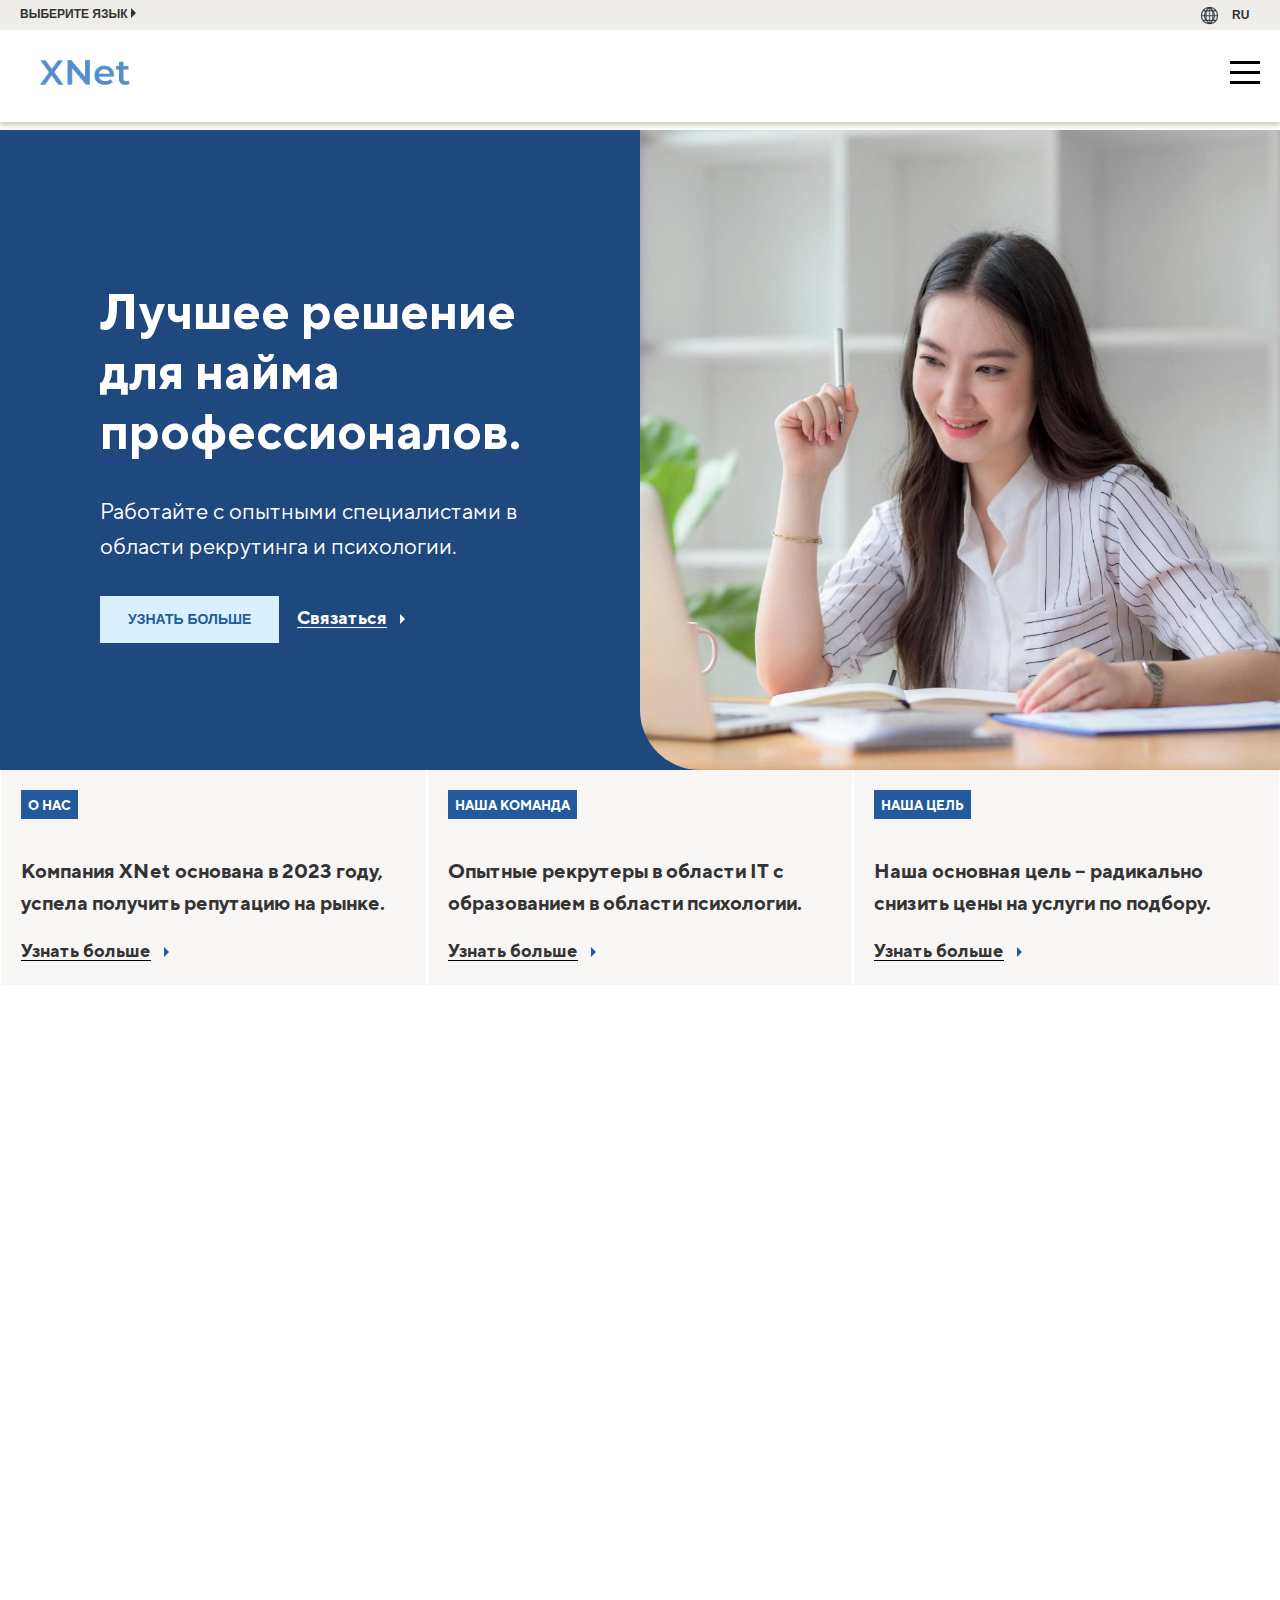
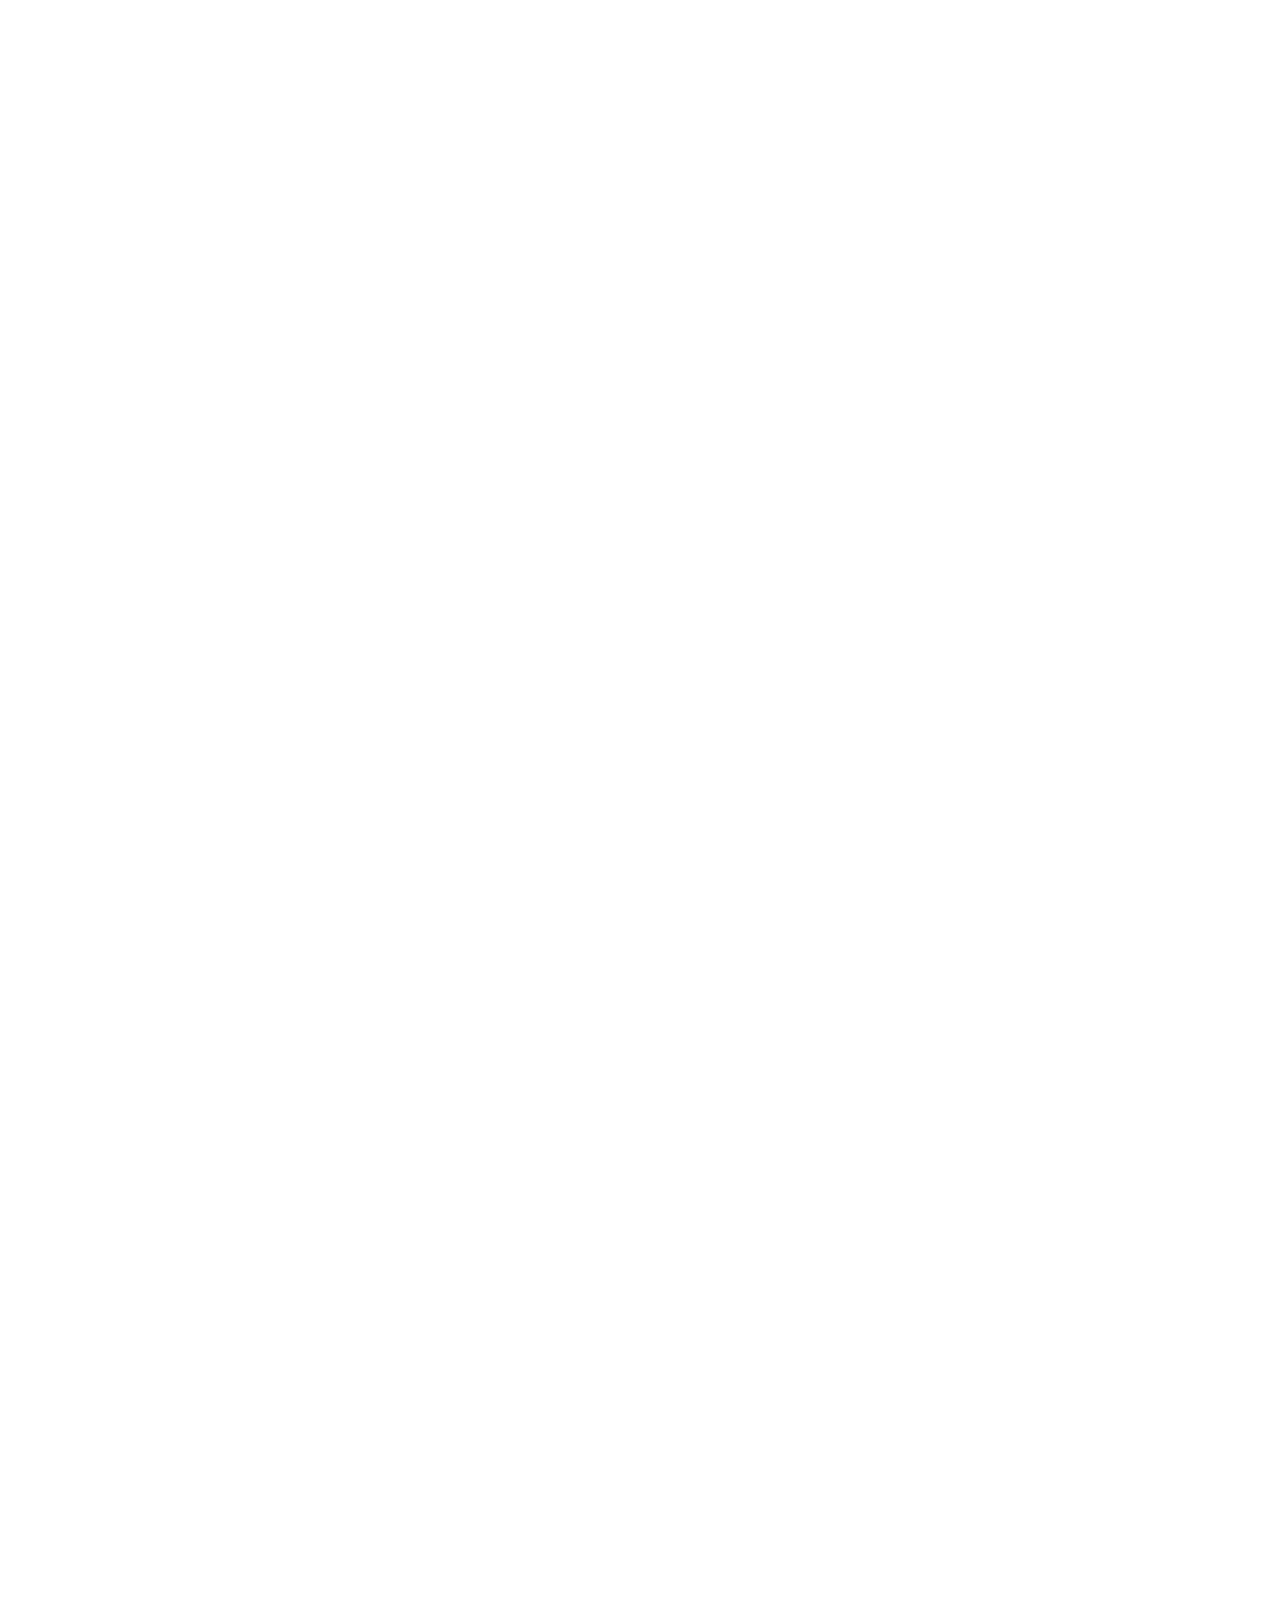
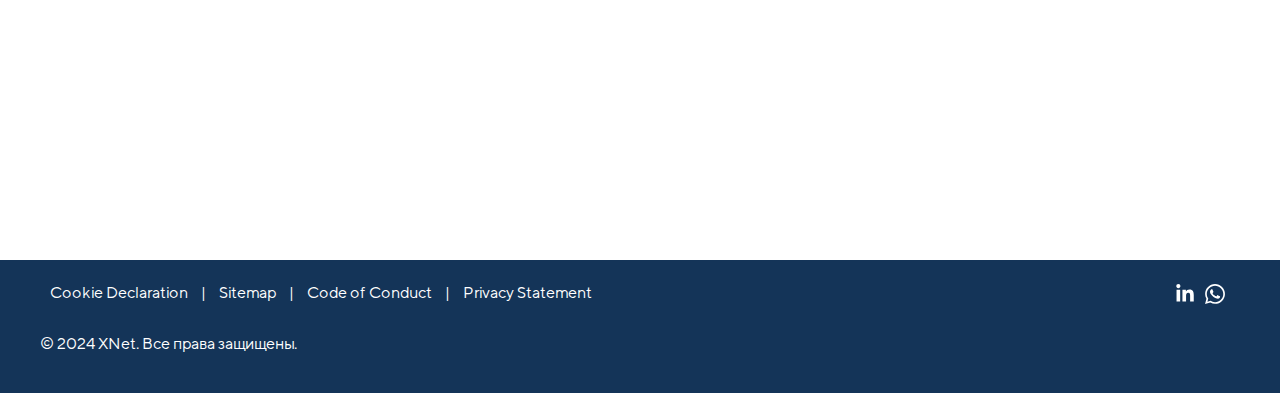
<file: index.html>
<!DOCTYPE html>
<html>
<head>
    <title>XNet</title>
    <!-- Ссылки на CSS и другие мета-теги -->
<link rel="stylesheet" href="style.css">
<link rel="icon" href="images/favicon.png" type="image/x-icon">
<link rel="stylesheet" href="https://cdn.jsdelivr.net/npm/aos@2.3.4/dist/aos.css">
<script src="https://cdn.jsdelivr.net/npm/aos@2.3.4/dist/aos.js"></script>
<meta name="viewport" content="width=device-width, initial-scale=1">
</head>
<body>
<header>     
     <div class="language-bar">
        <p id="language-text">
            ВЫБЕРИТЕ ЯЗЫК
             <svg width="5" height="10" viewBox="0 0 5 10">
                <path d="M 0 0 L 5 5 L 0 10 z" fill="#333"></path>
            </svg>
        </p>
        <img class="globe" src="images/globe.png">
        <select name="language" id="language-select">
            <option value="en">RU</option>
            <option value="fr">EN</option>
        </select>
    </div>
    <div class="top-content">
         <a href="index.html" class="logo-container">
                <img src="images/karma4.png" alt="Logo" class="logo" id="karma2">
                <img src="images/karma3.png" alt="Logo" class="logo" id="karma1">
        </a>
        <nav class="navbar">
            <a href="index.html" class="logo-container" id="logo_in">
                <img src="images/karma4.png" alt="Logo" class="logo" id="karma2">
                <img src="images/karma3.png" alt="Logo" class="logo" id="karma1">
            </a>
            <hr class="divider">
            <div class="nav-links">
                <a href="html/articles.html"">О XNet</a>
                <a href="#advantage">Написать на What's App</a>
                <a href="#advantage">Позвонить нам</a>
                <a href="#advantage">Заявка на подбор персонала</a>
              <a href="#contact" class="contact-us">Наши Контакты</a>
            </div>          
        </nav>
        <div class="hamburger-icon">
            <div class="line line1"></div>
            <div class="line line2"></div>
            <div class="line line3"></div>
        </div>   
    </div>        
</header>
<div class="split-screen">
    <div class="left-pane">
        <section id="hero">
            <h1>Лучшее решение<br> для найма <br>профессионалов.</h1>
            <p>Работайте с опытными специалистами в области рекрутинга и психологии.</p>
            <a href="#features" class="btn">УЗНАТЬ БОЛЬШЕ</a>
            <a href="#contact" class="btn_1">Связаться</a>
            <svg width="5" height="10" viewBox="0 0 5 10">
                    <path d="M 0 0 L 5 5 L 0 10 z" fill="white"></path>
            </svg>
        </section>
    </div>
    <div class="right-pane">
        <img src="images/woman.jpeg" alt="Описание изображения">
    </div>
</div>
<div class="section">
    <div class="block empty-block"></div>
    <div class="block"> 
        <h2>О НАС</h2>
        <p>Компания XNet основана в 2023 году, успела получить репутацию на рынке. </p>
        <a href="html/article_one.html">Узнать больше</a>
        <svg width="5" height="10" viewBox="0 0 5 10">
            <path d="M 0 0 L 5 5 L 0 10 z" fill="#225A9D"></path>
        </svg>
    </div>
    <div class="block">
        <h2>НАША КОМАНДА</h2>
        <p>Опытные рекрутеры в области IT с образованием в области психологии.
        </p>
        <a href="html/article_two.html">Узнать больше</a>
        <svg width="5" height="10" viewBox="0 0 5 10">
            <path d="M 0 0 L 5 5 L 0 10 z" fill="#225A9D"></path>
        </svg>
    </div>
    <div class="block">
        <h2>НАША ЦЕЛЬ</h2>
        <p>Наша основная цель – радикально снизить цены на услуги по подбору.</p>
        <a href="html/article_three.html">Узнать больше</a>
        <svg width="5" height="10" viewBox="0 0 5 10">
            <path d="M 0 0 L 5 5 L 0 10 z" fill="#225A9D"></path>
        </svg>
    </div>
    <div class="block empty-block"></div>
</div>


<div class="container" id="section_one" data-aos="fade-up">
    <div class="image-section">
        <img src="images/psycho.jpg" alt="Описание изображения">
    </div>
    <div class="text-section">
        <h1>ПРОФЕССИОНАЛЬНАЯ ПСИХОДИАГНОСТИКА КАНДИДАТОВ.</h1>
        <p>Мы используем уникальные методики оценки кандидатов для повышения вероятности их соответствия рассматриваемой должности. После завершения всех интервью заказчик получает:<br>
        - Список компетенций кандидата<br>
        - Психотип кандидата <br>
        - Темперамент кандидата<br>
        - Тип личности кандидата<br>
        - Уровень когнитивных способностей кандидата<br>
        - Тип референции кандидата<br>
        - Ориентацию кандидата на результат или процесс<br>
        - Мотивацию кандидата<br>
        - Общий вывод и рекомендации
        </p>
        <a href="html/hunting_procces.html" class="advantage-link">Процесс найма
        </a>
        <svg width="5" height="10" viewBox="0 0 5 10">
                <path d="M 0 0 L 5 5 L 0 10 z" fill="#000000"></path>
        </svg>
    </div>
</div>

<div class="video-banner" data-aos="fade-up">
    <video id="bannerVideo" class="video-banner-media" autoplay loop muted playsinline preload="auto">
        <source src="images/hads2.mp4" type="video/mp4">
        Your browser does not support the video tag.
    </video>
    <div class="video-banner-content">
        <h1>ИЩИТЕ РАБОТУ?</h1>
        <p>Сотрудничайте с профессионалами, мы поможем вам найти работу мечты. </p>
        <a href="#" class="video-banner-btn">НАЙТИ РАБОТУ</a>
    </div>
    <div class="video-banner-overlay"></div>
</div>

<section class="value-prop" data-aos="fade-up"> 
    <h2>Почему выбирают нас</h2>
    <div class="value-cards">
        <div class="card">
            <div class="card-top">
               <img src="images/hands.svg" alt="Insight">
            </div>
            <div class="card-bottom">   
                <h3>Гибкая ценовая политика</h3>
                <p>XNet предлагает уникальную модель ценообразования: вместо процента от оклада мы устанавливаем фиксированную стоимость за закрытие вакансии, делая процесс найма более доступным и прозрачным для клиентов.</p>
            </div>    
        </div>
        <div class="card">
            <div class="card-top">
                <img src="images/Hand_lamp.svg" alt="Partnership">
            </div>    
            <div class="card-bottom"> 
                <h3>Уникальны подход к оценке кандидатов</h3>
                <p>Мы используем передовые методы психодиагностики кандидатов, обеспечивая глубокий анализ их компетенций и личностных качеств для эффективного подбора персонала и удовлетворения потребностей работодателей.</p>
            </div>    
        </div>
        <div class="card">
            <div class="card-top">
                <img src="images/lamp.svg" alt="Opportunity">
            </div>
            <div class="card-bottom">
                <h3>Опытные рекрутеры</h3>
                <p>XNet команда опытных рекрутеров применяет передовые методы психодиагностики для тщательного подбора персонала, гарантируя высокое качество и эффективность процесса найма.</p>
            </div>
        </div>
    </div>
    <div class="btn_2_convert">
        <a href="" class="btn_2">Стоимость услуг и сроки</a>
    </div>
</section>


<footer>
    <div class="footer-content">
        
        <div class="footer-secondary">
        <nav class="footer-links">
            <a href="#">Cookie Declaration</a> |
            <a href="html/sitemap.html">Sitemap</a> |
            <a href="#">Code of Conduct</a> |
            <!-- Дополнительные ссылки -->
            <a href="#">Privacy Statement</a>
        </nav>  
        <div class="social-icons">
                <a href="#">
                    <svg xmlns="http://www.w3.org/2000/svg" viewBox="0 0 448 512"><path d="M100.28 448H7.4V148.9h92.88zM53.79 108.1C24.09 108.1 0 83.5 0 53.8a53.79 53.79 0 0 1 107.58 0c0 29.7-24.1 54.3-53.79 54.3zM447.9 448h-92.68V302.4c0-34.7-.7-79.2-48.29-79.2-48.29 0-55.69 37.7-55.69 76.7V448h-92.78V148.9h89.08v40.8h1.3c12.4-23.5 42.69-48.3 87.88-48.3 94 0 111.28 61.9 111.28 142.3V448z"></path></svg>
                </a>
                <a href="#">
                    <svg xmlns="http://www.w3.org/2000/svg" width="24" height="24" viewBox="0 0 24 24"><path d="M.057 24l1.687-6.163c-1.041-1.804-1.588-3.849-1.587-5.946.003-6.556 5.338-11.891 11.893-11.891 3.181.001 6.167 1.24 8.413 3.488 2.245 2.248 3.481 5.236 3.48 8.414-.003 6.557-5.338 11.892-11.893 11.892-1.99-.001-3.951-.5-5.688-1.448l-6.305 1.654zm6.597-3.807c1.676.995 3.276 1.591 5.392 1.592 5.448 0 9.886-4.434 9.889-9.885.002-5.462-4.415-9.89-9.881-9.892-5.452 0-9.887 4.434-9.889 9.884-.001 2.225.651 3.891 1.746 5.634l-.999 3.648 3.742-.981zm11.387-5.464c-.074-.124-.272-.198-.57-.347-.297-.149-1.758-.868-2.031-.967-.272-.099-.47-.149-.669.149-.198.297-.768.967-.941 1.165-.173.198-.347.223-.644.074-.297-.149-1.255-.462-2.39-1.475-.883-.788-1.48-1.761-1.653-2.059-.173-.297-.018-.458.13-.606.134-.133.297-.347.446-.521.151-.172.2-.296.3-.495.099-.198.05-.372-.025-.521-.075-.148-.669-1.611-.916-2.206-.242-.579-.487-.501-.669-.51l-.57-.01c-.198 0-.52.074-.792.372s-1.04 1.016-1.04 2.479 1.065 2.876 1.213 3.074c.149.198 2.095 3.2 5.076 4.487.709.306 1.263.489 1.694.626.712.226 1.36.194 1.872.118.571-.085 1.758-.719 2.006-1.413.248-.695.248-1.29.173-1.414z"/></svg>
                </a>
            </div>  
        </div>
        <p class="copyright">
                © 2024 XNet. Все права защищены.
            </p>
    </div>
</footer>

 <script src="js/scripts.js"></script>
<script>
    AOS.init({
    // Настройки, которые могут быть переопределены для каждого элемента с использованием атрибутов `data-aos-*`:
    offset: 200, // смещение (в пикселях) относительно оригинальной точки триггера
    delay: 40, // значения от 0 до 3000, с шагом 50ms
    duration: 500, // значения от 0 до 3000, с шагом 50ms
    easing: 'ease', // дефолтное упругость анимации
    once: false, // анимация должна срабатывать только один раз - при скроллинге вниз
    mirror: false, // должны ли элементы анимироваться при прокрутке вне видимости
    anchorPlacement: 'top-bottom', // определяет, какая часть элемента должна быть видна, чтобы триггерить анимацию
  });
</script>
     
 <script type="text/javascript">
     function togglePlay() {
    var video = document.getElementById("bannerVideo");
    if (video.paused) {
        video.play();
    } else {
        video.pause();
    }
}

// Получение элемента, который будет использоваться для запуска/остановки воспроизведения
var controlElement = document.getElementById("bannerVideo");

// Добавление обработчика событий для 'mousedown' и 'touchstart'
controlElement.addEventListener("mousedown", togglePlay);
controlElement.addEventListener("touchstart", togglePlay);

 </script>
</body>
</html>
</file>
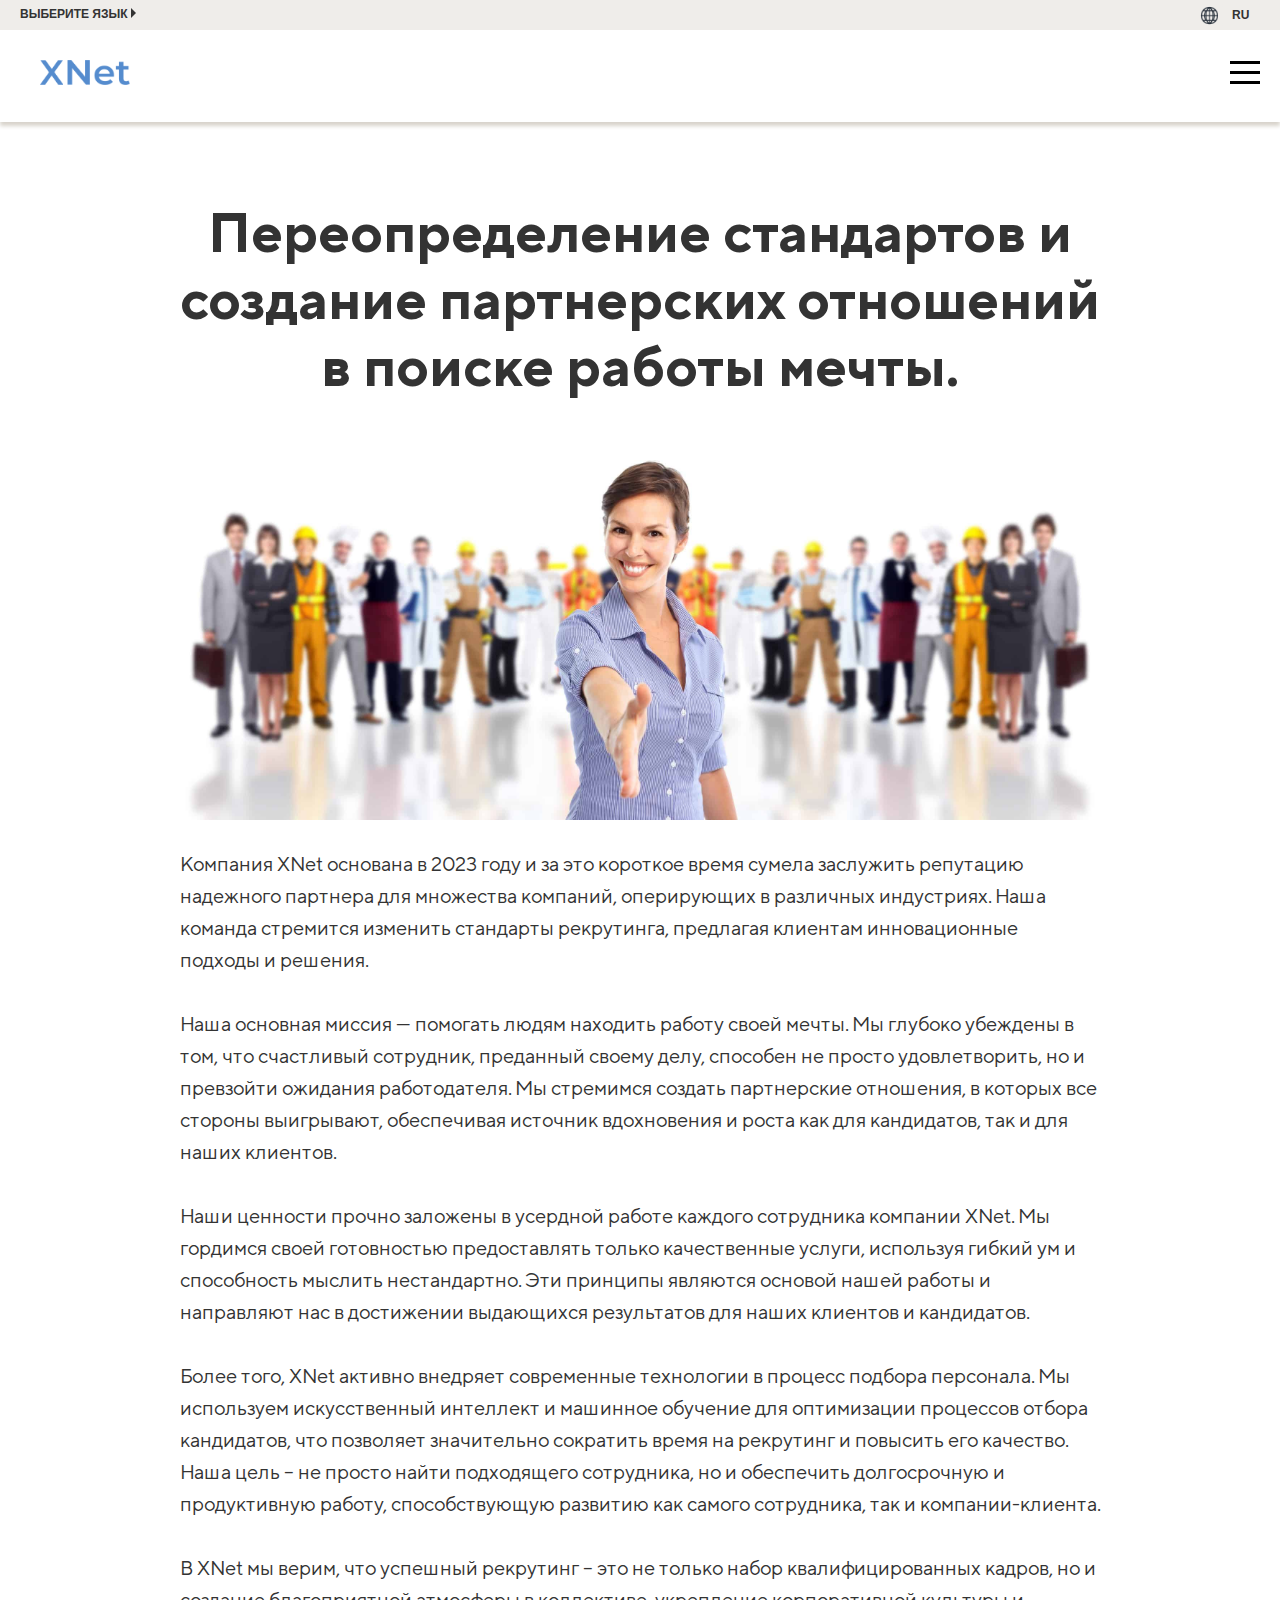
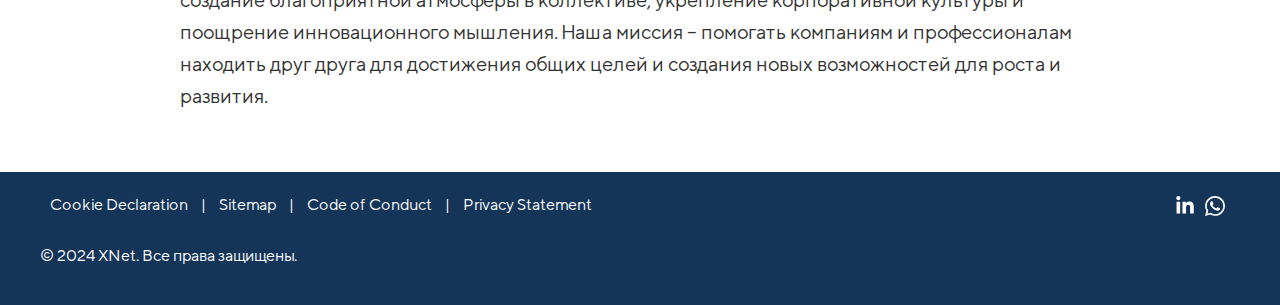
<file: html/article_one.html>
<!DOCTYPE html>
<html lang="ru">
<head>
    <meta charset="UTF-8">
    <meta name="viewport" content="width=device-width, initial-scale=1.0">
    <title>XNet | Переопределение стандартов и создание партнерских отношений в поиске работы мечты.</title>
    <link rel="stylesheet" href="../css/article_one.css">
    <link rel="icon" href="../images/favicon.png" type="image/x-icon">
</head>
<body>
    <header>     
     <div class="language-bar">
        <p id="language-text">
            ВЫБЕРИТЕ ЯЗЫК
             <svg width="5" height="10" viewBox="0 0 5 10">
                <path d="M 0 0 L 5 5 L 0 10 z" fill="#333"></path>
            </svg>
        </p>
        <img class="globe" src="../images/globe.png">
        <select name="language" id="language-select">
            <option value="en">RU</option>
            <option value="fr">EN</option>
        </select>
    </div>
    <div class="top-content">
        <a href="../index.html" class="logo-container">
                <img src="../images/karma4.png" alt="Logo" class="logo" id="karma2">
                <img src="../images/karma3.png" alt="Logo" class="logo" id="karma1">
        </a>
        <nav class="navbar">
            <a href="../index.html" class="logo-container" id="logo_in">
                <img src="../images/karma4.png" alt="Logo" class="logo" id="karma2">
                <img src="../images/karma3.png" alt="Logo" class="logo" id="karma1">
            </a>
            <hr class="divider">
            <div class="nav-links">
                <a href="../html/articles.html">О XNet</a>
                <a href="#advantage">Написать на What's App</a>
                <a href="#advantage">Позвонить нам</a>
                <a href="#advantage">Заявка на подбор персонала</a>
              <a href="#contact" class="contact-us">Наши Контакты</a>
            </div>          
        </nav>
        <div class="hamburger-icon">
            <div class="line line1"></div>
            <div class="line line2"></div>
            <div class="line line3"></div>
        </div>   
    </div>        
</header>


<main>
    <article>
        <h1>Переопределение стандартов и создание партнерских отношений в поиске работы мечты.</h1>
        <img class="img1" src="../images/img1.jpeg">
        <p>
            Компания XNet основана в 2023 году и за это короткое время сумела заслужить репутацию надежного партнера для множества компаний, оперирующих в различных индустриях. Наша команда стремится изменить стандарты рекрутинга, предлагая клиентам инновационные подходы и решения. <br><br>

            Наша основная миссия — помогать людям находить работу своей мечты. Мы глубоко убеждены в том, что счастливый сотрудник, преданный своему делу, способен не просто удовлетворить, но и превзойти ожидания работодателя. Мы стремимся создать партнерские отношения, в которых все стороны выигрывают, обеспечивая источник вдохновения и роста как для кандидатов, так и для наших клиентов.<br><br>

            Наши ценности прочно заложены в усердной работе каждого сотрудника компании XNet. Мы гордимся своей готовностью предоставлять только качественные услуги, используя гибкий ум и способность мыслить нестандартно. Эти принципы являются основой нашей работы и направляют нас в достижении выдающихся результатов для наших клиентов и кандидатов.<br><br>

            Более того, XNet активно внедряет современные технологии в процесс подбора персонала. Мы используем искусственный интеллект и машинное обучение для оптимизации процессов отбора кандидатов, что позволяет значительно сократить время на рекрутинг и повысить его качество. Наша цель – не просто найти подходящего сотрудника, но и обеспечить долгосрочную и продуктивную работу, способствующую развитию как самого сотрудника, так и компании-клиента.<br><br>

            В XNet мы верим, что успешный рекрутинг – это не только набор квалифицированных кадров, но и создание благоприятной атмосферы в коллективе, укрепление корпоративной культуры и поощрение инновационного мышления. Наша миссия – помогать компаниям и профессионалам находить друг друга для достижения общих целей и создания новых возможностей для роста и развития.
        </p>

    </article>
</main>
<footer>
    <div class="footer-content">
        
        <div class="footer-secondary">
        <nav class="footer-links">
            <a href="#">Cookie Declaration</a> |
            <a href="#">Sitemap</a> |
            <a href="#">Code of Conduct</a> |
            <!-- Дополнительные ссылки -->
            <a href="#">Privacy Statement</a>
        </nav>  
        <div class="social-icons">
                <a href="#">
                    <svg xmlns="http://www.w3.org/2000/svg" viewBox="0 0 448 512"><path d="M100.28 448H7.4V148.9h92.88zM53.79 108.1C24.09 108.1 0 83.5 0 53.8a53.79 53.79 0 0 1 107.58 0c0 29.7-24.1 54.3-53.79 54.3zM447.9 448h-92.68V302.4c0-34.7-.7-79.2-48.29-79.2-48.29 0-55.69 37.7-55.69 76.7V448h-92.78V148.9h89.08v40.8h1.3c12.4-23.5 42.69-48.3 87.88-48.3 94 0 111.28 61.9 111.28 142.3V448z"></path></svg>
                </a>
                <a href="#">
                    <svg xmlns="http://www.w3.org/2000/svg" width="24" height="24" viewBox="0 0 24 24"><path d="M.057 24l1.687-6.163c-1.041-1.804-1.588-3.849-1.587-5.946.003-6.556 5.338-11.891 11.893-11.891 3.181.001 6.167 1.24 8.413 3.488 2.245 2.248 3.481 5.236 3.48 8.414-.003 6.557-5.338 11.892-11.893 11.892-1.99-.001-3.951-.5-5.688-1.448l-6.305 1.654zm6.597-3.807c1.676.995 3.276 1.591 5.392 1.592 5.448 0 9.886-4.434 9.889-9.885.002-5.462-4.415-9.89-9.881-9.892-5.452 0-9.887 4.434-9.889 9.884-.001 2.225.651 3.891 1.746 5.634l-.999 3.648 3.742-.981zm11.387-5.464c-.074-.124-.272-.198-.57-.347-.297-.149-1.758-.868-2.031-.967-.272-.099-.47-.149-.669.149-.198.297-.768.967-.941 1.165-.173.198-.347.223-.644.074-.297-.149-1.255-.462-2.39-1.475-.883-.788-1.48-1.761-1.653-2.059-.173-.297-.018-.458.13-.606.134-.133.297-.347.446-.521.151-.172.2-.296.3-.495.099-.198.05-.372-.025-.521-.075-.148-.669-1.611-.916-2.206-.242-.579-.487-.501-.669-.51l-.57-.01c-.198 0-.52.074-.792.372s-1.04 1.016-1.04 2.479 1.065 2.876 1.213 3.074c.149.198 2.095 3.2 5.076 4.487.709.306 1.263.489 1.694.626.712.226 1.36.194 1.872.118.571-.085 1.758-.719 2.006-1.413.248-.695.248-1.29.173-1.414z"/></svg>
                </a>
            </div>  
        </div>
        <p class="copyright">
                © 2024 XNet. Все права защищены.
            </p>
    </div>
</footer>
<script src="../js/scripts.js"></script>
</body>
</html>
</file>
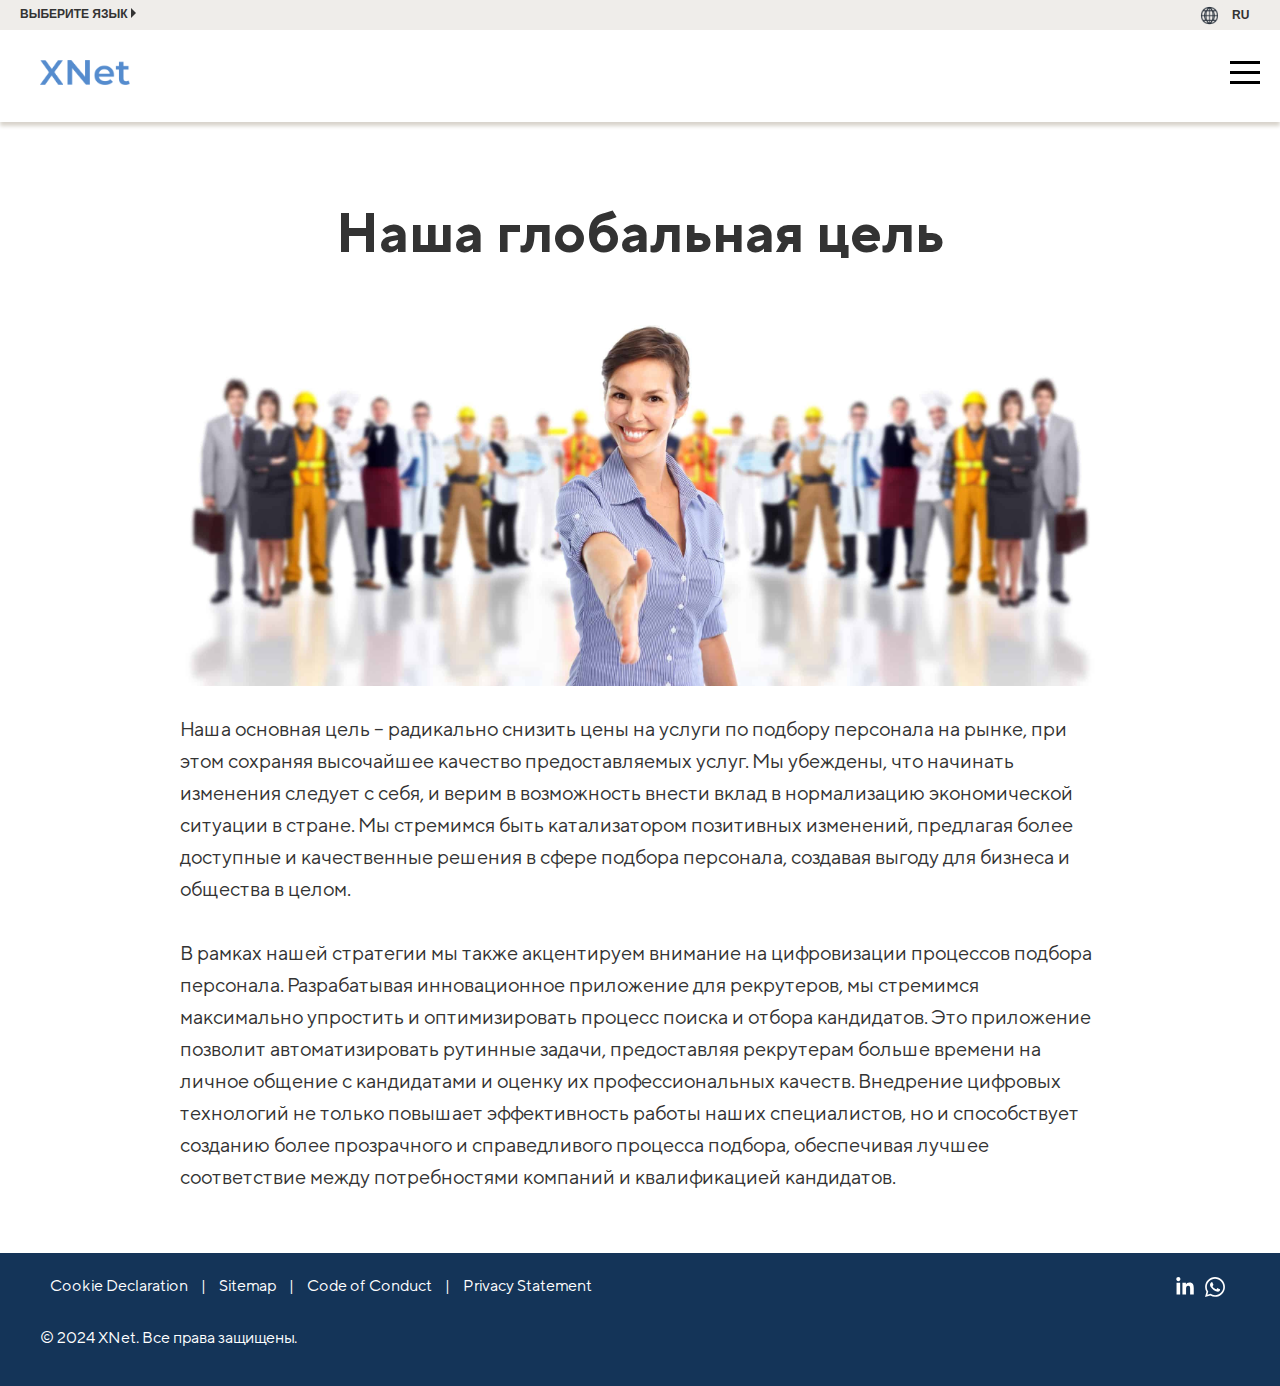
<file: html/article_three.html>
<!DOCTYPE html>
<html lang="ru">
<head>
    <meta charset="UTF-8">
    <meta name="viewport" content="width=device-width, initial-scale=1.0">
    <title>XNet | Переопределение стандартов и создание партнерских отношений в поиске работы мечты.</title>
    <link rel="stylesheet" href="../css/article_one.css">
    <link rel="icon" href="../images/favicon.png" type="image/x-icon">
</head>
<body>
    <header>     
     <div class="language-bar">
        <p id="language-text">
            ВЫБЕРИТЕ ЯЗЫК
             <svg width="5" height="10" viewBox="0 0 5 10">
                <path d="M 0 0 L 5 5 L 0 10 z" fill="#333"></path>
            </svg>
        </p>
        <img class="globe" src="../images/globe.png">
        <select name="language" id="language-select">
            <option value="en">RU</option>
            <option value="fr">EN</option>
        </select>
    </div>
    <div class="top-content">
        <a href="../index.html" class="logo-container">
                <img src="../images/karma4.png" alt="Logo" class="logo" id="karma2">
                <img src="../images/karma3.png" alt="Logo" class="logo" id="karma1">
        </a>
        <nav class="navbar">
            <a href="../index.html" class="logo-container" id="logo_in">
                <img src="../images/karma4.png" alt="Logo" class="logo" id="karma2">
                <img src="../images/karma3.png" alt="Logo" class="logo" id="karma1">
            </a>
            <hr class="divider">
            <div class="nav-links">
                <a href="../html/articles.html">О XNet</a>
                <a href="#advantage">Написать на What's App</a>
                <a href="#advantage">Позвонить нам</a>
                <a href="#advantage">Заявка на подбор персонала</a>
              <a href="#contact" class="contact-us">Наши Контакты</a>
            </div>          
        </nav>
        <div class="hamburger-icon">
            <div class="line line1"></div>
            <div class="line line2"></div>
            <div class="line line3"></div>
        </div>   
    </div>        
</header>


<main>
    <article>
        <h1>Наша глобальная цель</h1>
        <img class="img1" src="../images/img1.jpeg">
        <p>
            Наша основная цель – радикально снизить цены на услуги по подбору персонала на рынке, при этом сохраняя высочайшее качество предоставляемых услуг. Мы убеждены, что начинать изменения следует с себя, и верим в возможность внести вклад в нормализацию экономической ситуации в стране. Мы стремимся быть катализатором позитивных изменений, предлагая более доступные и качественные решения в сфере подбора персонала, создавая выгоду для бизнеса и общества в целом.<br><br>

            В рамках нашей стратегии мы также акцентируем внимание на цифровизации процессов подбора персонала. Разрабатывая инновационное приложение для рекрутеров, мы стремимся максимально упростить и оптимизировать процесс поиска и отбора кандидатов. Это приложение позволит автоматизировать рутинные задачи, предоставляя рекрутерам больше времени на личное общение с кандидатами и оценку их профессиональных качеств. Внедрение цифровых технологий не только повышает эффективность работы наших специалистов, но и способствует созданию более прозрачного и справедливого процесса подбора, обеспечивая лучшее соответствие между потребностями компаний и квалификацией кандидатов.
        </p>

    </article>
</main>
<footer>
    <div class="footer-content">
        
        <div class="footer-secondary">
        <nav class="footer-links">
            <a href="#">Cookie Declaration</a> |
            <a href="#">Sitemap</a> |
            <a href="#">Code of Conduct</a> |
            <!-- Дополнительные ссылки -->
            <a href="#">Privacy Statement</a>
        </nav>  
        <div class="social-icons">
                <a href="#">
                    <svg xmlns="http://www.w3.org/2000/svg" viewBox="0 0 448 512"><path d="M100.28 448H7.4V148.9h92.88zM53.79 108.1C24.09 108.1 0 83.5 0 53.8a53.79 53.79 0 0 1 107.58 0c0 29.7-24.1 54.3-53.79 54.3zM447.9 448h-92.68V302.4c0-34.7-.7-79.2-48.29-79.2-48.29 0-55.69 37.7-55.69 76.7V448h-92.78V148.9h89.08v40.8h1.3c12.4-23.5 42.69-48.3 87.88-48.3 94 0 111.28 61.9 111.28 142.3V448z"></path></svg>
                </a>
                <a href="#">
                    <svg xmlns="http://www.w3.org/2000/svg" width="24" height="24" viewBox="0 0 24 24"><path d="M.057 24l1.687-6.163c-1.041-1.804-1.588-3.849-1.587-5.946.003-6.556 5.338-11.891 11.893-11.891 3.181.001 6.167 1.24 8.413 3.488 2.245 2.248 3.481 5.236 3.48 8.414-.003 6.557-5.338 11.892-11.893 11.892-1.99-.001-3.951-.5-5.688-1.448l-6.305 1.654zm6.597-3.807c1.676.995 3.276 1.591 5.392 1.592 5.448 0 9.886-4.434 9.889-9.885.002-5.462-4.415-9.89-9.881-9.892-5.452 0-9.887 4.434-9.889 9.884-.001 2.225.651 3.891 1.746 5.634l-.999 3.648 3.742-.981zm11.387-5.464c-.074-.124-.272-.198-.57-.347-.297-.149-1.758-.868-2.031-.967-.272-.099-.47-.149-.669.149-.198.297-.768.967-.941 1.165-.173.198-.347.223-.644.074-.297-.149-1.255-.462-2.39-1.475-.883-.788-1.48-1.761-1.653-2.059-.173-.297-.018-.458.13-.606.134-.133.297-.347.446-.521.151-.172.2-.296.3-.495.099-.198.05-.372-.025-.521-.075-.148-.669-1.611-.916-2.206-.242-.579-.487-.501-.669-.51l-.57-.01c-.198 0-.52.074-.792.372s-1.04 1.016-1.04 2.479 1.065 2.876 1.213 3.074c.149.198 2.095 3.2 5.076 4.487.709.306 1.263.489 1.694.626.712.226 1.36.194 1.872.118.571-.085 1.758-.719 2.006-1.413.248-.695.248-1.29.173-1.414z"/></svg>
                </a>
            </div>  
        </div>
        <p class="copyright">
                © 2024 XNet. Все права защищены.
            </p>
    </div>
</footer>
<script src="../js/scripts.js"></script>
</body>
</html>
</file>
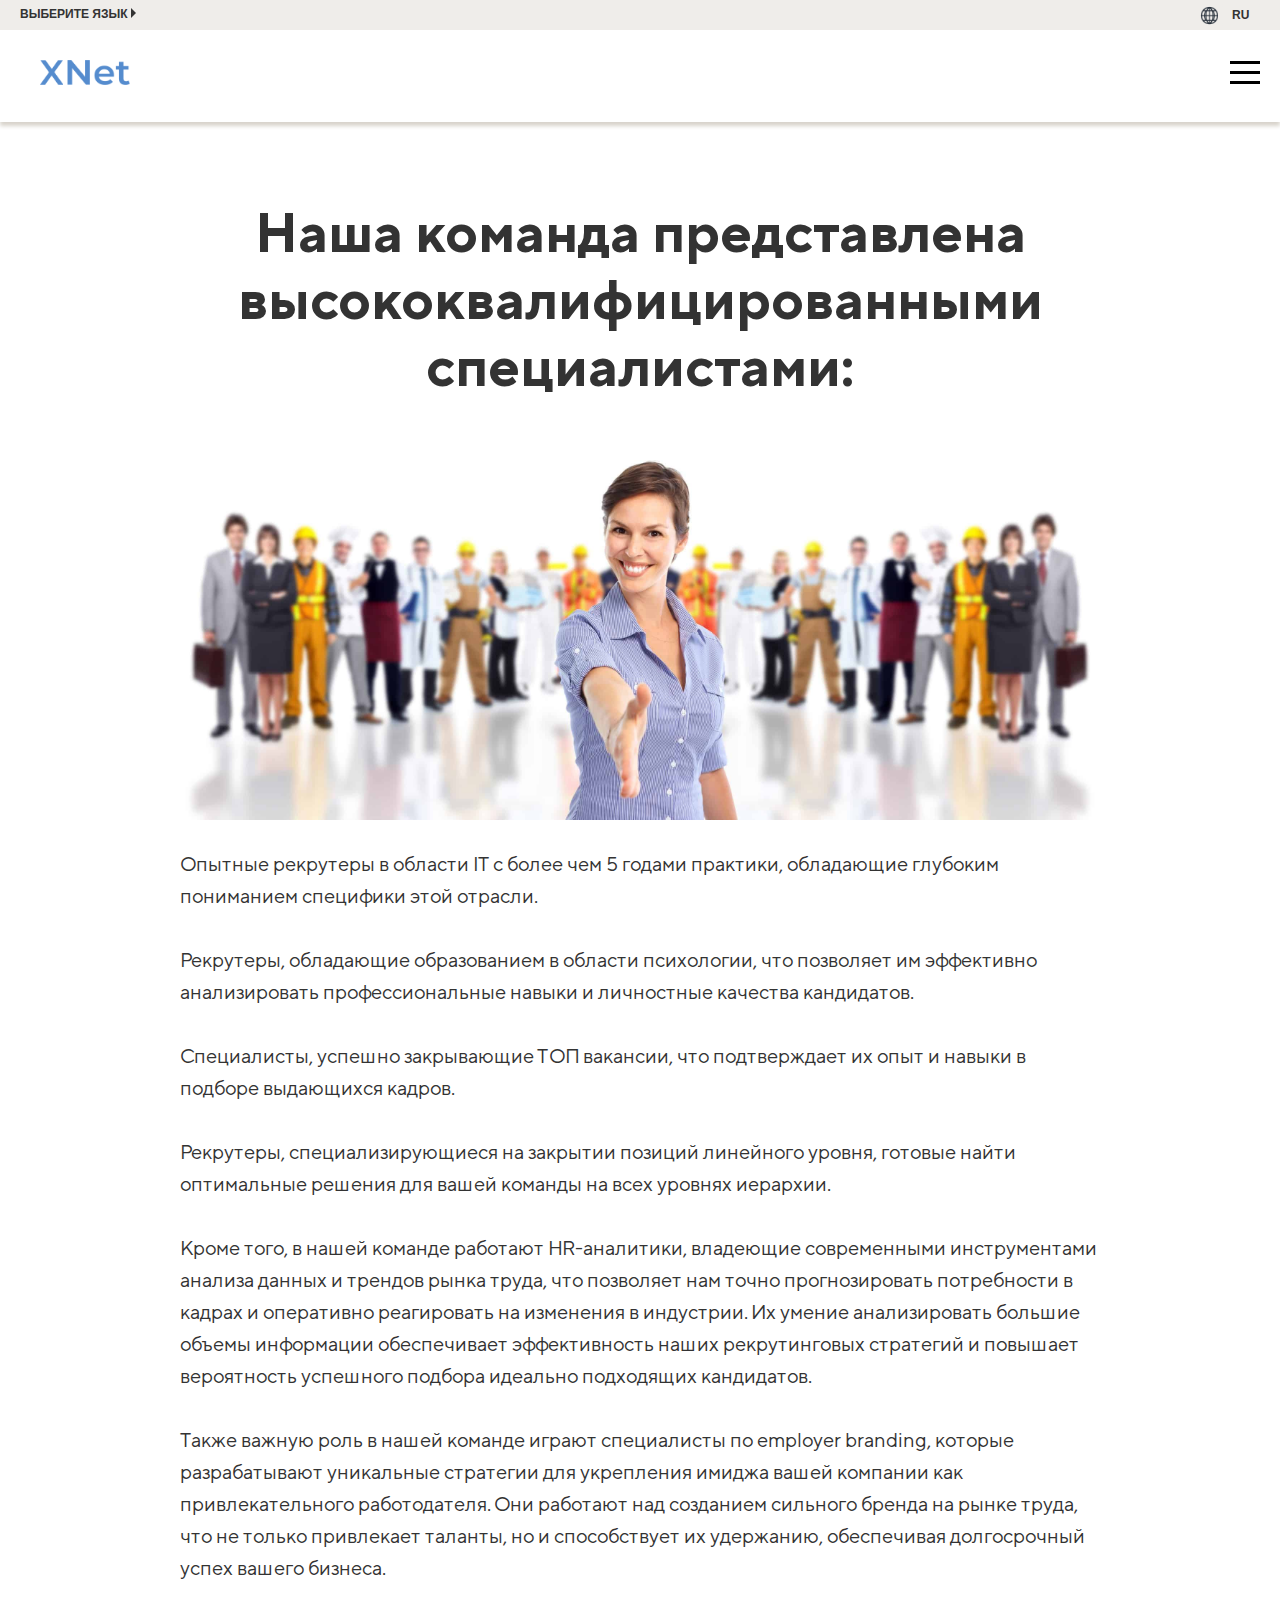
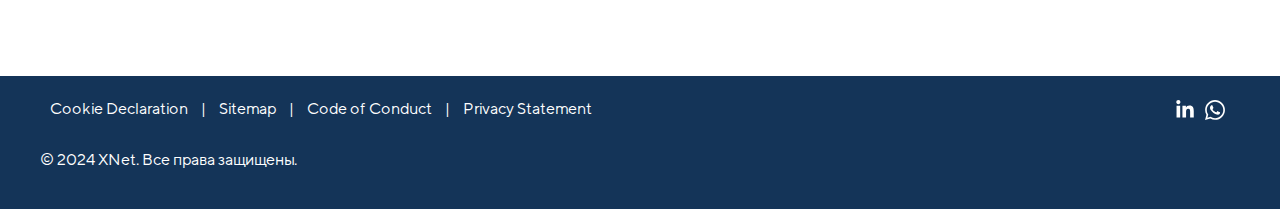
<file: html/article_two.html>
<!DOCTYPE html>
<html lang="ru">
<head>
    <meta charset="UTF-8">
    <meta name="viewport" content="width=device-width, initial-scale=1.0">
    <title>XNet | Переопределение стандартов и создание партнерских отношений в поиске работы мечты.</title>
    <link rel="stylesheet" href="../css/article_one.css">
    <link rel="icon" href="../images/favicon.png" type="image/x-icon">
</head>
<body>
    <header>     
     <div class="language-bar">
        <p id="language-text">
            ВЫБЕРИТЕ ЯЗЫК
             <svg width="5" height="10" viewBox="0 0 5 10">
                <path d="M 0 0 L 5 5 L 0 10 z" fill="#333"></path>
            </svg>
        </p>
        <img class="globe" src="../images/globe.png">
        <select name="language" id="language-select">
            <option value="en">RU</option>
            <option value="fr">EN</option>
        </select>
    </div>
    <div class="top-content">
        <a href="../index.html" class="logo-container">
                <img src="../images/karma4.png" alt="Logo" class="logo" id="karma2">
                <img src="../images/karma3.png" alt="Logo" class="logo" id="karma1">
        </a>
        <nav class="navbar">
            <a href="../index.html" class="logo-container" id="logo_in">
                <img src="../images/karma4.png" alt="Logo" class="logo" id="karma2">
                <img src="../images/karma3.png" alt="Logo" class="logo" id="karma1">
            </a>
            <hr class="divider">
            <div class="nav-links">
                <a href="../html/articles.html">О XNet</a>
                <a href="#advantage">Написать на What's App</a>
                <a href="#advantage">Позвонить нам</a>
                <a href="#advantage">Заявка на подбор персонала</a>
              <a href="#contact" class="contact-us">Наши Контакты</a>
            </div>          
        </nav>
        <div class="hamburger-icon">
            <div class="line line1"></div>
            <div class="line line2"></div>
            <div class="line line3"></div>
        </div>   
    </div>        
</header>


<main>
    <article>
        <h1>Наша команда представлена высококвалифицированными специалистами:</h1>
        <img class="img1" src="../images/img1.jpeg">
        <p>
            Опытные рекрутеры в области IT с более чем 5 годами практики, обладающие глубоким пониманием специфики этой отрасли.<br><br>

            Рекрутеры, обладающие образованием в области психологии, что позволяет им эффективно анализировать профессиональные навыки и личностные качества кандидатов.<br><br>

            Специалисты, успешно закрывающие ТОП вакансии, что подтверждает их опыт и навыки в подборе выдающихся кадров.<br><br>

            Рекрутеры, специализирующиеся на закрытии позиций линейного уровня, готовые найти оптимальные решения для вашей команды на всех уровнях иерархии. <br><br>

            Кроме того, в нашей команде работают HR-аналитики, владеющие современными инструментами анализа данных и трендов рынка труда, что позволяет нам точно прогнозировать потребности в кадрах и оперативно реагировать на изменения в индустрии. Их умение анализировать большие объемы информации обеспечивает эффективность наших рекрутинговых стратегий и повышает вероятность успешного подбора идеально подходящих кандидатов.<br><br>

            Также важную роль в нашей команде играют специалисты по employer branding, которые разрабатывают уникальные стратегии для укрепления имиджа вашей компании как привлекательного работодателя. Они работают над созданием сильного бренда на рынке труда, что не только привлекает таланты, но и способствует их удержанию, обеспечивая долгосрочный успех вашего бизнеса.<br><br>
        </p>

    </article>
</main>
<footer>
    <div class="footer-content">
        
        <div class="footer-secondary">
        <nav class="footer-links">
            <a href="#">Cookie Declaration</a> |
            <a href="#">Sitemap</a> |
            <a href="#">Code of Conduct</a> |
            <!-- Дополнительные ссылки -->
            <a href="#">Privacy Statement</a>
        </nav>  
        <div class="social-icons">
                <a href="#">
                    <svg xmlns="http://www.w3.org/2000/svg" viewBox="0 0 448 512"><path d="M100.28 448H7.4V148.9h92.88zM53.79 108.1C24.09 108.1 0 83.5 0 53.8a53.79 53.79 0 0 1 107.58 0c0 29.7-24.1 54.3-53.79 54.3zM447.9 448h-92.68V302.4c0-34.7-.7-79.2-48.29-79.2-48.29 0-55.69 37.7-55.69 76.7V448h-92.78V148.9h89.08v40.8h1.3c12.4-23.5 42.69-48.3 87.88-48.3 94 0 111.28 61.9 111.28 142.3V448z"></path></svg>
                </a>
                <a href="#">
                    <svg xmlns="http://www.w3.org/2000/svg" width="24" height="24" viewBox="0 0 24 24"><path d="M.057 24l1.687-6.163c-1.041-1.804-1.588-3.849-1.587-5.946.003-6.556 5.338-11.891 11.893-11.891 3.181.001 6.167 1.24 8.413 3.488 2.245 2.248 3.481 5.236 3.48 8.414-.003 6.557-5.338 11.892-11.893 11.892-1.99-.001-3.951-.5-5.688-1.448l-6.305 1.654zm6.597-3.807c1.676.995 3.276 1.591 5.392 1.592 5.448 0 9.886-4.434 9.889-9.885.002-5.462-4.415-9.89-9.881-9.892-5.452 0-9.887 4.434-9.889 9.884-.001 2.225.651 3.891 1.746 5.634l-.999 3.648 3.742-.981zm11.387-5.464c-.074-.124-.272-.198-.57-.347-.297-.149-1.758-.868-2.031-.967-.272-.099-.47-.149-.669.149-.198.297-.768.967-.941 1.165-.173.198-.347.223-.644.074-.297-.149-1.255-.462-2.39-1.475-.883-.788-1.48-1.761-1.653-2.059-.173-.297-.018-.458.13-.606.134-.133.297-.347.446-.521.151-.172.2-.296.3-.495.099-.198.05-.372-.025-.521-.075-.148-.669-1.611-.916-2.206-.242-.579-.487-.501-.669-.51l-.57-.01c-.198 0-.52.074-.792.372s-1.04 1.016-1.04 2.479 1.065 2.876 1.213 3.074c.149.198 2.095 3.2 5.076 4.487.709.306 1.263.489 1.694.626.712.226 1.36.194 1.872.118.571-.085 1.758-.719 2.006-1.413.248-.695.248-1.29.173-1.414z"/></svg>
                </a>
            </div>  
        </div>
        <p class="copyright">
                © 2024 XNet. Все права защищены.
            </p>
    </div>
</footer>
<script src="../js/scripts.js"></script>
</body>
</html>
</file>
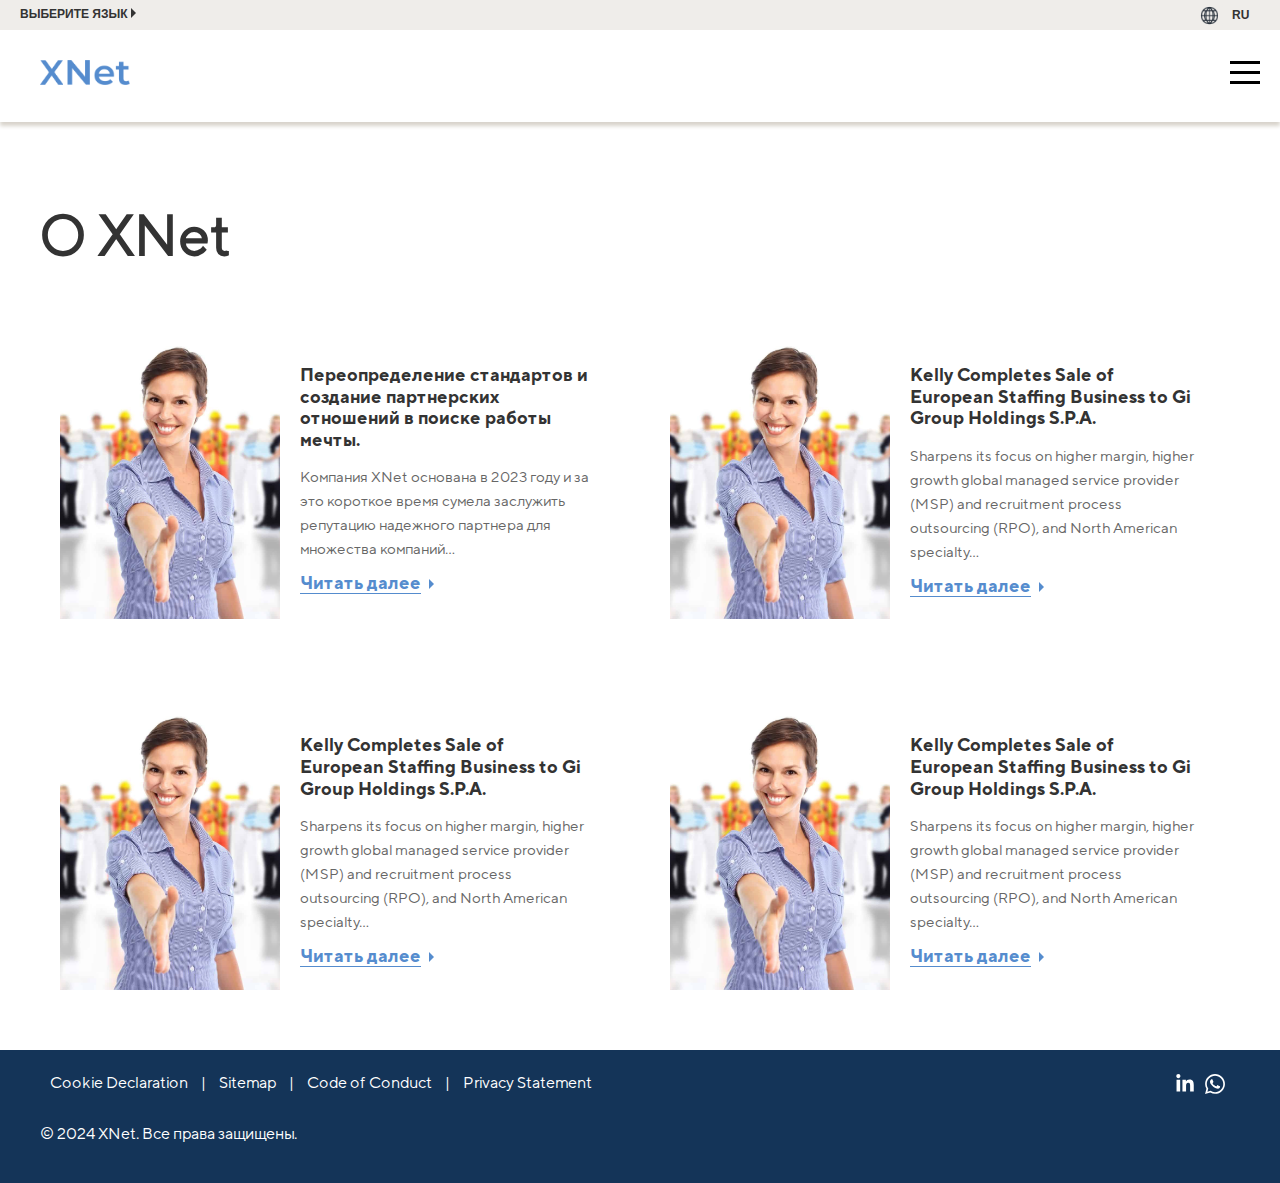
<file: html/articles.html>
<!DOCTYPE html>
<html lang="ru">
<head>
    <meta charset="UTF-8">
    <meta name="viewport" content="width=device-width, initial-scale=1.0">
    <title>XNet | Переопределение стандартов и создание партнерских отношений в поиске работы мечты.</title>
    <link rel="stylesheet" href="../css/articles.css">
    <link rel="icon" href="../images/favicon.png" type="image/x-icon">
</head>
<body>
    <header>     
     <div class="language-bar">
        <p id="language-text">
            ВЫБЕРИТЕ ЯЗЫК
             <svg width="5" height="10" viewBox="0 0 5 10">
                <path d="M 0 0 L 5 5 L 0 10 z" fill="#333"></path>
            </svg>
        </p>
        <img class="globe" src="../images/globe.png">
        <select name="language" id="language-select">
            <option value="en">RU</option>
            <option value="fr">EN</option>
        </select>
    </div>
    <div class="top-content">
         <a href="../index.html" class="logo-container">
                <img src="../images/karma4.png" alt="Logo" class="logo" id="karma2">
                <img src="../images/karma3.png" alt="Logo" class="logo" id="karma1">
        </a>
        <nav class="navbar">
            <a href="../index.html" class="logo-container" id="logo_in">
                <img src="../images/karma4.png" alt="Logo" class="logo" id="karma2">
                <img src="../images/karma3.png" alt="Logo" class="logo" id="karma1">
            </a>
            <hr class="divider">
            <div class="nav-links">
                <a href="../html/articles.html">О XNet</a>
                <a href="#advantage">Написать на What's App</a>
                <a href="#advantage">Позвонить нам</a>
                <a href="#advantage">Заявка на подбор персонала</a>
              <a href="#contact" class="contact-us">Наши Контакты</a>
            </div>          
        </nav>
        <div class="hamburger-icon">
            <div class="line line1"></div>
            <div class="line line2"></div>
            <div class="line line3"></div>
        </div>   
    </div>        
</header>
<div class="container">
    <div class="head">
        <h1>О XNet</h1>
    </div>
    <main class="news-grid">
        <div class="news-item">
            <img src="../images/img1.jpeg" alt="News Image">
            <div class="news-content">
                <h2>Переопределение стандартов и создание партнерских отношений в поиске работы мечты.</h2>
                <p>Компания XNet основана в 2023 году и за это короткое время сумела заслужить репутацию надежного партнера для множества компаний...</p>
                 <a href="../html/article_one.html">Читать далее</a>
                <svg width="5" height="10" viewBox="0 0 5 10">
                        <path d="M 0 0 L 5 5 L 0 10 z" fill="#225A9D;"></path>
                </svg>
            </div>
        </div>
        <div class="news-item">
            <img src="../images/img1.jpeg" alt="News Image">
            <div class="news-content">
                <h2>Kelly Completes Sale of European Staffing Business to Gi Group Holdings S.P.A.</h2>
                <p>Sharpens its focus on higher margin, higher growth global managed service provider (MSP) and recruitment process outsourcing (RPO), and North American specialty...</p>
                <a href="#">Читать далее</a>
                <svg width="5" height="10" viewBox="0 0 5 10">
                        <path d="M 0 0 L 5 5 L 0 10 z" fill="#225A9D;"></path>
                </svg>
            </div>
        </div>
        <div class="news-item">
            <img src="../images/img1.jpeg" alt="News Image">
            <div class="news-content">
                <h2>Kelly Completes Sale of European Staffing Business to Gi Group Holdings S.P.A.</h2>
                <p>Sharpens its focus on higher margin, higher growth global managed service provider (MSP) and recruitment process outsourcing (RPO), and North American specialty...</p>
                 <a href="#">Читать далее</a>
                <svg width="5" height="10" viewBox="0 0 5 10">
                        <path d="M 0 0 L 5 5 L 0 10 z" fill="#225A9D;"></path>
                </svg>
            </div>
        </div>
        <div class="news-item">
            <img src="../images/img1.jpeg" alt="News Image">
            <div class="news-content">
                <h2>Kelly Completes Sale of European Staffing Business to Gi Group Holdings S.P.A.</h2>
                <p>Sharpens its focus on higher margin, higher growth global managed service provider (MSP) and recruitment process outsourcing (RPO), and North American specialty...</p>
                 <a href="#">Читать далее</a>
                <svg width="5" height="10" viewBox="0 0 5 10">
                        <path d="M 0 0 L 5 5 L 0 10 z" fill="#225A9D;"></path>
                </svg>
            </div>
        </div>
        <!-- Повторяйте блок .news-item для каждой новости -->
    </main>
</div>

<footer>
    <div class="footer-content">
        
        <div class="footer-secondary">
        <nav class="footer-links">
            <a href="#">Cookie Declaration</a> |
            <a href="#">Sitemap</a> |
            <a href="#">Code of Conduct</a> |
            <!-- Дополнительные ссылки -->
            <a href="#">Privacy Statement</a>
        </nav>  
        <div class="social-icons">
                <a href="#">
                    <svg xmlns="http://www.w3.org/2000/svg" viewBox="0 0 448 512"><path d="M100.28 448H7.4V148.9h92.88zM53.79 108.1C24.09 108.1 0 83.5 0 53.8a53.79 53.79 0 0 1 107.58 0c0 29.7-24.1 54.3-53.79 54.3zM447.9 448h-92.68V302.4c0-34.7-.7-79.2-48.29-79.2-48.29 0-55.69 37.7-55.69 76.7V448h-92.78V148.9h89.08v40.8h1.3c12.4-23.5 42.69-48.3 87.88-48.3 94 0 111.28 61.9 111.28 142.3V448z"></path></svg>
                </a>
                <a href="#">
                    <svg xmlns="http://www.w3.org/2000/svg" width="24" height="24" viewBox="0 0 24 24"><path d="M.057 24l1.687-6.163c-1.041-1.804-1.588-3.849-1.587-5.946.003-6.556 5.338-11.891 11.893-11.891 3.181.001 6.167 1.24 8.413 3.488 2.245 2.248 3.481 5.236 3.48 8.414-.003 6.557-5.338 11.892-11.893 11.892-1.99-.001-3.951-.5-5.688-1.448l-6.305 1.654zm6.597-3.807c1.676.995 3.276 1.591 5.392 1.592 5.448 0 9.886-4.434 9.889-9.885.002-5.462-4.415-9.89-9.881-9.892-5.452 0-9.887 4.434-9.889 9.884-.001 2.225.651 3.891 1.746 5.634l-.999 3.648 3.742-.981zm11.387-5.464c-.074-.124-.272-.198-.57-.347-.297-.149-1.758-.868-2.031-.967-.272-.099-.47-.149-.669.149-.198.297-.768.967-.941 1.165-.173.198-.347.223-.644.074-.297-.149-1.255-.462-2.39-1.475-.883-.788-1.48-1.761-1.653-2.059-.173-.297-.018-.458.13-.606.134-.133.297-.347.446-.521.151-.172.2-.296.3-.495.099-.198.05-.372-.025-.521-.075-.148-.669-1.611-.916-2.206-.242-.579-.487-.501-.669-.51l-.57-.01c-.198 0-.52.074-.792.372s-1.04 1.016-1.04 2.479 1.065 2.876 1.213 3.074c.149.198 2.095 3.2 5.076 4.487.709.306 1.263.489 1.694.626.712.226 1.36.194 1.872.118.571-.085 1.758-.719 2.006-1.413.248-.695.248-1.29.173-1.414z"/></svg>
                </a>
            </div>  
        </div>
        <p class="copyright">
                © 2024 XNet. Все права защищены.
            </p>
    </div>
</footer>

    
<script src="../js/scripts.js"></script>
</body>
</html>
</file>
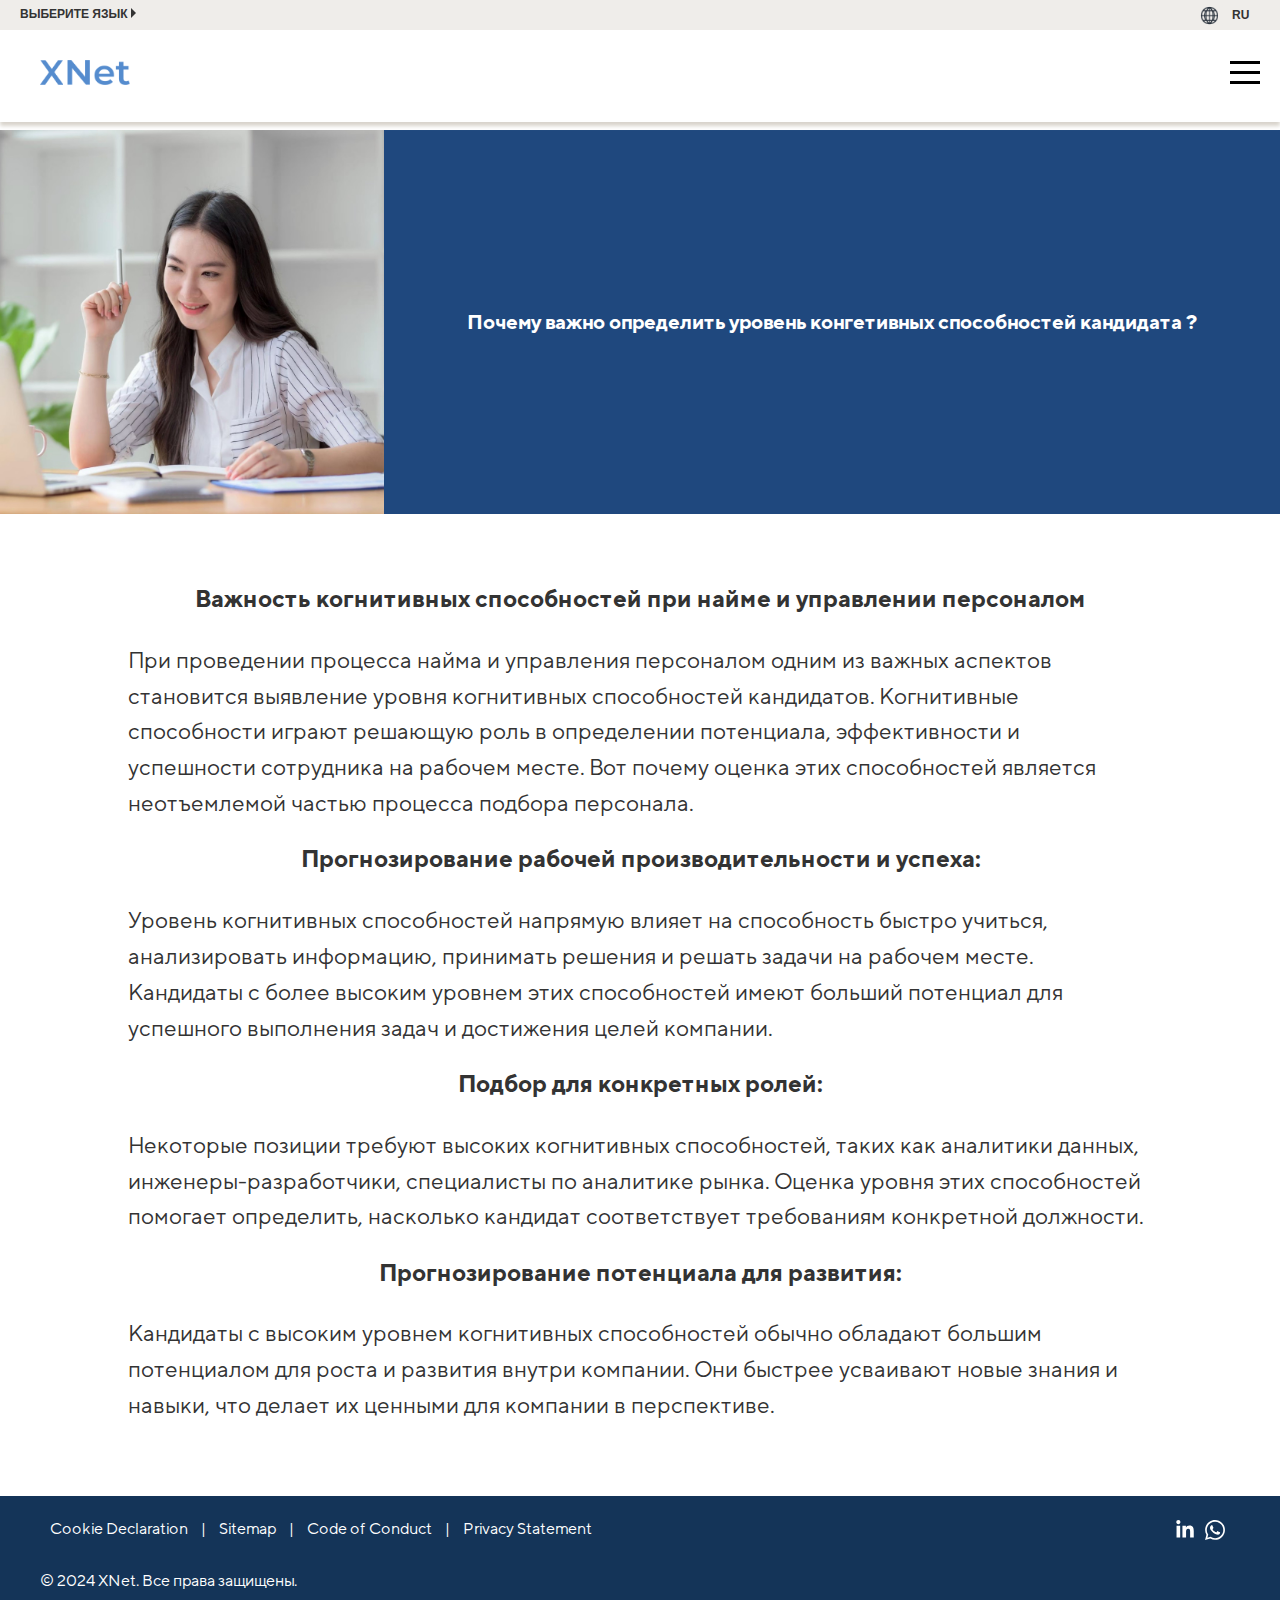
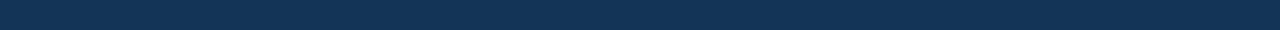
<file: html/cognetive.html>
<!DOCTYPE html>
<html lang="ru">
<head>
    <meta charset="UTF-8">
    <meta name="viewport" content="width=device-width, initial-scale=1.0">
    <title>XNet | Переопределение стандартов и создание партнерских отношений в поиске работы мечты.</title>
    <link rel="stylesheet" href="../css/psychology_articles.css">
    <link rel="icon" href="../images/favicon.png" type="image/x-icon">
</head>
<body>
<header>     
     <div class="language-bar">
        <p id="language-text">
            ВЫБЕРИТЕ ЯЗЫК
             <svg width="5" height="10" viewBox="0 0 5 10">
                <path d="M 0 0 L 5 5 L 0 10 z" fill="#333"></path>
            </svg>
        </p>
        <img class="globe" src="../images/globe.png">
        <select name="language" id="language-select">
            <option value="en">RU</option>
            <option value="fr">EN</option>
        </select>
    </div>
    <div class="top-content">
         <a href="../index.html" class="logo-container">
                <img src="../images/karma4.png" alt="Logo" class="logo" id="karma2">
                <img src="../images/karma3.png" alt="Logo" class="logo" id="karma1">
        </a>
        <nav class="navbar">
            <a href="../index.html" class="logo-container" id="logo_in">
                <img src="../images/karma4.png" alt="Logo" class="logo" id="karma2">
                <img src="../images/karma3.png" alt="Logo" class="logo" id="karma1">
            </a>
            <hr class="divider">
            <div class="nav-links">
                <a href="../html/articles.html">О XNet</a>
                <a href="#advantage">Написать на What's App</a>
                <a href="#advantage">Позвонить нам</a>
                <a href="#advantage">Заявка на подбор персонала</a>
              <a href="#contact" class="contact-us">Наши Контакты</a>
            </div>          
        </nav>
        <div class="hamburger-icon">
            <div class="line line1"></div>
            <div class="line line2"></div>
            <div class="line line3"></div>
        </div>   
    </div>        
</header>
<div class="container">
  <div class="image-side"></div>
  <div class="text-side">
    <h1>Почему важно определить уровень конгетивных способностей кандидата ? </h1>
  </div>
</div>
<div class="text-block">
<h2>Важность когнитивных способностей при найме и управлении персоналом</h1>

    <p>При проведении процесса найма и управления персоналом одним из важных аспектов становится выявление уровня когнитивных способностей кандидатов. Когнитивные способности играют решающую роль в определении потенциала, эффективности и успешности сотрудника на рабочем месте. Вот почему оценка этих способностей является неотъемлемой частью процесса подбора персонала.</p>

    <h2>Прогнозирование рабочей производительности и успеха:</h2>
    <p>Уровень когнитивных способностей напрямую влияет на способность быстро учиться, анализировать информацию, принимать решения и решать задачи на рабочем месте. Кандидаты с более высоким уровнем этих способностей имеют больший потенциал для успешного выполнения задач и достижения целей компании.</p>

    <h2>Подбор для конкретных ролей:</h2>
    <p>Некоторые позиции требуют высоких когнитивных способностей, таких как аналитики данных, инженеры-разработчики, специалисты по аналитике рынка. Оценка уровня этих способностей помогает определить, насколько кандидат соответствует требованиям конкретной должности.</p>

    <h2>Прогнозирование потенциала для развития:</h2>
    <p>Кандидаты с высоким уровнем когнитивных способностей обычно обладают большим потенциалом для роста и развития внутри компании. Они быстрее усваивают новые знания и навыки, что делает их ценными для компании в перспективе.</p>
</body>

</div>



<footer>
    <div class="footer-content">
        
        <div class="footer-secondary">
        <nav class="footer-links">
            <a href="#">Cookie Declaration</a> |
            <a href="#">Sitemap</a> |
            <a href="#">Code of Conduct</a> |
            <!-- Дополнительные ссылки -->
            <a href="#">Privacy Statement</a>
        </nav>  
        <div class="social-icons">
                <a href="#">
                    <svg xmlns="http://www.w3.org/2000/svg" viewBox="0 0 448 512"><path d="M100.28 448H7.4V148.9h92.88zM53.79 108.1C24.09 108.1 0 83.5 0 53.8a53.79 53.79 0 0 1 107.58 0c0 29.7-24.1 54.3-53.79 54.3zM447.9 448h-92.68V302.4c0-34.7-.7-79.2-48.29-79.2-48.29 0-55.69 37.7-55.69 76.7V448h-92.78V148.9h89.08v40.8h1.3c12.4-23.5 42.69-48.3 87.88-48.3 94 0 111.28 61.9 111.28 142.3V448z"></path></svg>
                </a>
                <a href="#">
                    <svg xmlns="http://www.w3.org/2000/svg" width="24" height="24" viewBox="0 0 24 24"><path d="M.057 24l1.687-6.163c-1.041-1.804-1.588-3.849-1.587-5.946.003-6.556 5.338-11.891 11.893-11.891 3.181.001 6.167 1.24 8.413 3.488 2.245 2.248 3.481 5.236 3.48 8.414-.003 6.557-5.338 11.892-11.893 11.892-1.99-.001-3.951-.5-5.688-1.448l-6.305 1.654zm6.597-3.807c1.676.995 3.276 1.591 5.392 1.592 5.448 0 9.886-4.434 9.889-9.885.002-5.462-4.415-9.89-9.881-9.892-5.452 0-9.887 4.434-9.889 9.884-.001 2.225.651 3.891 1.746 5.634l-.999 3.648 3.742-.981zm11.387-5.464c-.074-.124-.272-.198-.57-.347-.297-.149-1.758-.868-2.031-.967-.272-.099-.47-.149-.669.149-.198.297-.768.967-.941 1.165-.173.198-.347.223-.644.074-.297-.149-1.255-.462-2.39-1.475-.883-.788-1.48-1.761-1.653-2.059-.173-.297-.018-.458.13-.606.134-.133.297-.347.446-.521.151-.172.2-.296.3-.495.099-.198.05-.372-.025-.521-.075-.148-.669-1.611-.916-2.206-.242-.579-.487-.501-.669-.51l-.57-.01c-.198 0-.52.074-.792.372s-1.04 1.016-1.04 2.479 1.065 2.876 1.213 3.074c.149.198 2.095 3.2 5.076 4.487.709.306 1.263.489 1.694.626.712.226 1.36.194 1.872.118.571-.085 1.758-.719 2.006-1.413.248-.695.248-1.29.173-1.414z"/></svg>
                </a>
            </div>  
        </div>
        <p class="copyright">
                © 2024 XNet. Все права защищены.
            </p>
    </div>
</footer>

    
<script src="../js/scripts.js"></script>
</body>
</html>
</file>
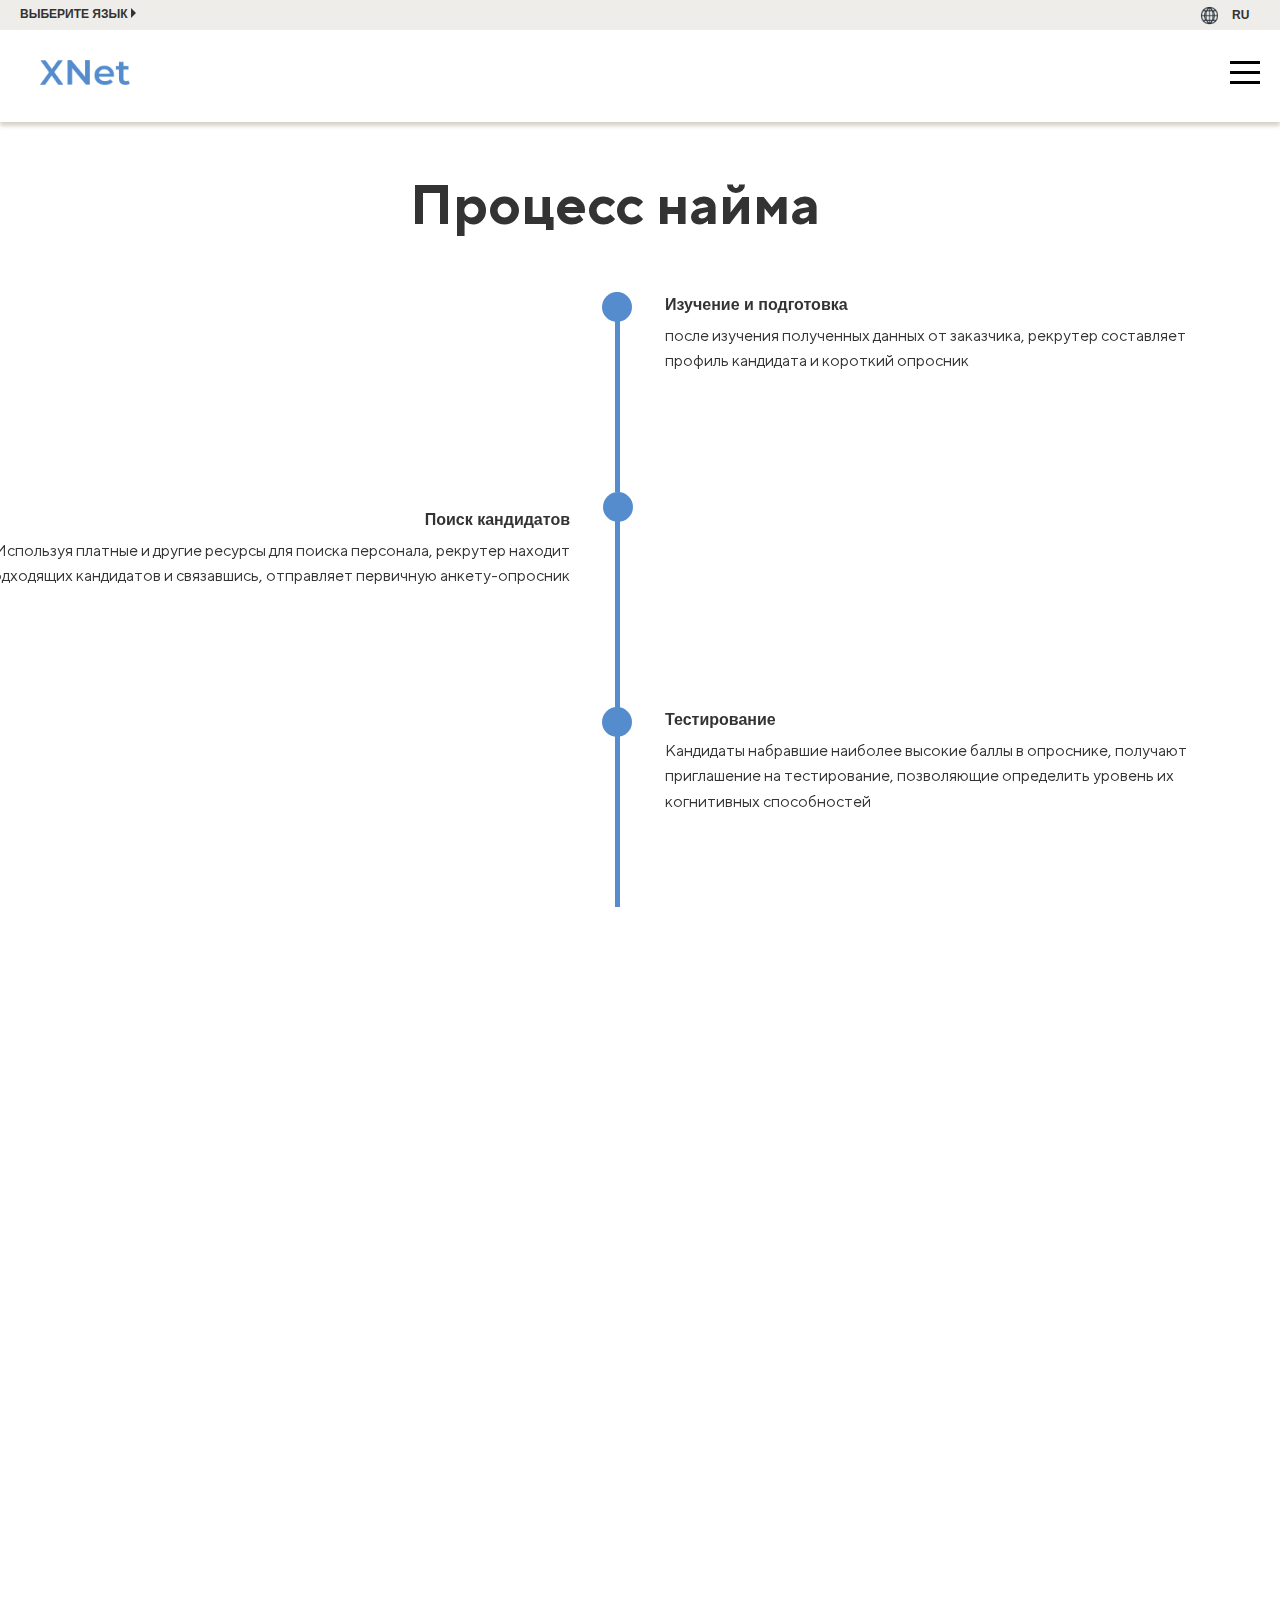
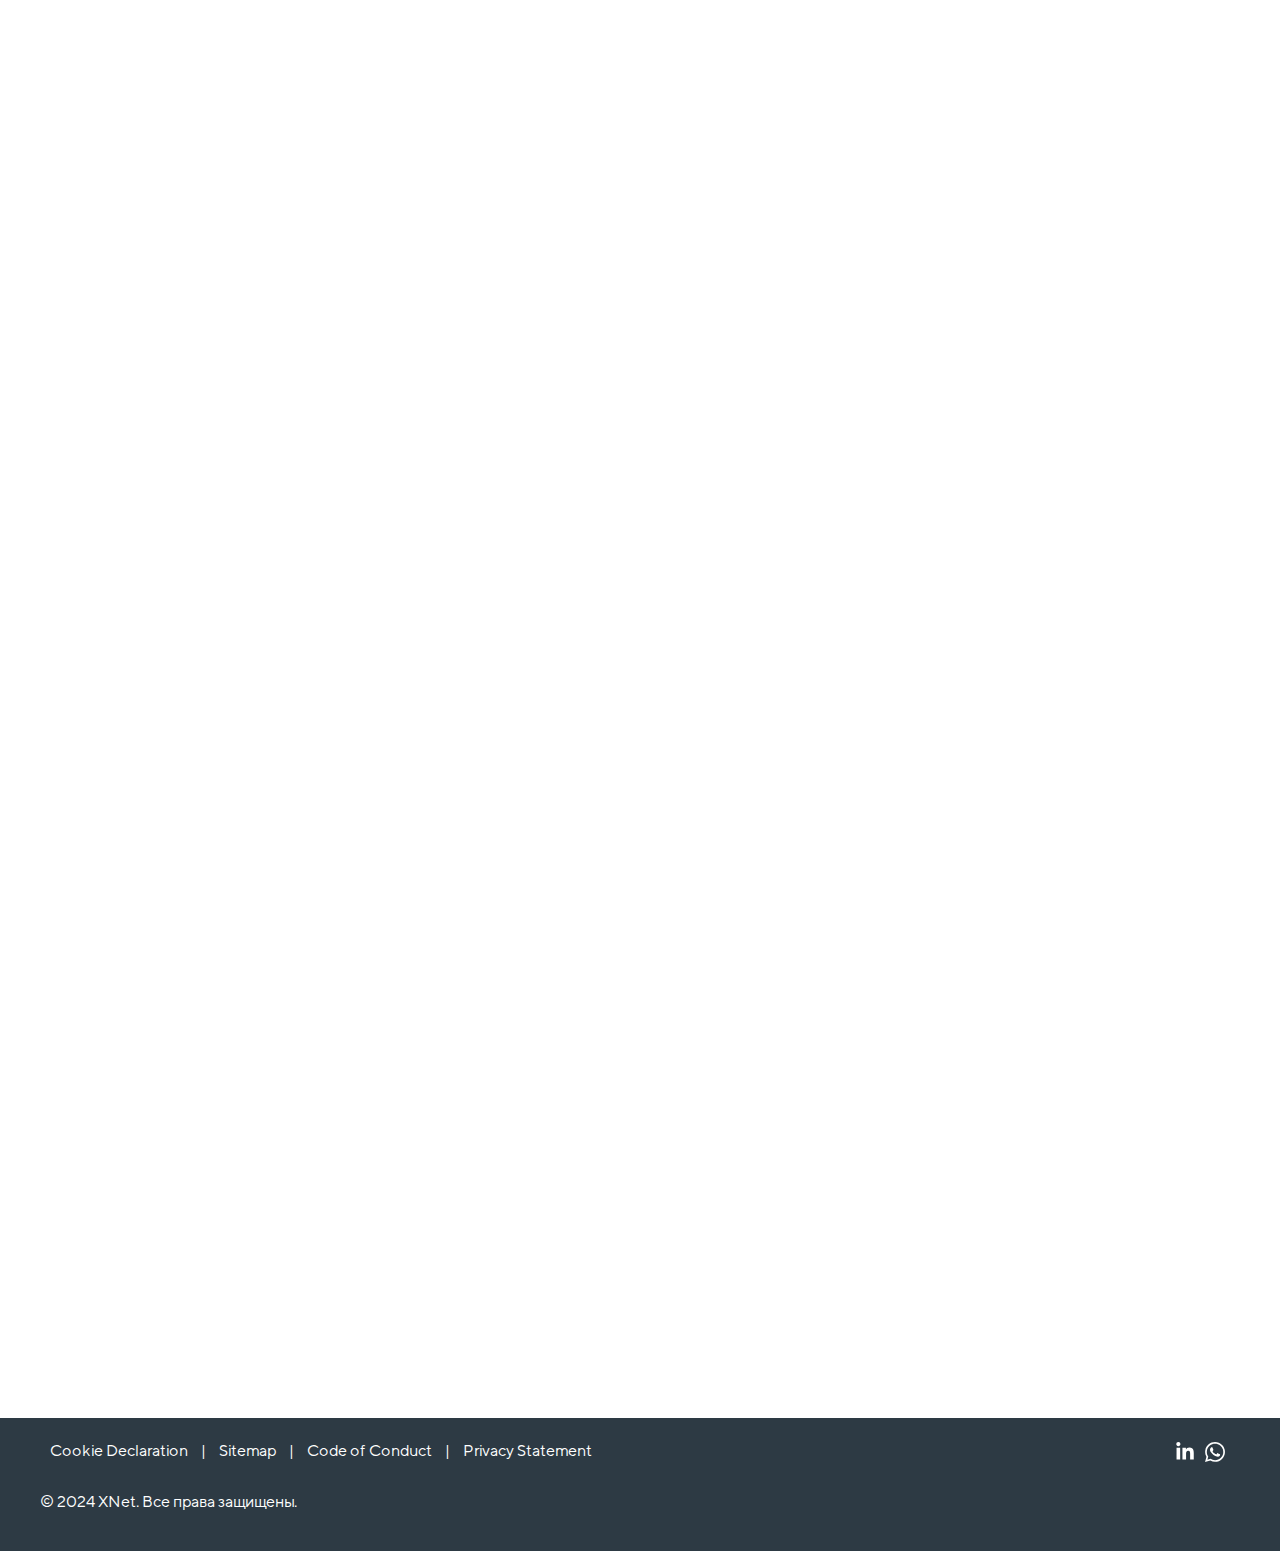
<file: html/hunting_procces.html>
<!DOCTYPE html>
<html lang="ru">
<head>
    <meta charset="UTF-8">
    <meta name="viewport" content="width=device-width, initial-scale=1.0">
    <title>XNet | Переопределение стандартов и создание партнерских отношений в поиске работы мечты.</title>
    <link rel="stylesheet" href="../css/hunting_proccess.css">
    <link rel="icon" href="../images/favicon.png" type="image/x-icon">
    <link href="https://unpkg.com/aos@2.3.1/dist/aos.css" rel="stylesheet">
    <link href="https://cdn.jsdelivr.net/npm/aos@2.3.4/dist/aos.css" rel="stylesheet">
</head>
<body>
    <header>     
     <div class="language-bar">
        <p id="language-text">
            ВЫБЕРИТЕ ЯЗЫК
             <svg width="5" height="10" viewBox="0 0 5 10">
                <path d="M 0 0 L 5 5 L 0 10 z" fill="#333"></path>
            </svg>
        </p>
        <img class="globe" src="../images/globe.png">
        <select name="language" id="language-select">
            <option value="en">RU</option>
            <option value="fr">EN</option>
        </select>
    </div>
    <div class="top-content">
        <a href="../index.html" class="logo-container">
                <img src="../images/karma4.png" alt="Logo" class="logo" id="karma2">
                <img src="../images/karma3.png" alt="Logo" class="logo" id="karma1">
        </a>
        <nav class="navbar">
            <a href="../index.html" class="logo-container" id="logo_in">
                <img src="../images/karma4.png" alt="Logo" class="logo" id="karma2">
                <img src="../images/karma3.png" alt="Logo" class="logo" id="karma1">
            </a>
            <hr class="divider">
            <div class="nav-links">
                <a href="../html/articles.html">О XNet</a>
                <a href="#advantage">Написать на What's App</a>
                <a href="#advantage">Позвонить нам</a>
                <a href="#advantage">Заявка на подбор персонала</a>
              <a href="#contact" class="contact-us">Наши Контакты</a>
            </div>          
        </nav>
        <div class="hamburger-icon">
            <div class="line line1"></div>
            <div class="line line2"></div>
            <div class="line line3"></div>
        </div>   
    </div>        
</header>
<main class="history" >
    <h1>Процесс найма</h1>
<div class="timeline" data-aos="fade-up">
  <div class="entry">
    <div class="left-space"></div>
    <div class="date-and-text">
      <div class="date">Изучение и подготовка</div>
      <div class="text">после изучения полученных данных от заказчика, рекрутер составляет профиль кандидата и короткий опросник </div>
    </div>
  </div>
</div>
<div class="timeline-mirror" data-aos="fade-up">
  <div class="entry-mirror">
    <div class="text-date-container">
      <div class="date-left">Поиск кандидатов</div>
      <div class="text-left">Используя платные и другие ресурсы для поиска персонала, рекрутер находит подходящих кандидатов и связавшись, отправляет первичную анкету-опросник </div>
    </div>
    <div class="right-space-mirror">
        <div class="date-left">Поиск кандидатов</div>
      <div class="text-left">Используя платные и другие ресурсы для поиска персонала, рекрутер находит подходящих кандидатов и связавшись, отправляет первичную анкету-опросник </div>
    </div>
  </div>
</div>
<div class="timeline" data-aos="fade-up">
  <div class="entry">
    <div class="left-space"></div>
    <div class="date-and-text">
      <div class="date">Тестирование</div>
      <div class="text">Кандидаты набравшие наиболее высокие баллы в опроснике, получают приглашение на тестирование, позволяющие определить уровень их когнитивных способностей</div>
    </div>
  </div>
</div>
<div class="timeline-mirror" data-aos="fade-up">
  <div class="entry-mirror">
    <div class="text-date-container">
      <div class="date-left">Интервью</div>
      <div class="text-left">Кандидаты, прошедшие тест, проходят интервью с психологом-рекрутером, который оценивает их психотип, компетенции и мотивацию.</div>
    </div>
    <div class="right-space-mirror">
        <div class="date-left">Интервью</div>
        <div class="text-left">Кандидаты, прошедшие тест, проходят интервью с психологом-рекрутером, который оценивает их психотип, компетенции и мотивацию.</div>
    </div>
  </div>
</div>
<div class="timeline" data-aos="fade-up">
  <div class="entry">
    <div class="left-space"></div>
    <div class="date-and-text">
      <div class="date">Для топ-менеджера</div>
      <div class="text">Для кандидатов на должность топ-менеджера предусмотрено тестирование для определения IQ, EQ, типа личности и уровня спирали по методике Грейвза</div>
    </div>
  </div>
</div>
<div class="timeline-mirror" data-aos="fade-up">
  <div class="entry-mirror">
    <div class="text-date-container">
      <div class="date-left">Рекомендация</div>
      <div class="text-left">Прошедшие все виды тестирований и интервью кандидаты, будут рекомендованы заказчику.</div>
    </div>
    <div class="right-space-mirror">
        <div class="date-left">Рекомендация</div>
        <div class="text-left">Прошедшие все виды тестирований и интервью кандидаты, будут рекомендованы заказчику.</div>
    </div>
  </div>
</div>
<div class="timeline" data-aos="fade-up">
  <div class="entry">
    <div class="left-space"></div>
    <div class="date-and-text">
      <div class="date">Описание профиля</div>
      <div class="text">Рекрутер направляет заказчику подробное описание профиля кандидата, включающее рекомендации по мотивации к хорошей работе, оценку способностей и талантов кандидата</div>
    </div>
  </div>
</div>
</main>
<div class="split-screen" data-aos="fade-up">
     <div class="right-pane">
        <img src="../images/woman.jpeg" alt="Описание изображения">
    </div>
    <div class="left-pane">
        <section id="hero">
            <h1>Психология формирует<br> эффективность в работе</h1>
            <p>Каким образом человеческая психология влияет на работу в компании? Это важное вопрос, поскольку эмоциональное состояние, мотивация и межличностные отношения сотрудников могут существенно повлиять на их производительность и результативность в организации.</p>
            <a href="../html/psychology_articles.html" class="btn">УЗНАТЬ БОЛЬШЕ</a>
            <a href="#contact" class="btn_1">Связаться</a>
            <svg width="5" height="10" viewBox="0 0 5 10">
                    <path d="M 0 0 L 5 5 L 0 10 z" fill="white"></path>
            </svg>
        </section>
    </div>
</div>

<footer>
    <div class="footer-content">
        
        <div class="footer-secondary">
        <nav class="footer-links">
            <a href="#">Cookie Declaration</a> |
            <a href="#">Sitemap</a> |
            <a href="#">Code of Conduct</a> |
            <!-- Дополнительные ссылки -->
            <a href="#">Privacy Statement</a>
        </nav>  
        <div class="social-icons">
                <a href="#">
                    <svg xmlns="http://www.w3.org/2000/svg" viewBox="0 0 448 512"><path d="M100.28 448H7.4V148.9h92.88zM53.79 108.1C24.09 108.1 0 83.5 0 53.8a53.79 53.79 0 0 1 107.58 0c0 29.7-24.1 54.3-53.79 54.3zM447.9 448h-92.68V302.4c0-34.7-.7-79.2-48.29-79.2-48.29 0-55.69 37.7-55.69 76.7V448h-92.78V148.9h89.08v40.8h1.3c12.4-23.5 42.69-48.3 87.88-48.3 94 0 111.28 61.9 111.28 142.3V448z"></path></svg>
                </a>
                <a href="#">
                    <svg xmlns="http://www.w3.org/2000/svg" width="24" height="24" viewBox="0 0 24 24"><path d="M.057 24l1.687-6.163c-1.041-1.804-1.588-3.849-1.587-5.946.003-6.556 5.338-11.891 11.893-11.891 3.181.001 6.167 1.24 8.413 3.488 2.245 2.248 3.481 5.236 3.48 8.414-.003 6.557-5.338 11.892-11.893 11.892-1.99-.001-3.951-.5-5.688-1.448l-6.305 1.654zm6.597-3.807c1.676.995 3.276 1.591 5.392 1.592 5.448 0 9.886-4.434 9.889-9.885.002-5.462-4.415-9.89-9.881-9.892-5.452 0-9.887 4.434-9.889 9.884-.001 2.225.651 3.891 1.746 5.634l-.999 3.648 3.742-.981zm11.387-5.464c-.074-.124-.272-.198-.57-.347-.297-.149-1.758-.868-2.031-.967-.272-.099-.47-.149-.669.149-.198.297-.768.967-.941 1.165-.173.198-.347.223-.644.074-.297-.149-1.255-.462-2.39-1.475-.883-.788-1.48-1.761-1.653-2.059-.173-.297-.018-.458.13-.606.134-.133.297-.347.446-.521.151-.172.2-.296.3-.495.099-.198.05-.372-.025-.521-.075-.148-.669-1.611-.916-2.206-.242-.579-.487-.501-.669-.51l-.57-.01c-.198 0-.52.074-.792.372s-1.04 1.016-1.04 2.479 1.065 2.876 1.213 3.074c.149.198 2.095 3.2 5.076 4.487.709.306 1.263.489 1.694.626.712.226 1.36.194 1.872.118.571-.085 1.758-.719 2.006-1.413.248-.695.248-1.29.173-1.414z"/></svg>
                </a>
            </div>  
        </div>
        <p class="copyright">
                © 2024 XNet. Все права защищены.
            </p>
    </div>
</footer>
<script src="../js/scripts.js"></script>
 <script src="https://cdn.jsdelivr.net/npm/aos@2.3.4/dist/aos.js"></script>
<script>
  AOS.init({
    // Настройки, которые могут быть переопределены для каждого элемента с использованием атрибутов `data-aos-*`:
    offset: 200, // смещение (в пикселях) относительно оригинальной точки триггера
    delay: 40, // значения от 0 до 3000, с шагом 50ms
    duration: 500, // значения от 0 до 3000, с шагом 50ms
    easing: 'ease', // дефолтное упругость анимации
    once: false, // анимация должна срабатывать только один раз - при скроллинге вниз
    mirror: false, // должны ли элементы анимироваться при прокрутке вне видимости
    anchorPlacement: 'top-bottom', // определяет, какая часть элемента должна быть видна, чтобы триггерить анимацию
  });
</script>
</body>
</html>
</file>
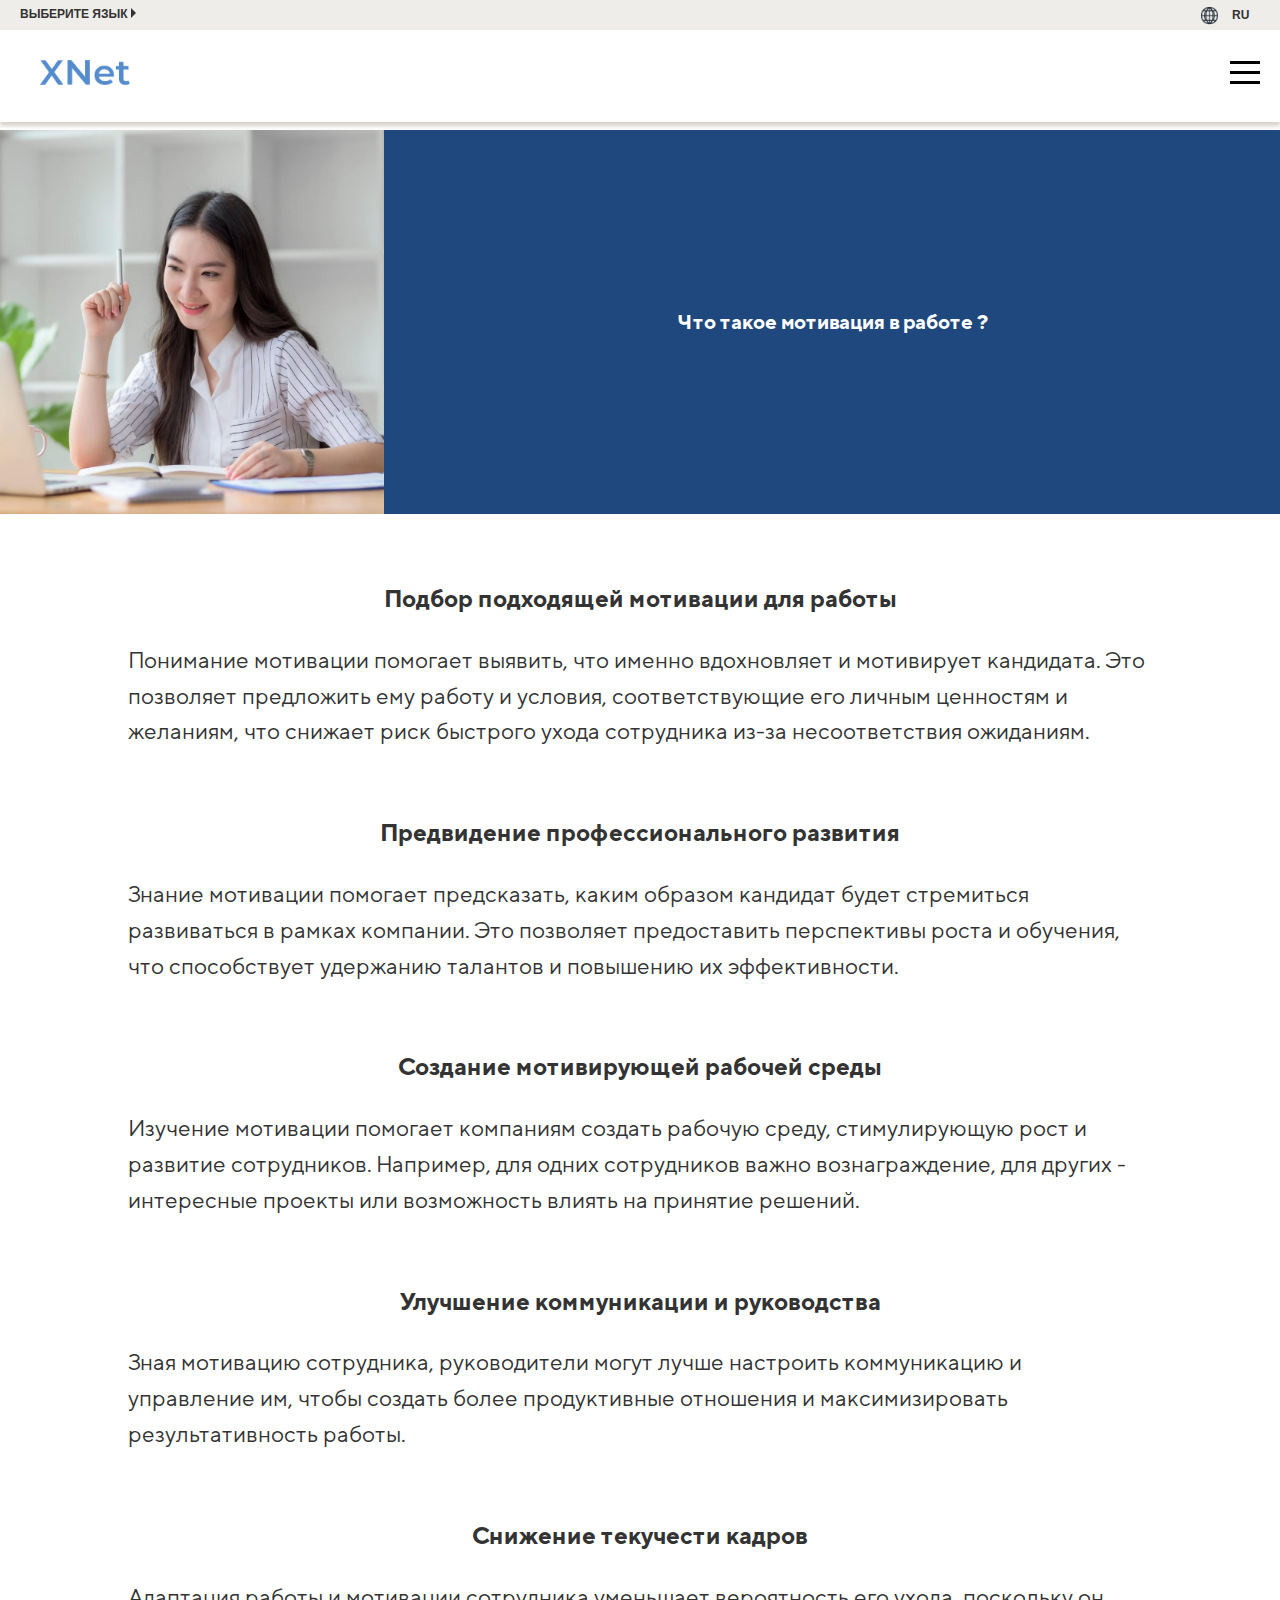
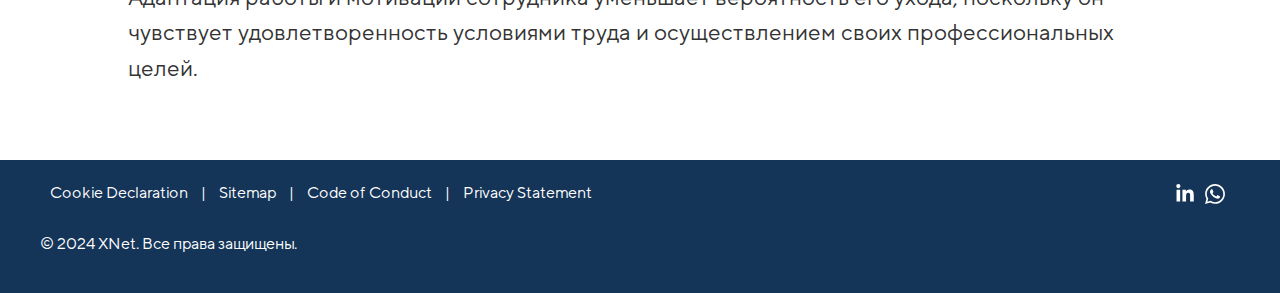
<file: html/motivation.html>
<!DOCTYPE html>
<html lang="ru">
<head>
    <meta charset="UTF-8">
    <meta name="viewport" content="width=device-width, initial-scale=1.0">
    <title>XNet | Переопределение стандартов и создание партнерских отношений в поиске работы мечты.</title>
    <link rel="stylesheet" href="../css/psychology_articles.css">
    <link rel="icon" href="../images/favicon.png" type="image/x-icon">
</head>
<body>
<header>     
     <div class="language-bar">
        <p id="language-text">
            ВЫБЕРИТЕ ЯЗЫК
             <svg width="5" height="10" viewBox="0 0 5 10">
                <path d="M 0 0 L 5 5 L 0 10 z" fill="#333"></path>
            </svg>
        </p>
        <img class="globe" src="../images/globe.png">
        <select name="language" id="language-select">
            <option value="en">RU</option>
            <option value="fr">EN</option>
        </select>
    </div>
    <div class="top-content">
         <a href="../index.html" class="logo-container">
                <img src="../images/karma4.png" alt="Logo" class="logo" id="karma2">
                <img src="../images/karma3.png" alt="Logo" class="logo" id="karma1">
        </a>
        <nav class="navbar">
            <a href="../index.html" class="logo-container" id="logo_in">
                <img src="../images/karma4.png" alt="Logo" class="logo" id="karma2">
                <img src="../images/karma3.png" alt="Logo" class="logo" id="karma1">
            </a>
            <hr class="divider">
            <div class="nav-links">
                <a href="../html/articles.html">О XNet</a>
                <a href="#advantage">Написать на What's App</a>
                <a href="#advantage">Позвонить нам</a>
                <a href="#advantage">Заявка на подбор персонала</a>
              <a href="#contact" class="contact-us">Наши Контакты</a>
            </div>          
        </nav>
        <div class="hamburger-icon">
            <div class="line line1"></div>
            <div class="line line2"></div>
            <div class="line line3"></div>
        </div>   
    </div>        
</header>
<div class="container">
  <div class="image-side"></div>
  <div class="text-side">
    <h1>Что такое мотивация в работе ? </h1>
  </div>
</div>
<div class="text-block">
   
<h2>Подбор подходящей мотивации для работы</h2>
    <p>Понимание мотивации помогает выявить, что именно вдохновляет и мотивирует кандидата. Это позволяет предложить ему работу и условия, соответствующие его личным ценностям и желаниям, что снижает риск быстрого ухода сотрудника из-за несоответствия ожиданиям.</p><br>

    <h2>Предвидение профессионального развития</h2>
    <p>Знание мотивации помогает предсказать, каким образом кандидат будет стремиться развиваться в рамках компании. Это позволяет предоставить перспективы роста и обучения, что способствует удержанию талантов и повышению их эффективности.</p><br>

    <h2>Создание мотивирующей рабочей среды</h2>
    <p>Изучение мотивации помогает компаниям создать рабочую среду, стимулирующую рост и развитие сотрудников. Например, для одних сотрудников важно вознаграждение, для других - интересные проекты или возможность влиять на принятие решений.</p><br>

    <h2>Улучшение коммуникации и руководства</h2>
    <p>Зная мотивацию сотрудника, руководители могут лучше настроить коммуникацию и управление им, чтобы создать более продуктивные отношения и максимизировать результативность работы.</p><br>

    <h2>Снижение текучести кадров</h2>
    <p>Адаптация работы и мотивации сотрудника уменьшает вероятность его ухода, поскольку он чувствует удовлетворенность условиями труда и осуществлением своих профессиональных целей.</p>
</div>



<footer>
    <div class="footer-content">
        
        <div class="footer-secondary">
        <nav class="footer-links">
            <a href="#">Cookie Declaration</a> |
            <a href="#">Sitemap</a> |
            <a href="#">Code of Conduct</a> |
            <!-- Дополнительные ссылки -->
            <a href="#">Privacy Statement</a>
        </nav>  
        <div class="social-icons">
                <a href="#">
                    <svg xmlns="http://www.w3.org/2000/svg" viewBox="0 0 448 512"><path d="M100.28 448H7.4V148.9h92.88zM53.79 108.1C24.09 108.1 0 83.5 0 53.8a53.79 53.79 0 0 1 107.58 0c0 29.7-24.1 54.3-53.79 54.3zM447.9 448h-92.68V302.4c0-34.7-.7-79.2-48.29-79.2-48.29 0-55.69 37.7-55.69 76.7V448h-92.78V148.9h89.08v40.8h1.3c12.4-23.5 42.69-48.3 87.88-48.3 94 0 111.28 61.9 111.28 142.3V448z"></path></svg>
                </a>
                <a href="#">
                    <svg xmlns="http://www.w3.org/2000/svg" width="24" height="24" viewBox="0 0 24 24"><path d="M.057 24l1.687-6.163c-1.041-1.804-1.588-3.849-1.587-5.946.003-6.556 5.338-11.891 11.893-11.891 3.181.001 6.167 1.24 8.413 3.488 2.245 2.248 3.481 5.236 3.48 8.414-.003 6.557-5.338 11.892-11.893 11.892-1.99-.001-3.951-.5-5.688-1.448l-6.305 1.654zm6.597-3.807c1.676.995 3.276 1.591 5.392 1.592 5.448 0 9.886-4.434 9.889-9.885.002-5.462-4.415-9.89-9.881-9.892-5.452 0-9.887 4.434-9.889 9.884-.001 2.225.651 3.891 1.746 5.634l-.999 3.648 3.742-.981zm11.387-5.464c-.074-.124-.272-.198-.57-.347-.297-.149-1.758-.868-2.031-.967-.272-.099-.47-.149-.669.149-.198.297-.768.967-.941 1.165-.173.198-.347.223-.644.074-.297-.149-1.255-.462-2.39-1.475-.883-.788-1.48-1.761-1.653-2.059-.173-.297-.018-.458.13-.606.134-.133.297-.347.446-.521.151-.172.2-.296.3-.495.099-.198.05-.372-.025-.521-.075-.148-.669-1.611-.916-2.206-.242-.579-.487-.501-.669-.51l-.57-.01c-.198 0-.52.074-.792.372s-1.04 1.016-1.04 2.479 1.065 2.876 1.213 3.074c.149.198 2.095 3.2 5.076 4.487.709.306 1.263.489 1.694.626.712.226 1.36.194 1.872.118.571-.085 1.758-.719 2.006-1.413.248-.695.248-1.29.173-1.414z"/></svg>
                </a>
            </div>  
        </div>
        <p class="copyright">
                © 2024 XNet. Все права защищены.
            </p>
    </div>
</footer>

    
<script src="../js/scripts.js"></script>
</body>
</html>
</file>
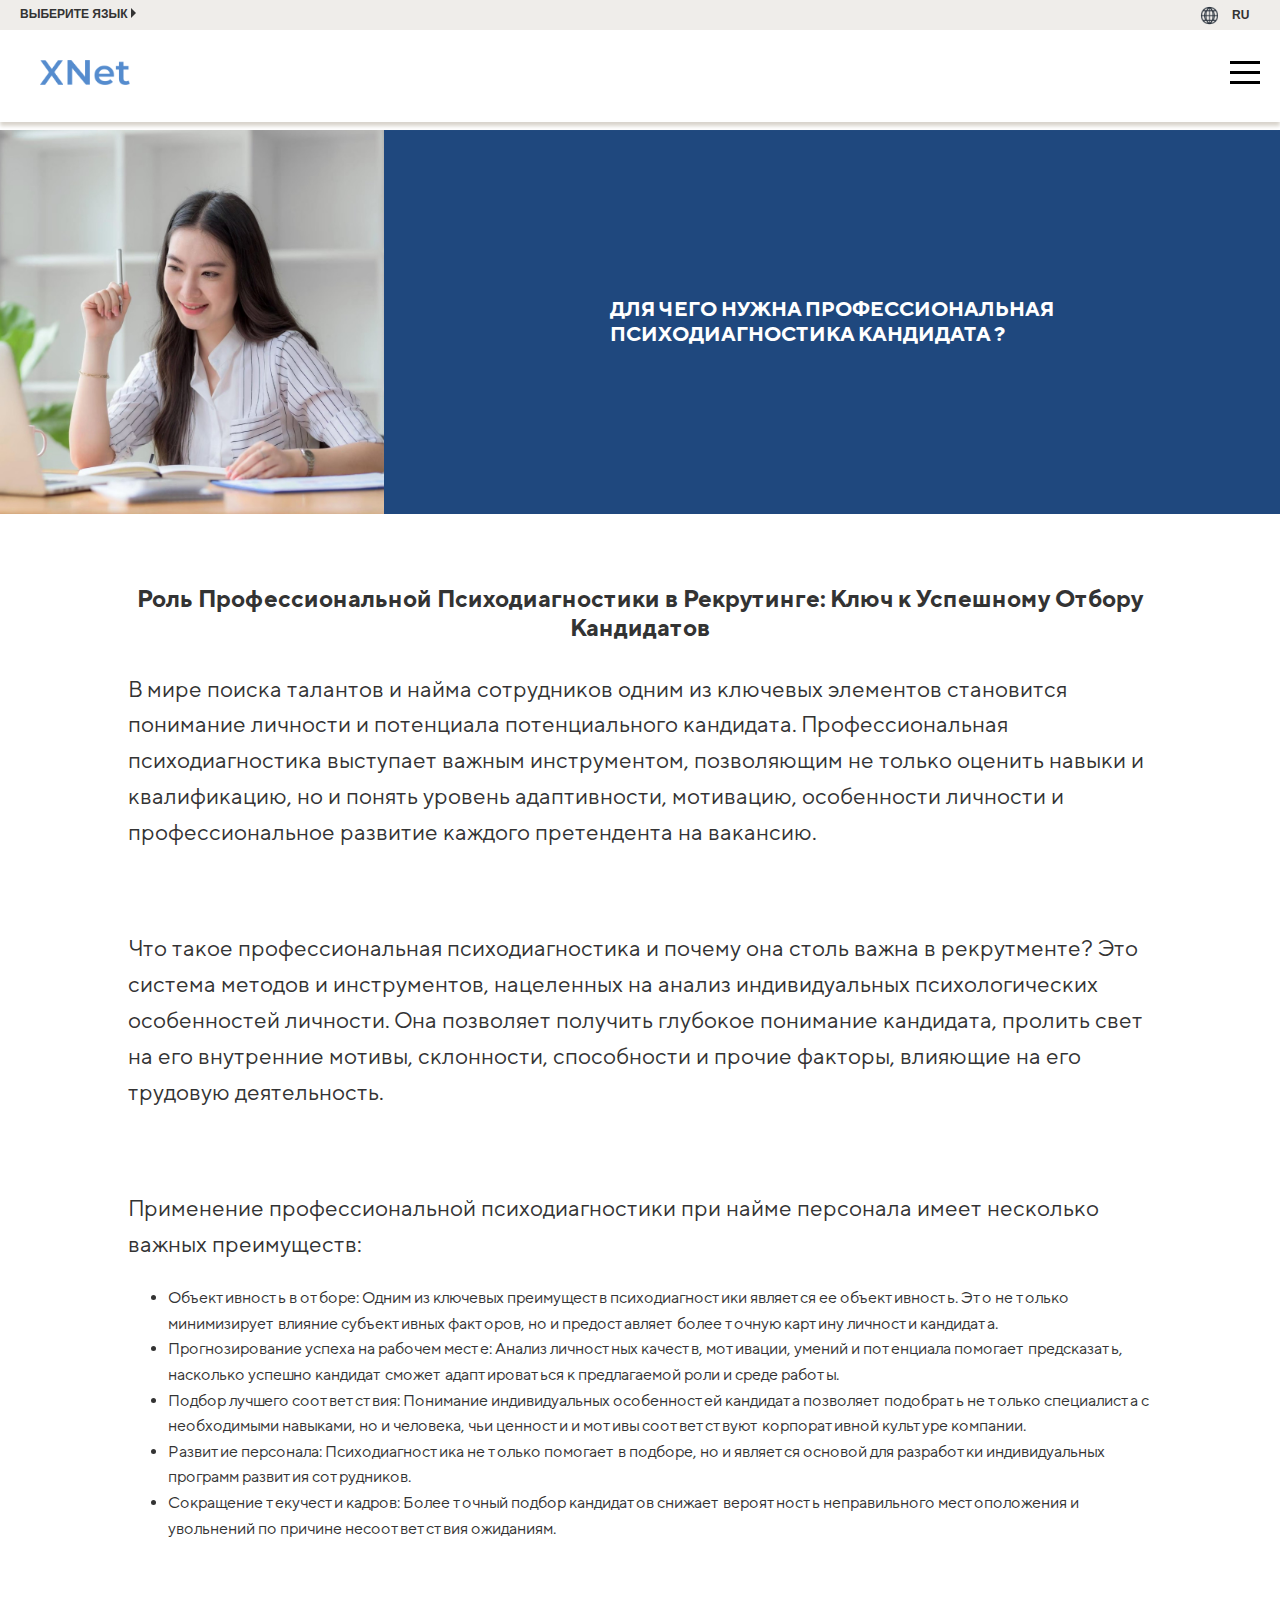
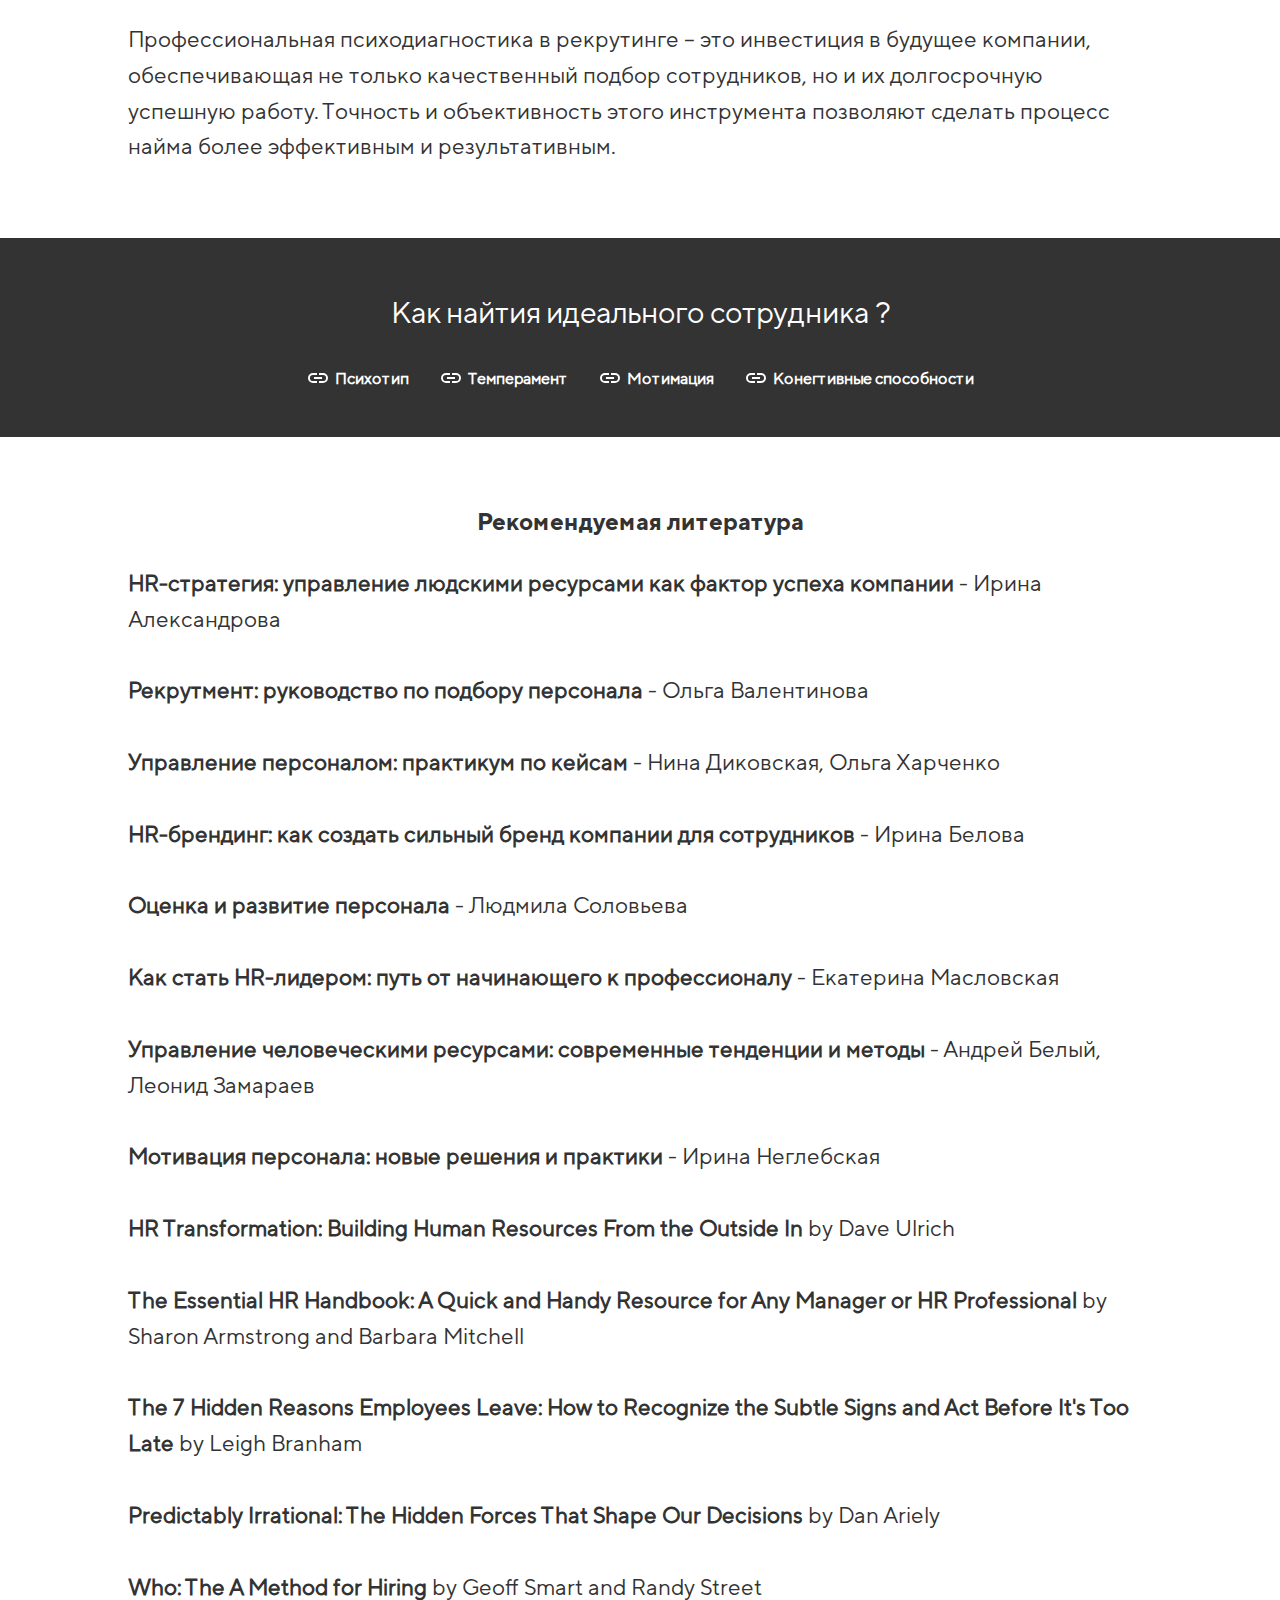
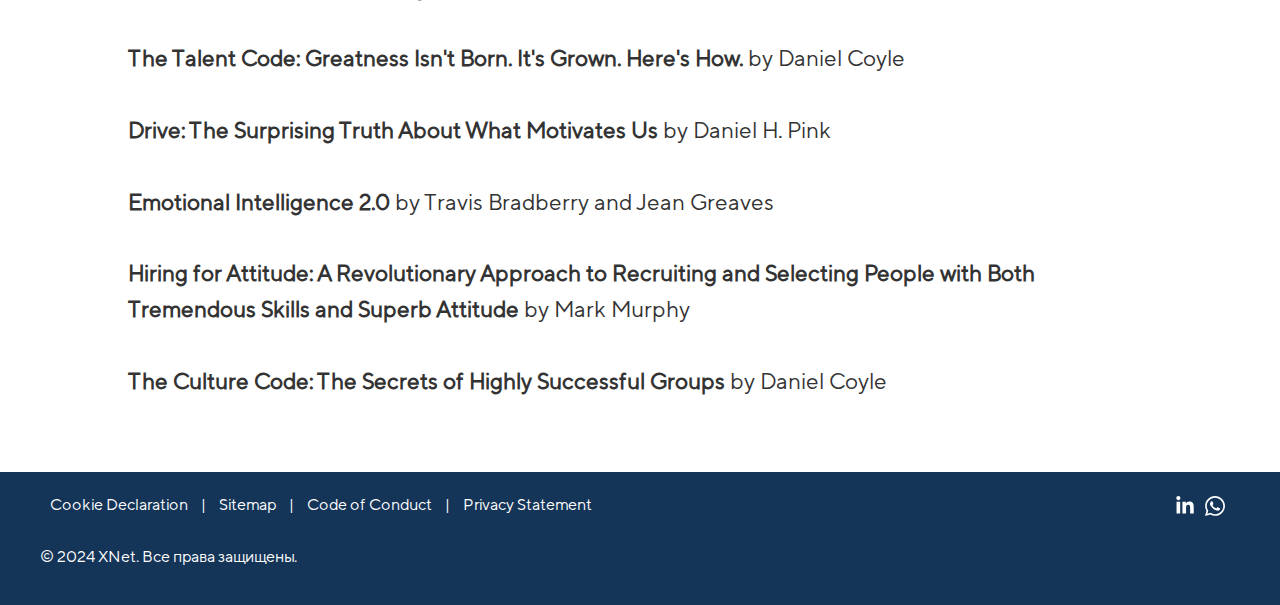
<file: html/psychology_articles.html>
<!DOCTYPE html>
<html lang="ru">
<head>
    <meta charset="UTF-8">
    <meta name="viewport" content="width=device-width, initial-scale=1.0">
    <title>XNet | Переопределение стандартов и создание партнерских отношений в поиске работы мечты.</title>
    <link rel="stylesheet" href="../css/psychology_articles.css">
    <link rel="icon" href="../images/favicon.png" type="image/x-icon">
</head>
<body>
<header>     
     <div class="language-bar">
        <p id="language-text">
            ВЫБЕРИТЕ ЯЗЫК
             <svg width="5" height="10" viewBox="0 0 5 10">
                <path d="M 0 0 L 5 5 L 0 10 z" fill="#333"></path>
            </svg>
        </p>
        <img class="globe" src="../images/globe.png">
        <select name="language" id="language-select">
            <option value="en">RU</option>
            <option value="fr">EN</option>
        </select>
    </div>
    <div class="top-content">
         <a href="../index.html" class="logo-container">
                <img src="../images/karma4.png" alt="Logo" class="logo" id="karma2">
                <img src="../images/karma3.png" alt="Logo" class="logo" id="karma1">
        </a>
        <nav class="navbar">
            <a href="../index.html" class="logo-container" id="logo_in">
                <img src="../images/karma4.png" alt="Logo" class="logo" id="karma2">
                <img src="../images/karma3.png" alt="Logo" class="logo" id="karma1">
            </a>
            <hr class="divider">
            <div class="nav-links">
                <a href="../html/articles.html">О XNet</a>
                <a href="#advantage">Написать на What's App</a>
                <a href="#advantage">Позвонить нам</a>
                <a href="#advantage">Заявка на подбор персонала</a>
              <a href="#contact" class="contact-us">Наши Контакты</a>
            </div>          
        </nav>
        <div class="hamburger-icon">
            <div class="line line1"></div>
            <div class="line line2"></div>
            <div class="line line3"></div>
        </div>   
    </div>        
</header>
<div class="container">
  <div class="image-side"></div>
  <div class="text-side">
    <h1>ДЛЯ ЧЕГО НУЖНА ПРОФЕССИОНАЛЬНАЯ<br> ПСИХОДИАГНОСТИКА КАНДИДАТА ? </h1>
  </div>
</div>
<div class="text-block">
   <h2>Роль Профессиональной Психодиагностики в Рекрутинге: Ключ к Успешному Отбору Кандидатов</h1>
    
    <p>В мире поиска талантов и найма сотрудников одним из ключевых элементов становится понимание личности и потенциала потенциального кандидата. Профессиональная психодиагностика выступает важным инструментом, позволяющим не только оценить навыки и квалификацию, но и понять уровень адаптивности, мотивацию, особенности личности и профессиональное развитие каждого претендента на вакансию.</p>

    <p>&nbsp;</p>

    <p>Что такое профессиональная психодиагностика и почему она столь важна в рекрутменте? Это система методов и инструментов, нацеленных на анализ индивидуальных психологических особенностей личности. Она позволяет получить глубокое понимание кандидата, пролить свет на его внутренние мотивы, склонности, способности и прочие факторы, влияющие на его трудовую деятельность.</p>

    <p>&nbsp;</p>

    <p>Применение профессиональной психодиагностики при найме персонала имеет несколько важных преимуществ:</p>
    
    <ul>
        <li>Объективность в отборе: Одним из ключевых преимуществ психодиагностики является ее объективность. Это не только минимизирует влияние субъективных факторов, но и предоставляет более точную картину личности кандидата.</li>
        <li>Прогнозирование успеха на рабочем месте: Анализ личностных качеств, мотивации, умений и потенциала помогает предсказать, насколько успешно кандидат сможет адаптироваться к предлагаемой роли и среде работы.</li>
        <li>Подбор лучшего соответствия: Понимание индивидуальных особенностей кандидата позволяет подобрать не только специалиста с необходимыми навыками, но и человека, чьи ценности и мотивы соответствуют корпоративной культуре компании.</li>
        <li>Развитие персонала: Психодиагностика не только помогает в подборе, но и является основой для разработки индивидуальных программ развития сотрудников.</li>
        <li>Сокращение текучести кадров: Более точный подбор кандидатов снижает вероятность неправильного местоположения и увольнений по причине несоответствия ожиданиям.</li>
    </ul>

    <p>&nbsp;</p>

    <p>Профессиональная психодиагностика в рекрутинге – это инвестиция в будущее компании, обеспечивающая не только качественный подбор сотрудников, но и их долгосрочную успешную работу. Точность и объективность этого инструмента позволяют сделать процесс найма более эффективным и результативным.</p>

</div>

<div class="country-selector">
  <p class="country-selector-title">Как найтия идеального сотрудника ? </p>
  <ul class="country-list">
    <li><a href="../html/typeofhuman.html"><svg id="link_icon" xmlns="http://www.w3.org/2000/svg" width="24" height="24" viewBox="0 0 24 24">
          <path id="Path_4032" data-name="Path 4032" d="M0,0H24V24H0Z" fill="none"></path>
          <path id="Path_4033" data-name="Path 4033" d="M3.9,12A3.1,3.1,0,0,1,7,8.9h4V7H7A5,5,0,0,0,7,17h4V15.1H7A3.1,3.1,0,0,1,3.9,12ZM8,13h8V11H8Zm9-6H13V8.9h4a3.1,3.1,0,1,1,0,6.2H13V17h4A5,5,0,0,0,17,7Z"></path>
        </svg>Психотип</a></li>
    <li><a href="../html/temperament.html"><svg id="link_icon" xmlns="http://www.w3.org/2000/svg" width="24" height="24" viewBox="0 0 24 24">
          <path id="Path_4032" data-name="Path 4032" d="M0,0H24V24H0Z" fill="none"></path>
          <path id="Path_4033" data-name="Path 4033" d="M3.9,12A3.1,3.1,0,0,1,7,8.9h4V7H7A5,5,0,0,0,7,17h4V15.1H7A3.1,3.1,0,0,1,3.9,12ZM8,13h8V11H8Zm9-6H13V8.9h4a3.1,3.1,0,1,1,0,6.2H13V17h4A5,5,0,0,0,17,7Z"></path>
        </svg>Темперамент</a></li>
    <li><a href="../html/motivation.html"><svg id="link_icon" xmlns="http://www.w3.org/2000/svg" width="24" height="24" viewBox="0 0 24 24">
          <path id="Path_4032" data-name="Path 4032" d="M0,0H24V24H0Z" fill="none"></path>
          <path id="Path_4033" data-name="Path 4033" d="M3.9,12A3.1,3.1,0,0,1,7,8.9h4V7H7A5,5,0,0,0,7,17h4V15.1H7A3.1,3.1,0,0,1,3.9,12ZM8,13h8V11H8Zm9-6H13V8.9h4a3.1,3.1,0,1,1,0,6.2H13V17h4A5,5,0,0,0,17,7Z"></path>
        </svg>Мотимация</a></li>
    <li><a href="../html/cognetive.html"><svg id="link_icon" xmlns="http://www.w3.org/2000/svg" width="24" height="24" viewBox="0 0 24 24">
          <path id="Path_4032" data-name="Path 4032" d="M0,0H24V24H0Z" fill="none"></path>
          <path id="Path_4033" data-name="Path 4033" d="M3.9,12A3.1,3.1,0,0,1,7,8.9h4V7H7A5,5,0,0,0,7,17h4V15.1H7A3.1,3.1,0,0,1,3.9,12ZM8,13h8V11H8Zm9-6H13V8.9h4a3.1,3.1,0,1,1,0,6.2H13V17h4A5,5,0,0,0,17,7Z"></path>
        </svg>Конегтивные способности</a></li>
  </ul>
</div>

<div class="text-block">
    <h2>Рекомендуемая литература</h2>
<p><strong>HR-стратегия: управление людскими ресурсами как фактор успеха компании</strong> - Ирина Александрова<br><br>
<strong>Рекрутмент: руководство по подбору персонала</strong> - Ольга Валентинова<br><br>
<strong>Управление персоналом: практикум по кейсам</strong> - Нина Диковская, Ольга Харченко<br><br>
<strong>HR-брендинг: как создать сильный бренд компании для сотрудников</strong> - Ирина Белова<br><br>
<strong>Оценка и развитие персонала</strong> - Людмила Соловьева<br><br>
<strong>Как стать HR-лидером: путь от начинающего к профессионалу</strong> - Екатерина Масловская<br><br>
<strong>Управление человеческими ресурсами: современные тенденции и методы</strong> - Андрей Белый, Леонид Замараев<br><br>
<strong>Мотивация персонала: новые решения и практики</strong> - Ирина Неглебская<br><br>
<strong>HR Transformation: Building Human Resources From the Outside In</strong> by Dave Ulrich<br><br>
<strong>The Essential HR Handbook: A Quick and Handy Resource for Any Manager or HR Professional</strong> by Sharon Armstrong and Barbara Mitchell<br><br>
<strong>The 7 Hidden Reasons Employees Leave: How to Recognize the Subtle Signs and Act Before It's Too Late</strong> by Leigh Branham<br><br>
<strong>Predictably Irrational: The Hidden Forces That Shape Our Decisions</strong> by Dan Ariely<br><br>
<strong>Who: The A Method for Hiring</strong> by Geoff Smart and Randy Street<br><br>
<strong>The Talent Code: Greatness Isn't Born. It's Grown. Here's How.</strong> by Daniel Coyle<br><br>
<strong>Drive: The Surprising Truth About What Motivates Us</strong> by Daniel H. Pink<br><br>
<strong>Emotional Intelligence 2.0</strong> by Travis Bradberry and Jean Greaves<br><br>
<strong>Hiring for Attitude: A Revolutionary Approach to Recruiting and Selecting People with Both Tremendous Skills and Superb Attitude</strong> by Mark Murphy<br><br>
<strong>The Culture Code: The Secrets of Highly Successful Groups</strong> by Daniel Coyle</p>
</div>


<footer>
    <div class="footer-content">
        
        <div class="footer-secondary">
        <nav class="footer-links">
            <a href="#">Cookie Declaration</a> |
            <a href="#">Sitemap</a> |
            <a href="#">Code of Conduct</a> |
            <!-- Дополнительные ссылки -->
            <a href="#">Privacy Statement</a>
        </nav>  
        <div class="social-icons">
                <a href="#">
                    <svg xmlns="http://www.w3.org/2000/svg" viewBox="0 0 448 512"><path d="M100.28 448H7.4V148.9h92.88zM53.79 108.1C24.09 108.1 0 83.5 0 53.8a53.79 53.79 0 0 1 107.58 0c0 29.7-24.1 54.3-53.79 54.3zM447.9 448h-92.68V302.4c0-34.7-.7-79.2-48.29-79.2-48.29 0-55.69 37.7-55.69 76.7V448h-92.78V148.9h89.08v40.8h1.3c12.4-23.5 42.69-48.3 87.88-48.3 94 0 111.28 61.9 111.28 142.3V448z"></path></svg>
                </a>
                <a href="#">
                    <svg xmlns="http://www.w3.org/2000/svg" width="24" height="24" viewBox="0 0 24 24"><path d="M.057 24l1.687-6.163c-1.041-1.804-1.588-3.849-1.587-5.946.003-6.556 5.338-11.891 11.893-11.891 3.181.001 6.167 1.24 8.413 3.488 2.245 2.248 3.481 5.236 3.48 8.414-.003 6.557-5.338 11.892-11.893 11.892-1.99-.001-3.951-.5-5.688-1.448l-6.305 1.654zm6.597-3.807c1.676.995 3.276 1.591 5.392 1.592 5.448 0 9.886-4.434 9.889-9.885.002-5.462-4.415-9.89-9.881-9.892-5.452 0-9.887 4.434-9.889 9.884-.001 2.225.651 3.891 1.746 5.634l-.999 3.648 3.742-.981zm11.387-5.464c-.074-.124-.272-.198-.57-.347-.297-.149-1.758-.868-2.031-.967-.272-.099-.47-.149-.669.149-.198.297-.768.967-.941 1.165-.173.198-.347.223-.644.074-.297-.149-1.255-.462-2.39-1.475-.883-.788-1.48-1.761-1.653-2.059-.173-.297-.018-.458.13-.606.134-.133.297-.347.446-.521.151-.172.2-.296.3-.495.099-.198.05-.372-.025-.521-.075-.148-.669-1.611-.916-2.206-.242-.579-.487-.501-.669-.51l-.57-.01c-.198 0-.52.074-.792.372s-1.04 1.016-1.04 2.479 1.065 2.876 1.213 3.074c.149.198 2.095 3.2 5.076 4.487.709.306 1.263.489 1.694.626.712.226 1.36.194 1.872.118.571-.085 1.758-.719 2.006-1.413.248-.695.248-1.29.173-1.414z"/></svg>
                </a>
            </div>  
        </div>
        <p class="copyright">
                © 2024 XNet. Все права защищены.
            </p>
    </div>
</footer>

    
<script src="../js/scripts.js"></script>
</body>
</html>
</file>
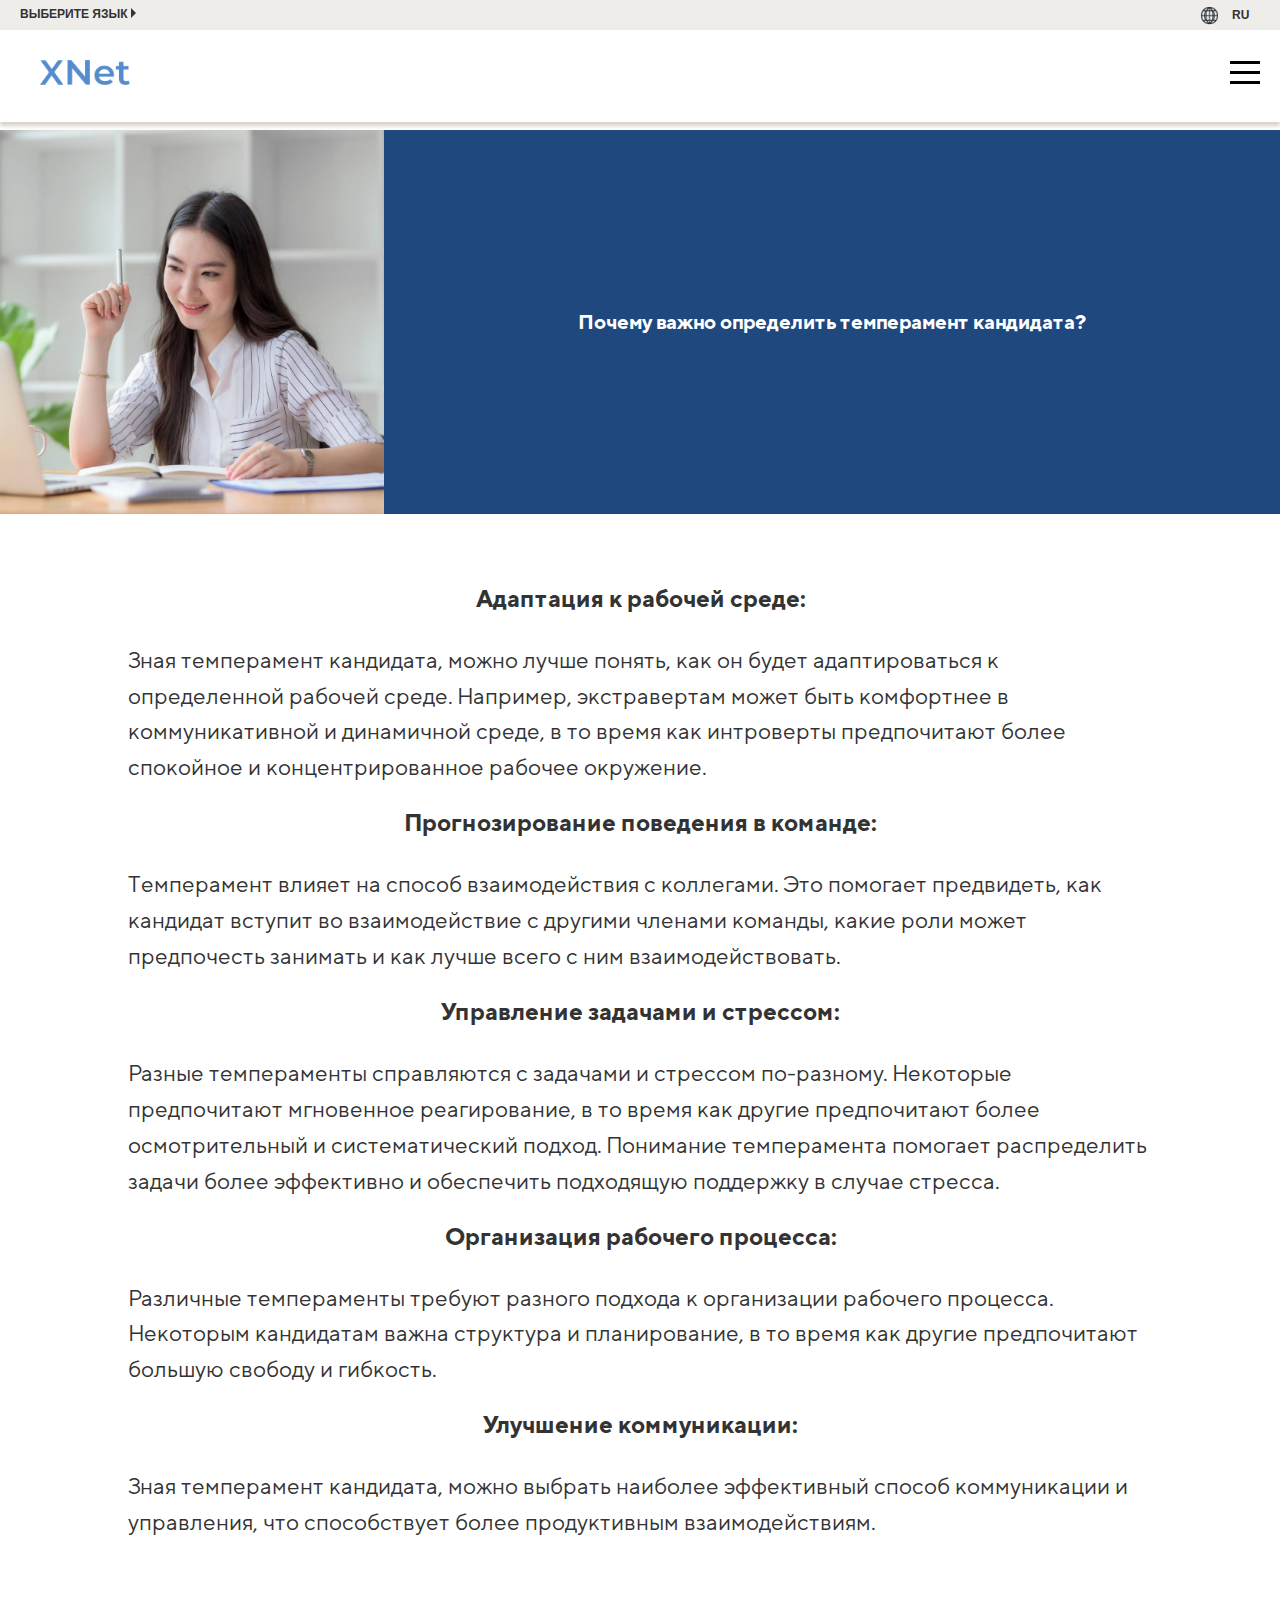
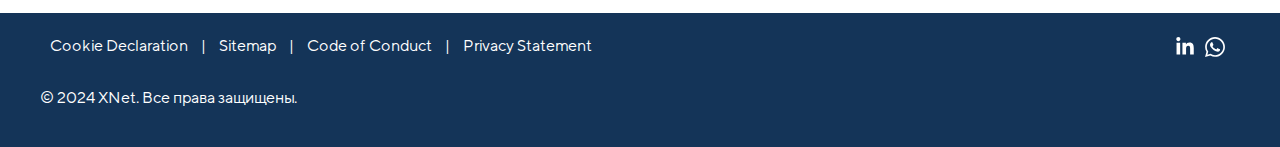
<file: html/temperament.html>
<!DOCTYPE html>
<html lang="ru">
<head>
    <meta charset="UTF-8">
    <meta name="viewport" content="width=device-width, initial-scale=1.0">
    <title>XNet | Переопределение стандартов и создание партнерских отношений в поиске работы мечты.</title>
    <link rel="stylesheet" href="../css/psychology_articles.css">
    <link rel="icon" href="../images/favicon.png" type="image/x-icon">
</head>
<body>
<header>     
     <div class="language-bar">
        <p id="language-text">
            ВЫБЕРИТЕ ЯЗЫК
             <svg width="5" height="10" viewBox="0 0 5 10">
                <path d="M 0 0 L 5 5 L 0 10 z" fill="#333"></path>
            </svg>
        </p>
        <img class="globe" src="../images/globe.png">
        <select name="language" id="language-select">
            <option value="en">RU</option>
            <option value="fr">EN</option>
        </select>
    </div>
    <div class="top-content">
         <a href="../index.html" class="logo-container">
                <img src="../images/karma4.png" alt="Logo" class="logo" id="karma2">
                <img src="../images/karma3.png" alt="Logo" class="logo" id="karma1">
        </a>
        <nav class="navbar">
            <a href="../index.html" class="logo-container" id="logo_in">
                <img src="../images/karma4.png" alt="Logo" class="logo" id="karma2">
                <img src="../images/karma3.png" alt="Logo" class="logo" id="karma1">
            </a>
            <hr class="divider">
            <div class="nav-links">
                <a href="../html/articles.html">О XNet</a>
                <a href="#advantage">Написать на What's App</a>
                <a href="#advantage">Позвонить нам</a>
                <a href="#advantage">Заявка на подбор персонала</a>
              <a href="#contact" class="contact-us">Наши Контакты</a>
            </div>          
        </nav>
        <div class="hamburger-icon">
            <div class="line line1"></div>
            <div class="line line2"></div>
            <div class="line line3"></div>
        </div>   
    </div>        
</header>
<div class="container">
  <div class="image-side"></div>
  <div class="text-side">
    <h1>Почему важно определить темперамент кандидата? </h1>
  </div>
</div>
<div class="text-block">
   
<h2>Адаптация к рабочей среде:</h2>
    <p>Зная темперамент кандидата, можно лучше понять, как он будет адаптироваться к определенной рабочей среде. Например, экстравертам может быть комфортнее в коммуникативной и динамичной среде, в то время как интроверты предпочитают более спокойное и концентрированное рабочее окружение.</p>
    
    <h2>Прогнозирование поведения в команде:</h2>
    <p>Темперамент влияет на способ взаимодействия с коллегами. Это помогает предвидеть, как кандидат вступит во взаимодействие с другими членами команды, какие роли может предпочесть занимать и как лучше всего с ним взаимодействовать.</p>
    
    <h2>Управление задачами и стрессом:</h2>
    <p>Разные темпераменты справляются с задачами и стрессом по-разному. Некоторые предпочитают мгновенное реагирование, в то время как другие предпочитают более осмотрительный и систематический подход. Понимание темперамента помогает распределить задачи более эффективно и обеспечить подходящую поддержку в случае стресса.</p>
    
    <h2>Организация рабочего процесса:</h2>
    <p>Различные темпераменты требуют разного подхода к организации рабочего процесса. Некоторым кандидатам важна структура и планирование, в то время как другие предпочитают большую свободу и гибкость.</p>
    
    <h2>Улучшение коммуникации:</h2>
    <p>Зная темперамент кандидата, можно выбрать наиболее эффективный способ коммуникации и управления, что способствует более продуктивным взаимодействиям.</p>

</div>



<footer>
    <div class="footer-content">
        
        <div class="footer-secondary">
        <nav class="footer-links">
            <a href="#">Cookie Declaration</a> |
            <a href="#">Sitemap</a> |
            <a href="#">Code of Conduct</a> |
            <!-- Дополнительные ссылки -->
            <a href="#">Privacy Statement</a>
        </nav>  
        <div class="social-icons">
                <a href="#">
                    <svg xmlns="http://www.w3.org/2000/svg" viewBox="0 0 448 512"><path d="M100.28 448H7.4V148.9h92.88zM53.79 108.1C24.09 108.1 0 83.5 0 53.8a53.79 53.79 0 0 1 107.58 0c0 29.7-24.1 54.3-53.79 54.3zM447.9 448h-92.68V302.4c0-34.7-.7-79.2-48.29-79.2-48.29 0-55.69 37.7-55.69 76.7V448h-92.78V148.9h89.08v40.8h1.3c12.4-23.5 42.69-48.3 87.88-48.3 94 0 111.28 61.9 111.28 142.3V448z"></path></svg>
                </a>
                <a href="#">
                    <svg xmlns="http://www.w3.org/2000/svg" width="24" height="24" viewBox="0 0 24 24"><path d="M.057 24l1.687-6.163c-1.041-1.804-1.588-3.849-1.587-5.946.003-6.556 5.338-11.891 11.893-11.891 3.181.001 6.167 1.24 8.413 3.488 2.245 2.248 3.481 5.236 3.48 8.414-.003 6.557-5.338 11.892-11.893 11.892-1.99-.001-3.951-.5-5.688-1.448l-6.305 1.654zm6.597-3.807c1.676.995 3.276 1.591 5.392 1.592 5.448 0 9.886-4.434 9.889-9.885.002-5.462-4.415-9.89-9.881-9.892-5.452 0-9.887 4.434-9.889 9.884-.001 2.225.651 3.891 1.746 5.634l-.999 3.648 3.742-.981zm11.387-5.464c-.074-.124-.272-.198-.57-.347-.297-.149-1.758-.868-2.031-.967-.272-.099-.47-.149-.669.149-.198.297-.768.967-.941 1.165-.173.198-.347.223-.644.074-.297-.149-1.255-.462-2.39-1.475-.883-.788-1.48-1.761-1.653-2.059-.173-.297-.018-.458.13-.606.134-.133.297-.347.446-.521.151-.172.2-.296.3-.495.099-.198.05-.372-.025-.521-.075-.148-.669-1.611-.916-2.206-.242-.579-.487-.501-.669-.51l-.57-.01c-.198 0-.52.074-.792.372s-1.04 1.016-1.04 2.479 1.065 2.876 1.213 3.074c.149.198 2.095 3.2 5.076 4.487.709.306 1.263.489 1.694.626.712.226 1.36.194 1.872.118.571-.085 1.758-.719 2.006-1.413.248-.695.248-1.29.173-1.414z"/></svg>
                </a>
            </div>  
        </div>
        <p class="copyright">
                © 2024 XNet. Все права защищены.
            </p>
    </div>
</footer>

    
<script src="../js/scripts.js"></script>
</body>
</html>
</file>
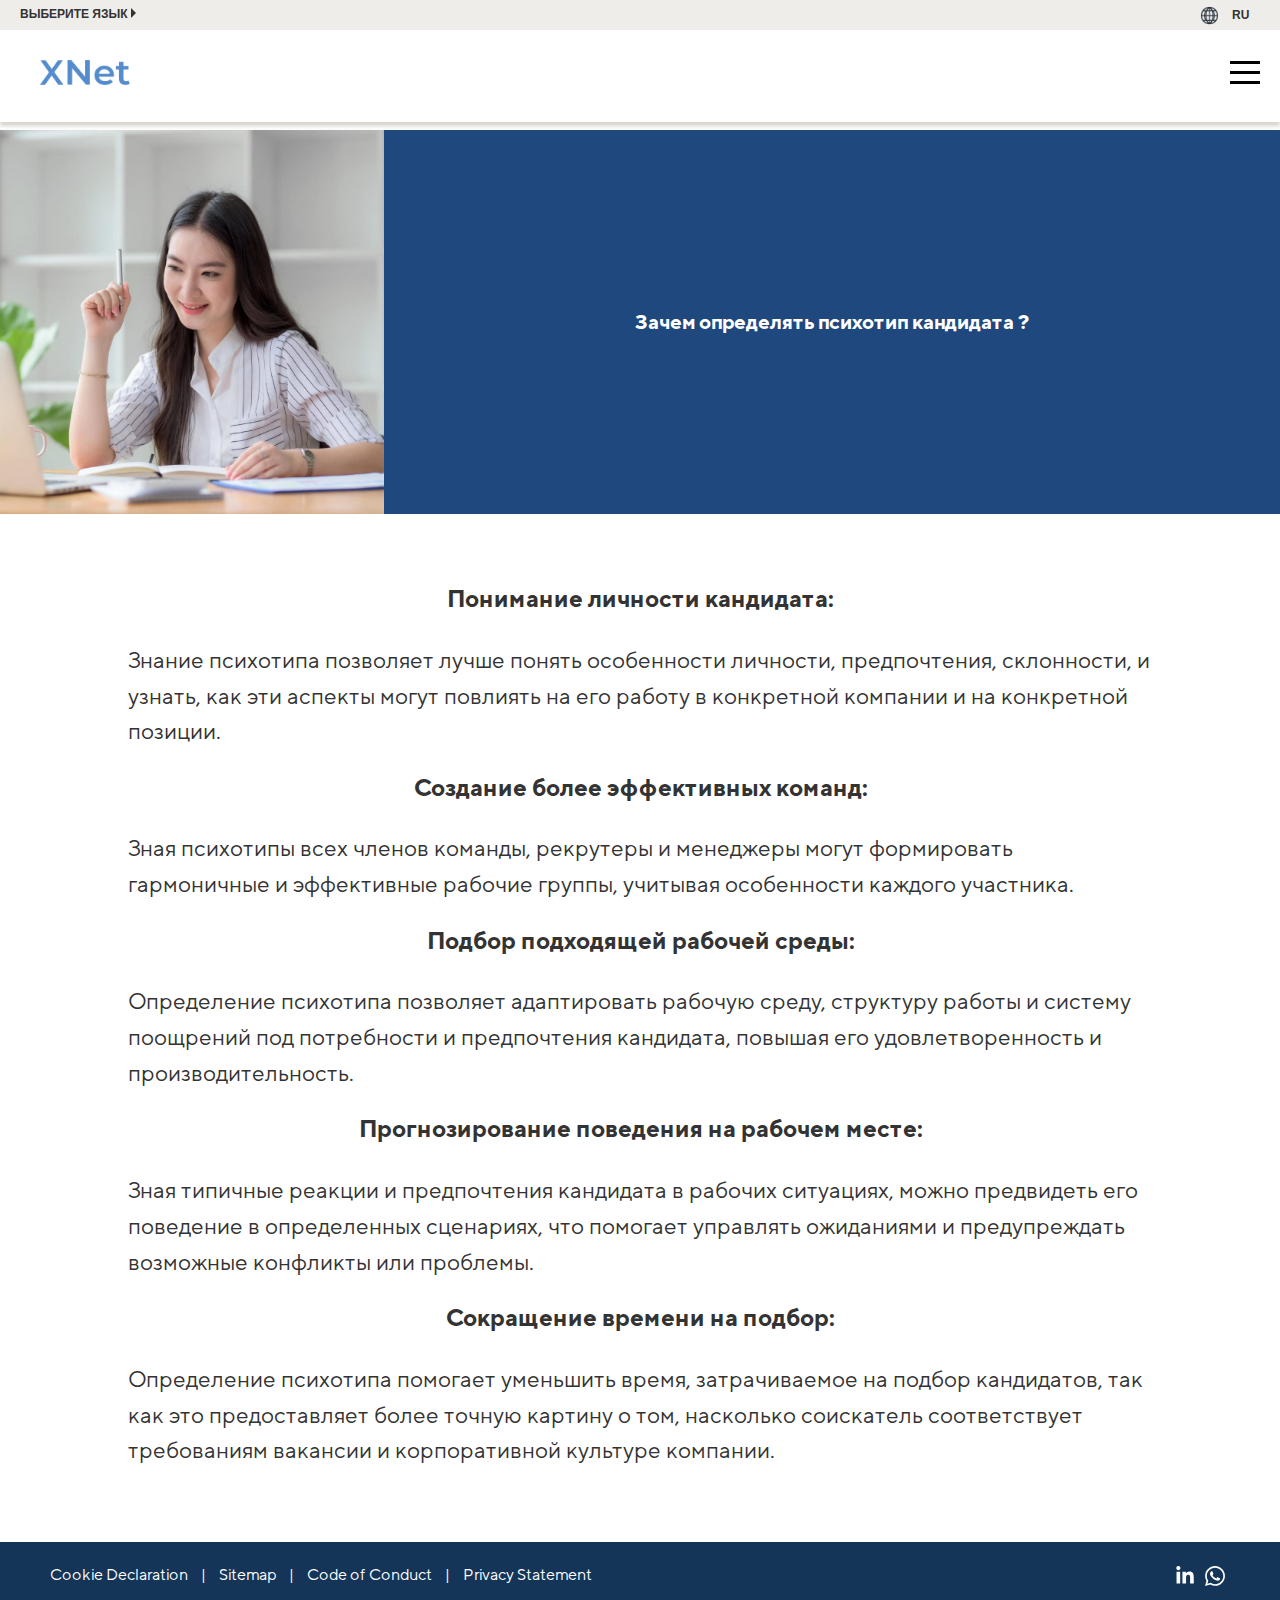
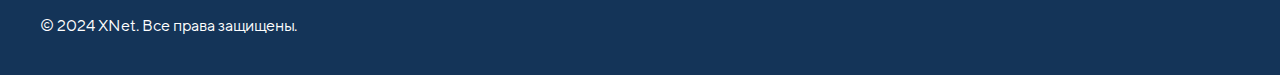
<file: html/typeofhuman.html>
<!DOCTYPE html>
<html lang="ru">
<head>
    <meta charset="UTF-8">
    <meta name="viewport" content="width=device-width, initial-scale=1.0">
    <title>XNet | Переопределение стандартов и создание партнерских отношений в поиске работы мечты.</title>
    <link rel="stylesheet" href="../css/psychology_articles.css">
    <link rel="icon" href="../images/favicon.png" type="image/x-icon">
</head>
<body>
<header>     
     <div class="language-bar">
        <p id="language-text">
            ВЫБЕРИТЕ ЯЗЫК
             <svg width="5" height="10" viewBox="0 0 5 10">
                <path d="M 0 0 L 5 5 L 0 10 z" fill="#333"></path>
            </svg>
        </p>
        <img class="globe" src="../images/globe.png">
        <select name="language" id="language-select">
            <option value="en">RU</option>
            <option value="fr">EN</option>
        </select>
    </div>
    <div class="top-content">
         <a href="../index.html" class="logo-container">
                <img src="../images/karma4.png" alt="Logo" class="logo" id="karma2">
                <img src="../images/karma3.png" alt="Logo" class="logo" id="karma1">
        </a>
        <nav class="navbar">
            <a href="../index.html" class="logo-container" id="logo_in">
                <img src="../images/karma4.png" alt="Logo" class="logo" id="karma2">
                <img src="../images/karma3.png" alt="Logo" class="logo" id="karma1">
            </a>
            <hr class="divider">
            <div class="nav-links">
                <a href="../html/articles.html">О XNet</a>
                <a href="#advantage">Написать на What's App</a>
                <a href="#advantage">Позвонить нам</a>
                <a href="#advantage">Заявка на подбор персонала</a>
              <a href="#contact" class="contact-us">Наши Контакты</a>
            </div>          
        </nav>
        <div class="hamburger-icon">
            <div class="line line1"></div>
            <div class="line line2"></div>
            <div class="line line3"></div>
        </div>   
    </div>        
</header>
<div class="container">
  <div class="image-side"></div>
  <div class="text-side">
    <h1>Зачем определять психотип кандидата ?</h1>
  </div>
</div>
<div class="text-block">
   
    
    <h2>Понимание личности кандидата:</h2>
    <p>Знание психотипа позволяет лучше понять особенности личности, предпочтения, склонности, и узнать, как эти аспекты могут повлиять на его работу в конкретной компании и на конкретной позиции.</p>
    
    <h2>Создание более эффективных команд:</h2>
    <p>Зная психотипы всех членов команды, рекрутеры и менеджеры могут формировать гармоничные и эффективные рабочие группы, учитывая особенности каждого участника.</p>
    
    <h2>Подбор подходящей рабочей среды:</h2>
    <p>Определение психотипа позволяет адаптировать рабочую среду, структуру работы и систему поощрений под потребности и предпочтения кандидата, повышая его удовлетворенность и производительность.</p>
    
    <h2>Прогнозирование поведения на рабочем месте:</h2>
    <p>Зная типичные реакции и предпочтения кандидата в рабочих ситуациях, можно предвидеть его поведение в определенных сценариях, что помогает управлять ожиданиями и предупреждать возможные конфликты или проблемы.</p>
    
    <h2>Сокращение времени на подбор:</h2>
    <p>Определение психотипа помогает уменьшить время, затрачиваемое на подбор кандидатов, так как это предоставляет более точную картину о том, насколько соискатель соответствует требованиям вакансии и корпоративной культуре компании.</p>

</div>



<footer>
    <div class="footer-content">
        
        <div class="footer-secondary">
        <nav class="footer-links">
            <a href="#">Cookie Declaration</a> |
            <a href="#">Sitemap</a> |
            <a href="#">Code of Conduct</a> |
            <!-- Дополнительные ссылки -->
            <a href="#">Privacy Statement</a>
        </nav>  
        <div class="social-icons">
                <a href="#">
                    <svg xmlns="http://www.w3.org/2000/svg" viewBox="0 0 448 512"><path d="M100.28 448H7.4V148.9h92.88zM53.79 108.1C24.09 108.1 0 83.5 0 53.8a53.79 53.79 0 0 1 107.58 0c0 29.7-24.1 54.3-53.79 54.3zM447.9 448h-92.68V302.4c0-34.7-.7-79.2-48.29-79.2-48.29 0-55.69 37.7-55.69 76.7V448h-92.78V148.9h89.08v40.8h1.3c12.4-23.5 42.69-48.3 87.88-48.3 94 0 111.28 61.9 111.28 142.3V448z"></path></svg>
                </a>
                <a href="#">
                    <svg xmlns="http://www.w3.org/2000/svg" width="24" height="24" viewBox="0 0 24 24"><path d="M.057 24l1.687-6.163c-1.041-1.804-1.588-3.849-1.587-5.946.003-6.556 5.338-11.891 11.893-11.891 3.181.001 6.167 1.24 8.413 3.488 2.245 2.248 3.481 5.236 3.48 8.414-.003 6.557-5.338 11.892-11.893 11.892-1.99-.001-3.951-.5-5.688-1.448l-6.305 1.654zm6.597-3.807c1.676.995 3.276 1.591 5.392 1.592 5.448 0 9.886-4.434 9.889-9.885.002-5.462-4.415-9.89-9.881-9.892-5.452 0-9.887 4.434-9.889 9.884-.001 2.225.651 3.891 1.746 5.634l-.999 3.648 3.742-.981zm11.387-5.464c-.074-.124-.272-.198-.57-.347-.297-.149-1.758-.868-2.031-.967-.272-.099-.47-.149-.669.149-.198.297-.768.967-.941 1.165-.173.198-.347.223-.644.074-.297-.149-1.255-.462-2.39-1.475-.883-.788-1.48-1.761-1.653-2.059-.173-.297-.018-.458.13-.606.134-.133.297-.347.446-.521.151-.172.2-.296.3-.495.099-.198.05-.372-.025-.521-.075-.148-.669-1.611-.916-2.206-.242-.579-.487-.501-.669-.51l-.57-.01c-.198 0-.52.074-.792.372s-1.04 1.016-1.04 2.479 1.065 2.876 1.213 3.074c.149.198 2.095 3.2 5.076 4.487.709.306 1.263.489 1.694.626.712.226 1.36.194 1.872.118.571-.085 1.758-.719 2.006-1.413.248-.695.248-1.29.173-1.414z"/></svg>
                </a>
            </div>  
        </div>
        <p class="copyright">
                © 2024 XNet. Все права защищены.
            </p>
    </div>
</footer>

    
<script src="../js/scripts.js"></script>
</body>
</html>
</file>
<file: style.css>
@font-face {
    font-family: 'MyFont';
    src: url('TTNormsPro-Regular.ttf') format('truetype');
}

@font-face {
    font-family: 'MyFontBold';
    src: url('TTNormsPro-Bold.ttf') format('truetype');
}

@font-face {
    font-family: 'MyFontBlack';
    src: url('TTNormsPro-Black.ttf') format('truetype');
}

html, body {
    max-width: 100%;
    overflow-x: hidden;
}

/* Основные стили */
body {
    font-family: 'MyFont', sans-serif;
    margin: 0;
    padding: 0;
    line-height: 1.6;
    color: #333333;
}

/* Шапка */
header {
    display: flex;
    position: fixed;
    left: 0;
    width: 100%;
    justify-content: space-between;
    align-items: center;
    background-color: #fff;
    height: 92px;
    box-shadow: 0 4px 4px 0 #d8d3cb;
    z-index: 1000;
    top: 30px;
}

.language-bar {
    display: flex;
    align-items: center;
    position: fixed; /* Или absolute, в зависимости от вашего дизайна */
    top: 0; /* Расположение .language-bar в верхней части экрана */
    left: 0;
    right: 0; /* Обеспечивает распространение .language-bar на всю ширину экрана */
    padding: 5px 20px; /* Отступы слева и справа */
    background-color: #efedea; /* Фоновый цвет блока */
    z-index: 1001; /* Убедитесь, что .language-bar будет над navbar */
    /* Предполагаемая высота, достаточная для размещения всех элементов */
    height: 20px;

}

#language-select {
    border: none; /* Граница в стиле дизайна */
    padding: 5px 10px;
    background-color: #efedea; /* Белый фон */
    border-radius: 4px; /* Скругленные углы */
    font-size: 14px; /* Размер шрифта согласно дизайну */
    color: #333; /* Цвет текста согласно дизайну */
    cursor: pointer;
    -webkit-appearance: none; /* Убрать стандартный стиль в iOS */
    -moz-appearance: none; /* Убрать стандартный стиль в Firefox */
    appearance: none; /* Убрать стандартный стиль для остальных браузеров */
    font-weight: 700;
    font-size: 12px;
    text-transform: uppercase;
    font-family: 'MyFontMedium', sans-serif;
    color: #333333;
}

/* Стили для иконки стрелки, если вы хотите добавить */
.language-switcher::after {
    content: '▼'; /* Иконка стрелки */
    color: #333; /* Цвет иконки согласно дизайну */
    font-size: 12px; /* Размер иконки */
    position: absolute;
    right: 8px; /* Отступ иконки от правого края */
    top: 50%; /* Выравнивание по вертикали */
    transform: translateY(-50%); /* Центрирование иконки */
    pointer-events: none; /* Сделать иконку неактивной для событий мыши */
}

#language-text {
    margin-right: auto; /* Это выравнивает текст к правой стороне */
    padding: 5px 0; /* Отступы для текста */
    /* Остальные стили для #language-text */
    font-weight: 700;
    font-size: 12px;
    text-transform: uppercase;
    font-family: 'MyFontMedium', sans-serif;
    color: #333333;
}

.globe{
    height: 25px;
    width: 25px;
}

#language-text svg {
    transition: transform 0.5s ease; /* Плавный переход в течение 0.5 секунды */
    margin-right: 5px; /* Начальный отступ справа */
}


/* Скрыть стрелку по умолчанию внутри select (только для Webkit браузеров) */
#language-select::-ms-expand {
    display: none;
}

.top-content {
    width: 100%;
    /* Остальные стили */
}

.divider {
    width: 94%; 
    border: none;
    height: 2px;
    background-color: #E0E0E0; 
    margin: 0 43px; 
    display: none;
}


.logo-container {
    position: absolute;
    align-items: center; /* Добавлено выравнивание для контейнера логотипа */
    margin-left: 30px;
}

a.logo-container {
    display: block; /* или 'inline-block', в зависимости от нужного поведения */
    text-decoration: none; /* убирает подчеркивание ссылки */
}

.logo-container .logo {
    height: 25px;
}

#karma1{
    position: absolute;
    z-index: 1;
    margin-left: 4px;
}

#karma2{
    z-index: 2;
    position: relative;
}


#logo_in{
    display: none;
    position: relative;
}

@keyframes spinY {
  0% {
    transform: rotateY(0deg);
  }
  25% {
    transform: rotateY(360deg);
  }
  100% {
    transform: rotateY(360deg);
  }
}

#karma2 {
    animation: spinY 5s infinite; /* Общее время анимации - 4 секунды */
    animation-timing-function: linear, step-end; /* Плавное вращение и резкая остановка */
    transform-origin: center; /* Вращение вокруг центра по оси Y */
}


.hamburger-icon {
    display: none;
    align-items: center;
    flex-direction: column;
    justify-content: space-around;
    align-items: center; /* Центрирование элементов по вертикали */
    cursor: pointer;
    width: 30px;
    height: 30px;
    margin-top: 14px;
}


.line {
    width: 30px;
    height: 3px;
    background-color: black;
    transition: transform 0.3s ease, opacity 0.3s ease;
    position: relative;
}


/* Навигация стили*/
.navbar {
    justify-content: center;
    align-items: center;
    width: 100%;
}

.nav-links {
    display: flex;
    justify-content: center;
    align-items: center;
    width: 100%;
}

.nav-links a:not(.contact-us) {
    /* Стили для всех ссылок, кроме 'Contact Us' */
    align-items: center;

}

.nav-links .contact-us {
   right: 0;
    position: absolute;
}

.navbar a {
    margin: 0 30px;
    text-decoration: none;
    font-family: 'MyFont', sans-serif;
    color: #333;
    font-size: 18px;
}

.navbar a:hover {
    margin: 0 30px;
    text-decoration: none;
    font-family: 'MyFont', sans-serif;
    color: #558CCE ;
    
}

.contact-us {
    margin: 0px 0px 0px 10px;
    padding: 7px 20px 4px;
    border: 2px solid black;
    background-color: white;
    color: black;
    text-align: center;
    text-transform: uppercase;
    text-decoration: none;
    cursor: pointer;
    transition: background-color 0.3s ease, border-color 0.3s ease;

}

.nav-links .contact-us{
    font-family: 'MyFontBold', sans-serif;
    font-size: 12px;
}

.contact-us:hover {
    background-color: #EFEDEA;
    border-color: transparent;
}

/* Приближение верхней и нижней линии к центру и исчезновение */
.hamburger-icon.active .line:nth-child(1) {
    transform: translateY(6px); /* Приближаем верхнюю линию к центру */
    opacity: 0;
}

.hamburger-icon.active .line:nth-child(3) {
    transform: translateY(-6px); /* Приближаем нижнюю линию к центру */
    opacity: 0;
}

/* Исчезновение средней линии после приближения других линий */
.hamburger-icon.active .line:nth-child(2) {
    transition: opacity 0.3s ease 0.3s; /* Задержка перед исчезновением */
    opacity: 0;
}

/* Скрыть верхнюю и нижнюю линии */
.hamburger-icon.active .line:nth-child(1),
.hamburger-icon.active .line:nth-child(3) {
    opacity: 0;
}

/* Дополнительная анимация для превращения в крестик */
.hamburger-icon.active.cross .line:nth-child(1) {
    transform: translateY(10px) rotate(45deg);
    opacity: 1;
}

.hamburger-icon.active.cross .line:nth-child(3) {
    transform: translateY(-10px) rotate(-45deg);
    opacity: 1;
}

/* Анимация от крестика к одной линии */
.hamburger-icon:not(.active) .line:nth-child(1) {
    transform: rotate(0) translateY(0);
    opacity: 0;
    transition: opacity 0.3s ease, transform 0.3s ease;
}

.hamburger-icon:not(.active) .line:nth-child(3) {
    transform: rotate(0) translateY(0);
    opacity: 0;
    transition: opacity 0.3s ease, transform 0.3s ease;
}

/* Задержка перед возвращением к гамбургер-состоянию */
.hamburger-icon:not(.active) .line:nth-child(1),
.hamburger-icon:not(.active) .line:nth-child(3) {
    transition: transform 0.3s ease 0.3s, opacity 0.3s ease 0.6s;
    opacity: 1;
}

.hamburger-icon:not(.active) .line:nth-child(2) {
    opacity: 1;
    transition: opacity 0.3s ease 0.3s;
}

/* Медиа-запросы для адаптивности и гамбургер-меню */
@media (max-width: 1280px) {
    .hamburger-icon {
        display: flex;
        margin-left: auto;
        position: relative;
    }

    .nav-links,
    .contact-us {
        display: none;
    }

    /* Стили для показа меню при активации гамбургер-иконки */
    .nav-links.active,
    .contact-us.active {
        display: block;
        /* Дополнительные стили для мобильного меню */
    }
    .hamburger-icon:hover .line{
        background-color: #558CCE; /* Замените #цвет на нужный вам цветовой код */
    }
}


/* Стили для выпадающего
 меню */
@media (max-width: 1280px) {
    .top-content{
        display: flex;
        justify-content: space-between;
        align-items: center;
        padding: 0 10px;
    }
    .logo-container{
        display: flex;
        align-items: center;
        margin-right: auto;
    }


    .navbar {
        position: fixed;
        top: 0;
        left: 0;
        right: 0;
        bottom: 0;
        background: rgba(255, 255, 255); /* Белый фон с небольшой прозрачностью *//
        display: flex;
        flex-direction: column;
        align-items: flex-start; /* Центрирование содержимого по горизонтали */
        padding-top: 50px; /* Отступ сверху для логотипа */
        box-sizing: border-box;
        transition: transform 0.4s ease;
        transform: translateY(-100%); /* Изначально меню скрыто за пределами экрана */
        z-index: 1000; /* Убедитесь, что меню будет над всеми другими элементами */
        font-size: 20px;
    }

    .divider{
        display: block;
        width: 80%; 
    }

    .navbar.active {
        transform: translateY(0); /* Меню опускается сверху при активации */
    }

    .nav-links .contact-us {
        right: auto; /* Отменяем прижатие к правому краю */
        /* Вы можете добавить дополнительные стили здесь, если нужно */
    }

    .navbar .nav-links,
    .navbar .logo-container {
        width: 100%; /* Полная ширина */
        padding: 15px; /* Отступы для создания пространства вокруг элементов */
        box-sizing: border-box;
        display: block; /* Элементы отображаются как блоки, один под другим */
        text-align: left; /* Текст выравнивается по левому краю */
    }

    .navbar .nav-links a {
        display: block; /* Ссылки отображаются как блоки, одна под другой */
        margin: 20px ; /* Отступы между ссылками */
        color: black; /* Цвет текста ссылок */
        text-decoration: none; /* Убираем подчеркивание ссылок */
        margin-left: 30px;
    }

    .navbar .nav-links a:hover {
        color: #558CCE;
    }


    .contact-us {
        display: block;
        padding: 7px 20px 4px;
        background-color: #225A9D;
        color: white;
        font-family: 'MyFont', sans-serif;
        font-size: 14px;
        font-weight: bold;
        text-transform: uppercase;
        text-decoration: none;
        cursor: pointer;
        transition: background-color 0.3s ease, border-color 0.3s ease;
        margin-right: auto;
    }

    .navbar .nav-links .contact-us {
        color: white; /* Белый цвет текста */
        border: none;
    }


    .contact-us:hover {
        background-color: #EFEDEA;
        border-color: transparent;
    }

    #logo_in{
        display: block;
        margin-left: 32px;
    }

    .hamburger-icon {
        display: flex; /* Убедитесь, что иконка гамбургера видна */
        position: relative; /* Относительное позиционирование внутри header-container */
        z-index: 1001;
        margin-left: auto; /* Иконка гамбургера будет справа */
        align-self: center;
        margin-right: 10px;
        margin-top: -8px;
    }


    .logo {
        height: auto; /* Высота логотипа будет автоматически подстроена */
        max-height: 50px; /* Максимальная высота логотипа */
        width: auto; /* Ширина логотипа будет подстраиваться */
    }

    .navbar.active .logo-container {
        margin-top: 0; /* Убираем верхний отступ при активации меню */
    }
}    




/* Главный блок */
.split-screen {
    display: flex;
    justify-content: space-between;
    font-family: 'MyFont', sans-serif;
    padding-top: 130px; /* Должно быть равно или больше высоты navbar */
    margin-top: 92px; /* Должно быть равно высоте navbar */
    margin: 0 auto;
    /* Остальные стили */
}

.left-pane, .right-pane {
    flex: 1;
    flex-basis: 50%;
    box-sizing: border-box;
    background-color: #1F487E;
}

.left-pane {
    color: white;
    display: flex;
    flex-direction: column;
    justify-content: center;
    align-items: center;
    text-align: left;
}

.right-pane {
    background-color: #1F487E;
}

#hero {
    padding: 100px;
}


#hero h1 {
    font-size: 50px; 
    font-family: 'MyFontBold', sans-serif;
    font-weight: 700;
    line-height: 1.2;
    color: white;
}

#hero p {
    font-size: 22px; 
    font-family: 'MyFont', sans-serif;
}

.right-pane img {
    display: block;
    max-width: 100%;/* Чтобы изображение сохраняло свои пропорции */
    height: auto;
    border-bottom-left-radius: 60px;
    margin-bottom: 0; /* Добавляем этот стиль */
    background-size: cover;   
}

.btn {
    display: inline-block;
    margin: 10px 0;
    background-color: #D9F0FF; /* Пример цвета кнопки */
    color: #225A9D;
    text-decoration: none;
    font-size: 14px;
    font-family: 'MyFontMedium', sans-serif;
    line-height: 1.6;
    padding: 12px 28px;
    font-weight: 700;
}

.btn:hover {
    background-color:   #E6E7E7; /* Пример цвета кнопки */  
}

.btn_1{
    margin-left: 15px;
    color: white;
    font-size: 18px;
    text-decoration-thickness: 1px;
    font-family: 'MyFontBold', sans-serif;
    text-decoration: none;
     border-bottom: 1px solid white; /* Добавляем нижнюю границу */
    padding-bottom: 1px;
    display: inline-block; /* Убедитесь, что ссылка ведет себя как блочный элемент для правильного отображения границы */
    margin-bottom: 2px;
    line-height: 0.8;
}


.btn_1:hover{
    color: #3a72b5;

}

#hero svg {
    padding-left: 10px; /* Небольшой отступ от текста кнопки */
    fill: currentColor;
}

.btn_1:hover svg {
    fill: #3a72b5; /* Цвет SVG при наведении */
}

@media (max-width: 1200px){
    #hero{
        padding: 40px;
    }
    #hero h1{
        font-size: 32px;
    }

    #hero p{
        font-size: 16px;
    }
}

@media (min-width: 600px) and (max-width: 1000px) {
    .split-screen {
        flex-direction: column; /* Стекаем блоки вертикально */
        padding-top: 65px; /* Половина от изначального отступа, предполагаем что navbar тоже уменьшен */
        margin-top: 46px; /* Половина высоты navbar для средних устройств */
    }

    .left-pane, .right-pane {
        flex-basis: auto; /* Автоматическая ширина блоков */
        width: 100%; /* Блоки теперь займут всю ширину */
    }

    .left-pane {
        padding: 20px; /* Уменьшенные отступы внутри блока для текста */
    }

    #hero h1 {
        font-size: 50px; /* Уменьшенный размер шрифта для заголовка */
    }

    #hero p {
        font-size: 24px; /* Уменьшенный размер шрифта для параграфа */
    }

    .btn{
        padding: 10px 24px; /* Уменьшенные отступы для кнопок */
        font-size: 12px; /* Уменьшенный размер шрифта для кнопок */
        margin: 8px 0; /* Уменьшенные маржины сверху и снизу для кнопок */
    }
    .right-pane img{
        border-bottom-left-radius: 0px;
    }
}


@media (max-width: 600px) {
    .split-screen {
        flex-direction: column;
        padding-top: 60px; /* Меньше, так как navbar тоже будет меньше */
        margin-top: 68px; /* Половина высоты navbar на мобильных */
    }

    .left-pane, .right-pane {
        flex-basis: 100%;
    }


    #hero h1 {
        font-size: 36px; /* Меньший размер шрифта для заголовка */
    }

    #hero p {
        font-size: 20px; /* Меньший размер шрифта для параграфа */
    }

    .btn {
        font-size: 12px; /* Меньший размер шрифта для кнопок */
        padding: 8px 20px; /* Меньшие отступы для кнопок */
    }
    #hero{
        padding-bottom: 42px;
    }
    .right-pane img{
        border-bottom-left-radius: 0px;
    }
}

@media (max-width: 400px) {
     #hero h1 {
        font-size: 30px; /* Меньший размер шрифта для заголовка */
    }

    #hero p {
        font-size: 18px; /* Меньший размер шрифта для параграфа */
    }

    .btn {
        font-size: 12px; /* Меньший размер шрифта для кнопок */
        padding: 8px 20px; /* Меньшие отступы для кнопок */
    }
    #hero{
        padding-bottom: 42px;
    }
    .right-pane img{
        border-bottom-left-radius: 0px;
    }
}




/* Три блока */
.section {
    display: flex;
    justify-content: center;
}

.block {
    flex-grow: 1; /* Разделение пространства поровну между блоками */
    text-align: center; /* Центрирование текста */
    padding: 50px; /* Отступы внутри каждого блока */
    margin-left: 1px;
    margin-right: 1px;
    background-color: #f7f6f5;
    text-align: left;
    min-width: 400px;
}

.empty-block {
    display: none; /* По умолчанию пустые блоки не отображаются */
    background-color: #f7f6f5; 
    width: 50px;
}

@media (min-width: 1400px) {
    .empty-block {
        display: block; /* Отображаем пустые блоки на больших экранах */
    }
    
}

@media (max-width: 1400px){
    .block {
        min-width: 0;
    }
}

.block h2 {
    display: inline-block;
    background-color: #225A9D;
    font-size: 13px;
    margin-top: 0; /* Убираем верхний отступ у заголовков */
    margin-bottom: 0.5em; /* Небольшой отступ под заголовком */
    padding: 6px 7px 2px;
    color: white;
    font-family: 'MyFontBold', sans-serif;
    font-weight: 700;
}

.block p {
    margin-top: 30px;
    font-size: 20px;
    font-family: 'MyFontBold', sans-serif;
}

.block a {
    display: inline-block; /* Для возможности применения padding и margin */
    color: inherit; /* Цвет текста, как у родительского элемента */
    text-decoration-thickness: 1px;
    margin-top: -10px;
    font-family: 'MyFontBold', sans-serif;
    font-size: 18px;
    text-decoration: none;
    border-bottom: 1px solid #000000; /* Добавляем нижнюю границу */
    padding-bottom: 1px;
    display: inline-block; /* Убедитесь, что ссылка ведет себя как блочный элемент для правильного отображения границы */
    margin-bottom: 2px;
    line-height: 0.8;
}

.block svg{
    margin-left: 10px;
}

@media (max-width: 768px) {
    .section {
        flex-direction: column;
    }

    .block {
        min-width: 0; /* Сброс минимальной ширины, чтобы блок мог сжиматься */
        padding: 20px; /* Уменьшение отступов для мобильных устройств */
        margin: 1px 0; /* Маржин сверху и снизу для отступа между блоками */
    }

    .block h2, .block p, .block a {
        margin-left: 0; /* Убираем отступы слева */
        margin-right: 0; /* Убираем отступы справа */
    }

    .empty-block {
        display: none; /* Убедитесь, что пустые блоки остаются скрытыми */
    }
}


@media (min-width: 769px) and (max-width: 1399px) {
    .section {
        flex-direction: row; /* Элементы расположены в строку */
        justify-content: space-between; /* Распределяем элементы с равными промежутками */
        align-items: stretch; /* Растягиваем элементы по вертикали для заполнения секции */
        padding-top: 0; /* Если высота navbar меньше на средних экранах, уменьшаем этот отступ */
        margin-top: 0; /* Убираем верхний маржин, если он не нужен */
    }

    .block {
        flex-basis: calc(100% / 3); /* Вычисляем базовую ширину для трех блоков */
        padding: 20px; /* Уменьшаем отступы для средних экранов */
        margin: 0; /* Убираем маржин для устранения нежелательных промежутков */
        margin-left: 1px;
    margin-right: 1px;
        box-sizing: border-box; /* Включаем внутренние отступы и границы в общую ширину элемента */
    }

    .empty-block {
        display: none; /* Убедитесь, что пустые блоки остаются скрытыми */
    }
}




/* Профессинальная психодиагностика кандидатов */
.container {
    padding: 100px;
    display: flex;
    justify-content: space-between;
    max-width: 1200px; /* Максимальная ширина контейнера, может быть изменена */
    margin: 0 auto; /* Центрирование контейнера */
}

.image-section {
    flex-basis: 50%;
    background-size: cover;
    background-position: center;
    background-repeat: no-repeat;
    justify-content: center;
    align-items: center;
    display: flex;
}

.image-section img {
    display: block;
    max-width: 100%; /* Процентная ширина для адаптивности */
    height: auto; /* Высота автоматически пропорциональна ширине */
    object-fit: cover; /* Убедитесь, что изображение заполняет контейнер без искажений */
    display: block;
    margin: 0 auto; /* Центрируем изображение */  
}

.text-section {
    flex-basis: 50%;
    padding: 30px 0px 0px 70px;
}

.text-section h1 {
    font-size: 40px; /* Размер шрифта заголовка */
    color: #3D3936; /* Цвет текста */
    margin-bottom: 20px;
    font-family: 'MyFontBold', sans-serif;
    line-height: 1.2;
}

.text-section p {
    color: #3D3936; /* Цвет текста абзаца */
    line-height: 1.6; /* Межстрочный интервал */
    font-family: 'MyFont', sans-serif;
    font-size: 20px;
}

.advantage-link {
    color: #333333;
    text-decoration-thickness: 1px;
    font-weight: bold;
    font-size: 20px;
    text-decoration: none;
    border-bottom: 1px solid #333; /* Добавляем нижнюю границу */
    padding-bottom: 1px;
    display: inline-block; /* Убедитесь, что ссылка ведет себя как блочный элемент для правильного отображения границы */
    margin-bottom: 2px;
    line-height: 1;
    font-family: 'MyFontBold', sans-serif;
    font-weight: 700;
}

.text-section svg{
    margin-left: 3px;
}


@media (max-width: 1100px) {
    .container {
        flex-direction: column; /* Стекаем элементы вертикально */
        padding: 0;
    }

    .image-section, .text-section {
        flex-basis: 100%; /* Каждый блок занимает всю ширину */
    }

     .image-section {
        flex-basis: 100%; /* Картинка занимает всю ширину */
        padding: 0; /* Убираем внутренние отступы */
    }

    .image-section img {
        width: 100%; /* Картинка растягивается на всю ширину */
        height: 700px; /* Высота автоматически подгоняется */
        max-width: none; /* Сбрасываем ограничение максимальной ширины */
        border-bottom-left-radius: 0; /* При необходимости убираем скругление */
    }

    .text-section {
        padding: 100px;
        text-align: center;
        margin-right: 10px;
    }
    
    .text-section h1{
        font-size: 28px;
    }

    .text-section p{
        font-size: 20px;
    }

}

@media (max-width: 768px) {
    .container {
        flex-direction: column; /* Стекаем элементы вертикально */
        padding: 0;
    }

    .image-section, .text-section {
        flex-basis: 100%; /* Каждый блок занимает всю ширину */
    }

     .image-section {
        flex-basis: 100%; /* Картинка занимает всю ширину */
        padding: 0; /* Убираем внутренние отступы */
    }

    .image-section img {
        width: 100%; /* Картинка растягивается на всю ширину */
        height: auto; /* Высота автоматически подгоняется */
        max-width: none; /* Сбрасываем ограничение максимальной ширины */
        border-bottom-left-radius: 0; /* При необходимости убираем скругление */
    }

    .text-section {
        padding: 30px 30px; /* Уменьшаем отступы для текстового блока */
        text-align: center;
        margin-right: 10px;
    }
    
    .text-section h1{
        font-size: 28px;
    }

    .text-section p{
        font-size: 20px;
    }

}

@media (max-width: 600px) {
    .container {
        flex-direction: column; /* Стекаем элементы вертикально */
    }

    .image-section, .text-section {
        flex-basis: 100%; /* Каждый блок занимает всю ширину */
    }

    .image-section img {
        width: 100%; /* Изображение растягивается на всю ширину */
        height: auto; /* Высота автоматически подгоняется */
        padding-top: 0; /* Убираем отступ сверху */
    }

    .text-section {
        padding: 20px 20px; /* Уменьшаем отступы для текстового блока */
        margin-right: 10px;
    }

    .text-section h1{
        font-size: 26px;
    }

    .text-section p{
        font-size: 16px;
    }
}



/*Причины выбрать нас*/
.value-prop {
    text-align: center;
    background-color: #f7f6f5;
    padding: 50px 0;
}

.value-prop h2 {
    font-size: 40px;
    margin-bottom: 10px;
    font-family: 'MyFontMedium', sans-serif;
    font-weight: 700;
    color: #3D3936;
}

.value-cards {
    display: flex;
    justify-content: space-around;
    margin: 0 auto;
    max-width: 1200px;
}

.card {
    transform: translateY(50px);
    transition: opacity 0.6s ease-out, transform 0.6s ease-out;
    background-color: #ffffff;
    padding: 0; /* Удалите лишний padding, чтобы карточка не имела отступов внутри */
    width: 30%;
    margin: 10px;
    display: flex; /* Превратите карточку в flex-контейнер */
    flex-direction: column; /* Выставите направление flex-контейнера как колонку */
    margin-bottom: 70px;
}

.card-top {
    background-color: #1F487E; /* Задайте цвет верхней половины */
    padding: 50px 0; /* Добавьте padding для верхней половины */
    text-align: center;
}

.card-bottom {
    padding: 20px; /* Оставьте padding для нижней половины */
}

.card img {
    width: 100%;
    max-width: 100px;
    margin: 0 auto 20px;
}


.card h3 {
    font-size: 1.5em;
    color: #333;
    margin-bottom: 15px;
    font-family: 'MyFonMedium', sans-serif;
    color: #3D3936;
}

.card p {
    font-size: 1em;
    color: #666;
    font-family: 'MyFontMedium', sans-serif;
    color: #3D3936;
}
.btn_2_convert{
    margin-top: 30px;
    margin-bottom: 20px;
}

.btn_2{
    padding: 15px 20px;
    background-color: #225A9D;
    color: white;
    font-size: 14px;
    font-weight: bold;
    text-transform: uppercase;
    text-decoration: none;
    cursor: pointer;
    transition: background-color 0.3s ease, border-color 0.3s ease;
    margin-right: auto;
    font-size: 14px;
    font-family: 'MyFontMedium', sans-serif;
    line-height: 1.6;
    font-weight: 700;
    margin-bottom: 30px;
}

.btn_2:hover {
    background-color: #EFEDEA;
    border-color: transparent;
}

@media (max-width: 768px) {
    .value-prop{
        padding: 20px 0;
    }

    .value-cards {
        flex-direction: column; /* В столбик на мобильных устройствах */
        margin-bottom: 20px;
    }

    .card {
        width: auto; /* Полная ширина на мобильных */
        margin-bottom: 20px; /* Отступ между карточками */
    }

    .value-prop h2{
        font-size: 26px;

    }
    .card{
        margin: 10px 20px;
    }
}

.video-banner-media {
    position: absolute;
    top: 0;
    left: 0;
    width: 100%;
    height: 100%;
    object-fit: cover; /* Обеспечивает покрытие всего видимого пространства видео */
}

.video-banner-content {
    position: relative;
    z-index: 2; /* Убедитесь, что контент видео находится над остальными элементами */
    color: white;
}

/* Добавьте остальные стили, которые были указаны выше */
.video-banner {
    position: relative;
    background: url('images/hands.jpeg') center center no-repeat; /* Замените путь к вашему изображению */
    background-size: cover;
    height: 850px; /* Высота блока, которую вы хотите установить */
    display: flex;
    align-items: center; /* Центрирование контента по вертикали */
    justify-content: center; /* Центрирование контента по горизонтали */
    color: white;
    text-align: center;
}

.video-banner-content h1 {
    font-size: 50px; /* Размер шрифта заголовка */
    margin-bottom: 0.5em;
    padding-bottom: 400px;
    margin-top: -180px;
    font-family: 'MyFonMedium', sans-serif;
    font-weight: 700;
}

.video-banner-content p {
    margin-bottom: 1em;
    font-family: 'MyFonMedium', sans-serif;
    font-weight: 700;
    font-size: 18px;
}

.video-banner-btn {
    padding: 15px 20px;
    background-color: #225A9D;
    color: white;
    font-size: 14px;
    font-weight: bold;
    text-transform: uppercase;
    text-decoration: none;
    cursor: pointer;
    transition: background-color 0.3s ease, border-color 0.3s ease;
    margin-right: auto;
    font-size: 14px;
    font-family: 'MyFontMedium', sans-serif;
    line-height: 1.6;
    font-weight: 700;
}

.video-banner-btn:hover {
    background-color: #EFEDEA;
    border-color: transparent;
}

.video-banner-subtext {
    font-size: 1em;
    margin-bottom: 2em;
}


.video-banner-overlay {
    position: absolute;
    top: 0;
    left: 0;
    right: 0;
    bottom: 0;
    background: rgba(0, 0, 0, 0.5); /* Полупрозрачный черный оверлей */
    z-index: 1; /* Оверлей должен быть под контентом */
}

/* Убедитесь, что контент появляется поверх оверлея */
.video-banner-content {
    position: relative;
    z-index: 2;
}


@media (max-width: 1280px){
    .video-banner {
        height: 650px; /* Высота блока, которую вы хотите установить */
        width: auto;
    }
    .video-banner-content h1 {
        margin-bottom: 0.5em;
        padding-bottom: 210px;
        margin-top: -80px;
    }

    .video-banner-content p {
        margin-bottom: 1em;
        font-family: 'MyFonMedium', sans-serif;
        font-weight: 700;
    }
    
}


@media (max-width: 768px){
    .video-banner {
        height: 420px; /* Высота блока, которую вы хотите установить */
        width: auto;
    }
    .video-banner-content h1 {
        margin-bottom: 0.5em;
        padding-bottom: 100px;
        margin-top: -20px;
        font-size: 30px;
    }

    .video-banner-content p {
        margin-bottom: 1em;
        font-family: 'MyFonMedium', sans-serif;
        font-weight: 700;
        font-size: 14px;
    }

    .video-banner-btn {
        padding: 10px 12px;
        background-color: #225A9D;
        color: white;
        font-weight: bold;
        text-transform: uppercase;
        text-decoration: none;
        cursor: pointer;
        transition: background-color 0.3s ease, border-color 0.3s ease;
        margin-right: auto;
        font-size: 12px;
        font-family: 'MyFontMedium', sans-serif;
        line-height: 1.6;
        font-weight: 700;
    }
}

@media (max-width: 600px){
    .video-banner {
        height: 230px; /* Высота блока, которую вы хотите установить */
    }
    .video-banner-content h1 {
        margin-bottom: 0.5em;
        padding-bottom: 55px;
        margin-top: -20px;
        font-size: 24px;
    }

    .video-banner-content p {
        display: none;
    }

    .video-banner-btn {
        padding: 6px 8px;
        background-color: #225A9D;
        color: white;
        font-size: 12px;
    }
}



/* Контакты */
#contact {
    background: #f4f4f4;
    padding: 20px;
    text-align: center;
}

/* Подвал */
footer {
    background-color: #143458;
    color: #fff;
    padding: 20px 0;
}

.footer-content {
    display: flex;
    flex-direction: column; /* Элементы footer-content располагаются вертикально */
    max-width: 1200px;
    margin: 0 auto;
    padding: 0 20px;
}

.footer-links {
    text-align: left; /* Центрирование навигационных ссылок */
    margin-bottom: 10px; /* Добавляем отступ снизу */
}

.footer-links a {
    color: #fff;
    text-decoration: none;
    margin: 0 10px;
}

.footer-links a:hover {
    text-decoration: underline;
}

.footer-secondary {
    display: flex;
    justify-content: space-between; /* Распределение пространства между элементами */
    align-items: center; /* Вертикальное выравнивание элементов */
    flex-wrap: wrap; /* Перенос элементов на новую строку, если не хватает места */
}

.social-icons {
    display: flex; /* Иконки соцсетей располагаются горизонтально */
    margin-right: 10px; /* Добавляем отступ справа */
}

.social-icons a {
    color: #fff;
    margin: 0 5px;
}

.social-icons i {
    font-size: 1.2em; /* Размер иконок */
}

.social-icons svg{
    height: 20px;
    width: 20px;
    fill: white;
}

@media (max-width: 768px) {
    .footer-content{
        align-items: center;
    }
    .footer-secondary {
        flex-direction: column; /* На маленьких экранах элементы располагаются вертикально */
        align-items: center; /* Центрирование элементов */
    }

    .social-icons {
        margin: 10px 0; /* Добавляем верхний и нижний отступы */
    }
}
</file>
<file: css/article_one.css>
@font-face {
    font-family: 'MyFont';
    src: url('../TTNormsPro-Regular.ttf') format('truetype');
}

@font-face {
    font-family: 'MyFontBold';
    src: url('../TTNormsPro-Bold.ttf') format('truetype');
}

@font-face {
    font-family: 'MyFontBlack';
    src: url('../TTNormsPro-Black.ttf') format('truetype');
}


/* Основные стили */
body {
    font-family: 'MyFont', sans-serif;
    margin: 0;
    padding: 0;
    line-height: 1.6;
    color: #333333;
}

header {
    display: flex;
    position: fixed;
    left: 0;
    width: 100%;
    justify-content: space-between;
    align-items: center;
    background-color: #fff;
    height: 92px;
    box-shadow: 0 4px 4px 0 #d8d3cb;
    z-index: 1000;
    top: 30px;
}

.language-bar {
    display: flex;
    align-items: center;
    position: fixed; /* Или absolute, в зависимости от вашего дизайна */
    top: 0; /* Расположение .language-bar в верхней части экрана */
    left: 0;
    right: 0; /* Обеспечивает распространение .language-bar на всю ширину экрана */
    padding: 5px 20px; /* Отступы слева и справа */
    background-color: #efedea; /* Фоновый цвет блока */
    z-index: 1001; /* Убедитесь, что .language-bar будет над navbar */
    /* Предполагаемая высота, достаточная для размещения всех элементов */
    height: 20px;

}

#language-select {
    border: none; /* Граница в стиле дизайна */
    padding: 5px 10px;
    background-color: #efedea; /* Белый фон */
    border-radius: 4px; /* Скругленные углы */
    font-size: 14px; /* Размер шрифта согласно дизайну */
    color: #333; /* Цвет текста согласно дизайну */
    cursor: pointer;
    -webkit-appearance: none; /* Убрать стандартный стиль в iOS */
    -moz-appearance: none; /* Убрать стандартный стиль в Firefox */
    appearance: none; /* Убрать стандартный стиль для остальных браузеров */
    font-weight: 700;
    font-size: 12px;
    text-transform: uppercase;
    font-family: 'MyFontMedium', sans-serif;
    color: #333333;
}

/* Стили для иконки стрелки, если вы хотите добавить */
.language-switcher::after {
    content: '▼'; /* Иконка стрелки */
    color: #333; /* Цвет иконки согласно дизайну */
    font-size: 12px; /* Размер иконки */
    position: absolute;
    right: 8px; /* Отступ иконки от правого края */
    top: 50%; /* Выравнивание по вертикали */
    transform: translateY(-50%); /* Центрирование иконки */
    pointer-events: none; /* Сделать иконку неактивной для событий мыши */
}

#language-text {
    margin-right: auto; /* Это выравнивает текст к правой стороне */
    padding: 5px 0; /* Отступы для текста */
    /* Остальные стили для #language-text */
    font-weight: 700;
    font-size: 12px;
    text-transform: uppercase;
    font-family: 'MyFontMedium', sans-serif;
    color: #333333;
}

.globe{
    height: 25px;
    width: 25px;
}

#language-text svg {
    transition: transform 0.5s ease; /* Плавный переход в течение 0.5 секунды */
    margin-right: 5px; /* Начальный отступ справа */
}


/* Скрыть стрелку по умолчанию внутри select (только для Webkit браузеров) */
#language-select::-ms-expand {
    display: none;
}

.top-content {
    width: 100%;
    /* Остальные стили */
}

.divider {
    width: 94%; 
    border: none;
    height: 2px;
    background-color: #E0E0E0; 
    margin: 0 43px; 
    display: none;
}


.logo-container {
    position: absolute;
    align-items: center; /* Добавлено выравнивание для контейнера логотипа */
    margin-left: 30px;
}

a.logo-container {
    display: block; /* или 'inline-block', в зависимости от нужного поведения */
    text-decoration: none; /* убирает подчеркивание ссылки */
}

.logo-container .logo {
    height: 25px;
}

#karma1{
    position: absolute;
    z-index: 1;
    margin-left: 4px;
}

#karma2{
    z-index: 2;
    position: relative;
}


#logo_in{
    display: none;
    position: relative;
}

@keyframes spinY {
  0% {
    transform: rotateY(0deg);
  }
  25% {
    transform: rotateY(360deg);
  }
  100% {
    transform: rotateY(360deg);
  }
}

#karma2 {
    animation: spinY 5s infinite; /* Общее время анимации - 4 секунды */
    animation-timing-function: linear, step-end; /* Плавное вращение и резкая остановка */
    transform-origin: center; /* Вращение вокруг центра по оси Y */
}


.hamburger-icon {
    display: none;
    align-items: center;
    flex-direction: column;
    justify-content: space-around;
    align-items: center; /* Центрирование элементов по вертикали */
    cursor: pointer;
    width: 30px;
    height: 30px;
    margin-top: 14px;
}


.line {
    width: 30px;
    height: 3px;
    background-color: black;
    transition: transform 0.3s ease, opacity 0.3s ease;
    position: relative;
}


/* Навигация стили*/
.navbar {
    justify-content: center;
    align-items: center;
    width: 100%;
}

.nav-links {
    display: flex;
    justify-content: center;
    align-items: center;
    width: 100%;
}

.nav-links a:not(.contact-us) {
    /* Стили для всех ссылок, кроме 'Contact Us' */
    align-items: center;

}

.nav-links .contact-us {
   right: 0;
    position: absolute;
}

.navbar a {
    margin: 0 30px;
    text-decoration: none;
    font-family: 'MyFont', sans-serif;
    color: #333;
    font-size: 18px;
}

.navbar a:hover {
    margin: 0 30px;
    text-decoration: none;
    font-family: 'MyFont', sans-serif;
    color: #558CCE ;
    
}

.contact-us {
    margin: 0px 0px 0px 10px;
    padding: 7px 20px 4px;
    border: 2px solid black;
    background-color: white;
    color: black;
    text-align: center;
    text-transform: uppercase;
    text-decoration: none;
    cursor: pointer;
    transition: background-color 0.3s ease, border-color 0.3s ease;

}

.nav-links .contact-us{
    font-family: 'MyFontBold', sans-serif;
    font-size: 12px;
}

.contact-us:hover {
    background-color: #EFEDEA;
    border-color: transparent;
}

/* Приближение верхней и нижней линии к центру и исчезновение */
.hamburger-icon.active .line:nth-child(1) {
    transform: translateY(6px); /* Приближаем верхнюю линию к центру */
    opacity: 0;
}

.hamburger-icon.active .line:nth-child(3) {
    transform: translateY(-6px); /* Приближаем нижнюю линию к центру */
    opacity: 0;
}

/* Исчезновение средней линии после приближения других линий */
.hamburger-icon.active .line:nth-child(2) {
    transition: opacity 0.3s ease 0.3s; /* Задержка перед исчезновением */
    opacity: 0;
}

/* Скрыть верхнюю и нижнюю линии */
.hamburger-icon.active .line:nth-child(1),
.hamburger-icon.active .line:nth-child(3) {
    opacity: 0;
}

/* Дополнительная анимация для превращения в крестик */
.hamburger-icon.active.cross .line:nth-child(1) {
    transform: translateY(10px) rotate(45deg);
    opacity: 1;
}

.hamburger-icon.active.cross .line:nth-child(3) {
    transform: translateY(-10px) rotate(-45deg);
    opacity: 1;
}

/* Анимация от крестика к одной линии */
.hamburger-icon:not(.active) .line:nth-child(1) {
    transform: rotate(0) translateY(0);
    opacity: 0;
    transition: opacity 0.3s ease, transform 0.3s ease;
}

.hamburger-icon:not(.active) .line:nth-child(3) {
    transform: rotate(0) translateY(0);
    opacity: 0;
    transition: opacity 0.3s ease, transform 0.3s ease;
}

/* Задержка перед возвращением к гамбургер-состоянию */
.hamburger-icon:not(.active) .line:nth-child(1),
.hamburger-icon:not(.active) .line:nth-child(3) {
    transition: transform 0.3s ease 0.3s, opacity 0.3s ease 0.6s;
    opacity: 1;
}

.hamburger-icon:not(.active) .line:nth-child(2) {
    opacity: 1;
    transition: opacity 0.3s ease 0.3s;
}

/* Медиа-запросы для адаптивности и гамбургер-меню */
@media (max-width: 1280px) {
    .hamburger-icon {
        display: flex;
        margin-left: auto;
        position: relative;
    }

    .nav-links,
    .contact-us {
        display: none;
    }

    /* Стили для показа меню при активации гамбургер-иконки */
    .nav-links.active,
    .contact-us.active {
        display: block;
        /* Дополнительные стили для мобильного меню */
    }
    .hamburger-icon:hover .line{
        background-color: #558CCE; /* Замените #цвет на нужный вам цветовой код */
    }
}


/* Стили для выпадающего
 меню */
@media (max-width: 1280px) {
    .top-content{
        display: flex;
        justify-content: space-between;
        align-items: center;
        padding: 0 10px;
    }
    .logo-container{
        display: flex;
        align-items: center;
        margin-right: auto;
    }


    .navbar {
        position: fixed;
        top: 0;
        left: 0;
        right: 0;
        bottom: 0;
        background: rgba(255, 255, 255); /* Белый фон с небольшой прозрачностью *//
        display: flex;
        flex-direction: column;
        align-items: flex-start; /* Центрирование содержимого по горизонтали */
        padding-top: 50px; /* Отступ сверху для логотипа */
        box-sizing: border-box;
        transition: transform 0.4s ease;
        transform: translateY(-100%); /* Изначально меню скрыто за пределами экрана */
        z-index: 1000; /* Убедитесь, что меню будет над всеми другими элементами */
        font-size: 20px;
    }

    .divider{
        display: block;
    }

    .navbar.active {
        transform: translateY(0); /* Меню опускается сверху при активации */
    }

    .nav-links .contact-us {
        right: auto; /* Отменяем прижатие к правому краю */
        /* Вы можете добавить дополнительные стили здесь, если нужно */
    }

    .navbar .nav-links,
    .navbar .logo-container {
        width: 100%; /* Полная ширина */
        padding: 15px; /* Отступы для создания пространства вокруг элементов */
        box-sizing: border-box;
        display: block; /* Элементы отображаются как блоки, один под другим */
        text-align: left; /* Текст выравнивается по левому краю */
    }

    .navbar .nav-links a {
        display: block; /* Ссылки отображаются как блоки, одна под другой */
        margin: 20px ; /* Отступы между ссылками */
        color: black; /* Цвет текста ссылок */
        text-decoration: none; /* Убираем подчеркивание ссылок */
        margin-left: 30px;
    }

    .navbar .nav-links a:hover {
        color: #558CCE;
    }


    .contact-us {
        display: block;
        padding: 7px 20px 4px;
        background-color: #225A9D;
        color: white;
        font-family: 'MyFont', sans-serif;
        font-size: 14px;
        font-weight: bold;
        text-transform: uppercase;
        text-decoration: none;
        cursor: pointer;
        transition: background-color 0.3s ease, border-color 0.3s ease;
        margin-right: auto;
    }

    .navbar .nav-links .contact-us {
        color: white; /* Белый цвет текста */
        border: none;
    }


    .contact-us:hover {
        background-color: #EFEDEA;
        border-color: transparent;
    }

    #logo_in{
        display: block;
        margin-left: 32px;
    }

    .hamburger-icon {
        display: flex; /* Убедитесь, что иконка гамбургера видна */
        position: relative; /* Относительное позиционирование внутри header-container */
        z-index: 1001;
        margin-left: auto; /* Иконка гамбургера будет справа */
        align-self: center;
        margin-right: 10px;
        margin-top: -8px;
    }


    .logo {
        height: auto; /* Высота логотипа будет автоматически подстроена */
        max-height: 50px; /* Максимальная высота логотипа */
        width: auto; /* Ширина логотипа будет подстраиваться */
    }

    .navbar.active .logo-container {
        margin-top: 0; /* Убираем верхний отступ при активации меню */
    }
}   

.globe{
    height: 25px;
    width: 25px;
}

#language-text svg {
    transition: transform 0.5s ease; /* Плавный переход в течение 0.5 секунды */
    margin-right: 5px; /* Начальный отступ справа */
}

main {
    max-width: 960px; /* Ширина контента по вашему выбору */
    margin: 0 auto; /* Центрирование контента */
    padding: 20px;
    margin-top: 100px;
}

main article {
    padding: 20px;
    margin-top: 20px; /* Отступ сверху */
}

main h1 {
    font-size: 56px; 
    font-family: 'MyFontBold', sans-serif;
    font-weight: 700;
    line-height: 1.2;
    color: #333333;
    text-align: center;
}

main p {
    font-size: 20px; 
    font-family: 'MyFont', sans-serif;

}

main .img1{
    width: 100%;
    height: auto;
}

@media (max-width: 768px){
    main h1{
        font-size: 40px;
        text-align: center;
    }
}

@media (max-width: 600px){
    main h1{
        font-size: 26px;
        text-align: center;
    }
}

/* Подвал */
footer {
    background-color: #143458;
    color: #fff;
    padding: 20px 0;
}

.footer-content {
    display: flex;
    flex-direction: column; /* Элементы footer-content располагаются вертикально */
    max-width: 1200px;
    margin: 0 auto;
    padding: 0 20px;
}

.footer-links {
    text-align: left; /* Центрирование навигационных ссылок */
    margin-bottom: 10px; /* Добавляем отступ снизу */
}

.footer-links a {
    color: #fff;
    text-decoration: none;
    margin: 0 10px;
}

.footer-links a:hover {
    text-decoration: underline;
}

.footer-secondary {
    display: flex;
    justify-content: space-between; /* Распределение пространства между элементами */
    align-items: center; /* Вертикальное выравнивание элементов */
    flex-wrap: wrap; /* Перенос элементов на новую строку, если не хватает места */
}

.social-icons {
    display: flex; /* Иконки соцсетей располагаются горизонтально */
    margin-right: 10px; /* Добавляем отступ справа */
}

.social-icons a {
    color: #fff;
    margin: 0 5px;
}

.social-icons i {
    font-size: 1.2em; /* Размер иконок */
}

.social-icons svg{
    height: 20px;
    width: 20px;
    fill: white;
}

@media (max-width: 768px) {
    .footer-content{
        align-items: center;
    }
    .footer-secondary {
        flex-direction: column; /* На маленьких экранах элементы располагаются вертикально */
        align-items: center; /* Центрирование элементов */
    }

    .social-icons {
        margin: 10px 0; /* Добавляем верхний и нижний отступы */
    }
}
</file>
<file: css/articles.css>
@font-face {
    font-family: 'MyFont';
    src: url('../TTNormsPro-Regular.ttf') format('truetype');
}

@font-face {
    font-family: 'MyFontBold';
    src: url('../TTNormsPro-Bold.ttf') format('truetype');
}

@font-face {
    font-family: 'MyFontBlack';
    src: url('../TTNormsPro-Black.ttf') format('truetype');
}


/* Основные стили */
body {
    font-family: 'MyFont', sans-serif;
    margin: 0;
    padding: 0;
    line-height: 1.6;
    color: #333333;
}

/* Шапка */
header {
    display: flex;
    position: fixed;
    left: 0;
    width: 100%;
    justify-content: space-between;
    align-items: center;
    background-color: #fff;
    height: 92px;
    box-shadow: 0 4px 4px 0 #d8d3cb;
    z-index: 1000;
    top: 30px;
}

.language-bar {
    display: flex;
    align-items: center;
    position: fixed; /* Или absolute, в зависимости от вашего дизайна */
    top: 0; /* Расположение .language-bar в верхней части экрана */
    left: 0;
    right: 0; /* Обеспечивает распространение .language-bar на всю ширину экрана */
    padding: 5px 20px; /* Отступы слева и справа */
    background-color: #efedea; /* Фоновый цвет блока */
    z-index: 1001; /* Убедитесь, что .language-bar будет над navbar */
    /* Предполагаемая высота, достаточная для размещения всех элементов */
    height: 20px;

}

#language-select {
    border: none; /* Граница в стиле дизайна */
    padding: 5px 10px;
    background-color: #efedea; /* Белый фон */
    border-radius: 4px; /* Скругленные углы */
    font-size: 14px; /* Размер шрифта согласно дизайну */
    color: #333; /* Цвет текста согласно дизайну */
    cursor: pointer;
    -webkit-appearance: none; /* Убрать стандартный стиль в iOS */
    -moz-appearance: none; /* Убрать стандартный стиль в Firefox */
    appearance: none; /* Убрать стандартный стиль для остальных браузеров */
    font-weight: 700;
    font-size: 12px;
    text-transform: uppercase;
    font-family: 'MyFontMedium', sans-serif;
    color: #333333;
}

/* Стили для иконки стрелки, если вы хотите добавить */
.language-switcher::after {
    content: '▼'; /* Иконка стрелки */
    color: #333; /* Цвет иконки согласно дизайну */
    font-size: 12px; /* Размер иконки */
    position: absolute;
    right: 8px; /* Отступ иконки от правого края */
    top: 50%; /* Выравнивание по вертикали */
    transform: translateY(-50%); /* Центрирование иконки */
    pointer-events: none; /* Сделать иконку неактивной для событий мыши */
}

#language-text {
    margin-right: auto; /* Это выравнивает текст к правой стороне */
    padding: 5px 0; /* Отступы для текста */
    /* Остальные стили для #language-text */
    font-weight: 700;
    font-size: 12px;
    text-transform: uppercase;
    font-family: 'MyFontMedium', sans-serif;
    color: #333333;
}

.globe{
    height: 25px;
    width: 25px;
}

#language-text svg {
    transition: transform 0.5s ease; /* Плавный переход в течение 0.5 секунды */
    margin-right: 5px; /* Начальный отступ справа */
}


/* Скрыть стрелку по умолчанию внутри select (только для Webkit браузеров) */
#language-select::-ms-expand {
    display: none;
}

.top-content {
    width: 100%;
    /* Остальные стили */
}

.divider {
    width: 94%; 
    border: none;
    height: 2px;
    background-color: #E0E0E0; 
    margin: 0 43px; 
    display: none;
}


.logo-container {
    position: absolute;
    align-items: center; /* Добавлено выравнивание для контейнера логотипа */
    margin-left: 30px;
}

a.logo-container {
    display: block; /* или 'inline-block', в зависимости от нужного поведения */
    text-decoration: none; /* убирает подчеркивание ссылки */
}

.logo-container .logo {
    height: 25px;
}

#karma1{
    position: absolute;
    z-index: 1;
    margin-left: 4px;
}

#karma2{
    z-index: 2;
    position: relative;
}


#logo_in{
    display: none;
    position: relative;
}

@keyframes spinY {
  0% {
    transform: rotateY(0deg);
  }
  25% {
    transform: rotateY(360deg);
  }
  100% {
    transform: rotateY(360deg);
  }
}

#karma2 {
    animation: spinY 5s infinite; /* Общее время анимации - 4 секунды */
    animation-timing-function: linear, step-end; /* Плавное вращение и резкая остановка */
    transform-origin: center; /* Вращение вокруг центра по оси Y */
}


.hamburger-icon {
    display: none;
    align-items: center;
    flex-direction: column;
    justify-content: space-around;
    align-items: center; /* Центрирование элементов по вертикали */
    cursor: pointer;
    width: 30px;
    height: 30px;
    margin-top: 14px;
}


.line {
    width: 30px;
    height: 3px;
    background-color: black;
    transition: transform 0.3s ease, opacity 0.3s ease;
    position: relative;
}


/* Навигация стили*/
.navbar {
    justify-content: center;
    align-items: center;
    width: 100%;
}

.nav-links {
    display: flex;
    justify-content: center;
    align-items: center;
    width: 100%;
}

.nav-links a:not(.contact-us) {
    /* Стили для всех ссылок, кроме 'Contact Us' */
    align-items: center;

}

.nav-links .contact-us {
   right: 0;
    position: absolute;
}

.navbar a {
    margin: 0 30px;
    text-decoration: none;
    font-family: 'MyFont', sans-serif;
    color: #333;
    font-size: 18px;
}

.navbar a:hover {
    margin: 0 30px;
    text-decoration: none;
    font-family: 'MyFont', sans-serif;
    color: #558CCE ;
    
}

.contact-us {
    margin: 0px 0px 0px 10px;
    padding: 7px 20px 4px;
    border: 2px solid black;
    background-color: white;
    color: black;
    text-align: center;
    text-transform: uppercase;
    text-decoration: none;
    cursor: pointer;
    transition: background-color 0.3s ease, border-color 0.3s ease;

}

.nav-links .contact-us{
    font-family: 'MyFontBold', sans-serif;
    font-size: 12px;
}

.contact-us:hover {
    background-color: #EFEDEA;
    border-color: transparent;
}

/* Приближение верхней и нижней линии к центру и исчезновение */
.hamburger-icon.active .line:nth-child(1) {
    transform: translateY(6px); /* Приближаем верхнюю линию к центру */
    opacity: 0;
}

.hamburger-icon.active .line:nth-child(3) {
    transform: translateY(-6px); /* Приближаем нижнюю линию к центру */
    opacity: 0;
}

/* Исчезновение средней линии после приближения других линий */
.hamburger-icon.active .line:nth-child(2) {
    transition: opacity 0.3s ease 0.3s; /* Задержка перед исчезновением */
    opacity: 0;
}

/* Скрыть верхнюю и нижнюю линии */
.hamburger-icon.active .line:nth-child(1),
.hamburger-icon.active .line:nth-child(3) {
    opacity: 0;
}

/* Дополнительная анимация для превращения в крестик */
.hamburger-icon.active.cross .line:nth-child(1) {
    transform: translateY(10px) rotate(45deg);
    opacity: 1;
}

.hamburger-icon.active.cross .line:nth-child(3) {
    transform: translateY(-10px) rotate(-45deg);
    opacity: 1;
}

/* Анимация от крестика к одной линии */
.hamburger-icon:not(.active) .line:nth-child(1) {
    transform: rotate(0) translateY(0);
    opacity: 0;
    transition: opacity 0.3s ease, transform 0.3s ease;
}

.hamburger-icon:not(.active) .line:nth-child(3) {
    transform: rotate(0) translateY(0);
    opacity: 0;
    transition: opacity 0.3s ease, transform 0.3s ease;
}

/* Задержка перед возвращением к гамбургер-состоянию */
.hamburger-icon:not(.active) .line:nth-child(1),
.hamburger-icon:not(.active) .line:nth-child(3) {
    transition: transform 0.3s ease 0.3s, opacity 0.3s ease 0.6s;
    opacity: 1;
}

.hamburger-icon:not(.active) .line:nth-child(2) {
    opacity: 1;
    transition: opacity 0.3s ease 0.3s;
}

/* Медиа-запросы для адаптивности и гамбургер-меню */
@media (max-width: 1280px) {
    .hamburger-icon {
        display: flex;
        margin-left: auto;
        position: relative;
    }

    .nav-links,
    .contact-us {
        display: none;
    }

    /* Стили для показа меню при активации гамбургер-иконки */
    .nav-links.active,
    .contact-us.active {
        display: block;
        /* Дополнительные стили для мобильного меню */
    }
    .hamburger-icon:hover .line{
        background-color: #558CCE; /* Замените #цвет на нужный вам цветовой код */
    }
}


/* Стили для выпадающего
 меню */
@media (max-width: 1280px) {
    .top-content{
        display: flex;
        justify-content: space-between;
        align-items: center;
        padding: 0 10px;
    }
    .logo-container{
        display: flex;
        align-items: center;
        margin-right: auto;
    }


    .navbar {
        position: fixed;
        top: 0;
        left: 0;
        right: 0;
        bottom: 0;
        background: rgba(255, 255, 255); /* Белый фон с небольшой прозрачностью *//
        display: flex;
        flex-direction: column;
        align-items: flex-start; /* Центрирование содержимого по горизонтали */
        padding-top: 50px; /* Отступ сверху для логотипа */
        box-sizing: border-box;
        transition: transform 0.4s ease;
        transform: translateY(-100%); /* Изначально меню скрыто за пределами экрана */
        z-index: 1000; /* Убедитесь, что меню будет над всеми другими элементами */
        font-size: 20px;
    }

    .divider{
        display: block;
    }

    .navbar.active {
        transform: translateY(0); /* Меню опускается сверху при активации */
    }

    .nav-links .contact-us {
        right: auto; /* Отменяем прижатие к правому краю */
        /* Вы можете добавить дополнительные стили здесь, если нужно */
    }

    .navbar .nav-links,
    .navbar .logo-container {
        width: 100%; /* Полная ширина */
        padding: 15px; /* Отступы для создания пространства вокруг элементов */
        box-sizing: border-box;
        display: block; /* Элементы отображаются как блоки, один под другим */
        text-align: left; /* Текст выравнивается по левому краю */
    }

    .navbar .nav-links a {
        display: block; /* Ссылки отображаются как блоки, одна под другой */
        margin: 20px ; /* Отступы между ссылками */
        color: black; /* Цвет текста ссылок */
        text-decoration: none; /* Убираем подчеркивание ссылок */
        margin-left: 30px;
    }

    .navbar .nav-links a:hover {
        color: #558CCE;
    }


    .contact-us {
        display: block;
        padding: 7px 20px 4px;
        background-color: #225A9D;
        color: white;
        font-family: 'MyFont', sans-serif;
        font-size: 14px;
        font-weight: bold;
        text-transform: uppercase;
        text-decoration: none;
        cursor: pointer;
        transition: background-color 0.3s ease, border-color 0.3s ease;
        margin-right: auto;
    }

    .navbar .nav-links .contact-us {
        color: white; /* Белый цвет текста */
        border: none;
    }


    .contact-us:hover {
        background-color: #EFEDEA;
        border-color: transparent;
    }

    #logo_in{
        display: block;
        margin-left: 32px;
    }

    .hamburger-icon {
        display: flex; /* Убедитесь, что иконка гамбургера видна */
        position: relative; /* Относительное позиционирование внутри header-container */
        z-index: 1001;
        margin-left: auto; /* Иконка гамбургера будет справа */
        align-self: center;
        margin-right: 10px;
        margin-top: -8px;
    }


    .logo {
        height: auto; /* Высота логотипа будет автоматически подстроена */
        max-height: 50px; /* Максимальная высота логотипа */
        width: auto; /* Ширина логотипа будет подстраиваться */
    }

    .navbar.active .logo-container {
        margin-top: 0; /* Убираем верхний отступ при активации меню */
    }
}   

/*статьи*/

.globe{
    height: 25px;
    width: 25px;
}

#language-text svg {
    transition: transform 0.5s ease; /* Плавный переход в течение 0.5 секунды */
    margin-right: 5px; /* Начальный отступ справа */
}


.container {
    max-width: 1200px;
    margin: 0 auto;
    padding: 20px;
    margin-top: 132px;
}

.head {
    display: flex;
    flex-direction: column;
    align-items: flex-start;
    margin-bottom: 20px;
}

.head h1 {
    font-size: 56px;
    margin-bottom: 10px;
    font-weight: 700;
}

.news-item {
    background: #fff;
    margin-bottom: 20px;
    display: flex;
    overflow: hidden;
}

.news-item img {
    width: 40%;
    height: auto;
    object-fit: cover;
}

.news-content {
    padding: 20px;
    width: 60%;
}

.news-content h2 {
    margin-bottom: 10px;
    font-family: 'MyFontBold', sans-serif;
    color: #333;
    font-size: 18px;
    line-height: 1.2;
}

.news-content p {
    font-size: 15px;
    ont-family: 'MyFont', sans-serif;
    color: #666;
    margin-bottom: 10px;
    line-height: 1.6;
}

.news-content a {
    text-decoration: none;
    color: #558CCE;
    font-family: 'MyFontBold', sans-serif;
    font-size: 18px;
    border-bottom: 1px solid #558CCE; /* Добавляем нижнюю границу */
    padding-bottom: 1px;
    display: inline-block; /* Убедитесь, что ссылка ведет себя как блочный элемент для правильного отображения границы */
    margin-bottom: 2px;
    line-height: 1;
}

.news-content svg{
    fill: #558CCE;
    margin-left: 5px;
}

@media (max-width: 768px) {
    .container{
        margin-left: -30px;
    }

    .news-item {
        flex-direction: column;
    }

    .news-item img {
        width: 100%;
    }

    .news-content {
        width: 100%;
    }

    .head h1{
        font-size: 40px;
        margin-left: 40px;
    }

    .news-item img{
        margin-left: 20px;
    }

}

.news-grid {
    display: grid;
    grid-template-columns: repeat(2, 1fr); /* Две колонки с одинаковой шириной */
    gap: 20px; /* Отступы между элементами сетки */
}

.news-item {
    background: #fff;
    padding: 20px;
}

/* Стили для адаптивного дизайна */
@media (max-width: 768px) {
    .news-grid {
        grid-template-columns: 1fr; /* Одна колонка на маленьких экранах */
    }
}


/* Подвал */
footer {
    background-color: #143458;
    color: #fff;
    padding: 20px 0;
}

.footer-content {
    display: flex;
    flex-direction: column; /* Элементы footer-content располагаются вертикально */
    max-width: 1200px;
    margin: 0 auto;
    padding: 0 20px;
}

.footer-links {
    text-align: left; /* Центрирование навигационных ссылок */
    margin-bottom: 10px; /* Добавляем отступ снизу */
}

.footer-links a {
    color: #fff;
    text-decoration: none;
    margin: 0 10px;
}

.footer-links a:hover {
    text-decoration: underline;
}

.footer-secondary {
    display: flex;
    justify-content: space-between; /* Распределение пространства между элементами */
    align-items: center; /* Вертикальное выравнивание элементов */
    flex-wrap: wrap; /* Перенос элементов на новую строку, если не хватает места */
}

.social-icons {
    display: flex; /* Иконки соцсетей располагаются горизонтально */
    margin-right: 10px; /* Добавляем отступ справа */
}

.social-icons a {
    color: #fff;
    margin: 0 5px;
}

.social-icons i {
    font-size: 1.2em; /* Размер иконок */
}

.social-icons svg{
    height: 20px;
    width: 20px;
    fill: white;
}

@media (max-width: 768px) {
    .footer-content{
        align-items: center;
    }
    .footer-secondary {
        flex-direction: column; /* На маленьких экранах элементы располагаются вертикально */
        align-items: center; /* Центрирование элементов */
    }

    .social-icons {
        margin: 10px 0; /* Добавляем верхний и нижний отступы */
    }
}
</file>
<file: css/psychology_articles.css>
@font-face {
    font-family: 'MyFont';
    src: url('../TTNormsPro-Regular.ttf') format('truetype');
}

@font-face {
    font-family: 'MyFontBold';
    src: url('../TTNormsPro-Bold.ttf') format('truetype');
}

@font-face {
    font-family: 'MyFontBlack';
    src: url('../TTNormsPro-Black.ttf') format('truetype');
}


/* Основные стили */
body {
    font-family: 'MyFont', sans-serif;
    margin: 0;
    padding: 0;
    line-height: 1.6;
    color: #333333;
}

/* Шапка */
header {
    display: flex;
    position: fixed;
    left: 0;
    width: 100%;
    justify-content: space-between;
    align-items: center;
    background-color: #fff;
    height: 92px;
    box-shadow: 0 4px 4px 0 #d8d3cb;
    z-index: 1000;
    top: 30px;
}

.language-bar {
    display: flex;
    align-items: center;
    position: fixed; /* Или absolute, в зависимости от вашего дизайна */
    top: 0; /* Расположение .language-bar в верхней части экрана */
    left: 0;
    right: 0; /* Обеспечивает распространение .language-bar на всю ширину экрана */
    padding: 5px 20px; /* Отступы слева и справа */
    background-color: #efedea; /* Фоновый цвет блока */
    z-index: 1001; /* Убедитесь, что .language-bar будет над navbar */
    /* Предполагаемая высота, достаточная для размещения всех элементов */
    height: 20px;

}

#language-select {
    border: none; /* Граница в стиле дизайна */
    padding: 5px 10px;
    background-color: #efedea; /* Белый фон */
    border-radius: 4px; /* Скругленные углы */
    font-size: 14px; /* Размер шрифта согласно дизайну */
    color: #333; /* Цвет текста согласно дизайну */
    cursor: pointer;
    -webkit-appearance: none; /* Убрать стандартный стиль в iOS */
    -moz-appearance: none; /* Убрать стандартный стиль в Firefox */
    appearance: none; /* Убрать стандартный стиль для остальных браузеров */
    font-weight: 700;
    font-size: 12px;
    text-transform: uppercase;
    font-family: 'MyFontMedium', sans-serif;
    color: #333333;
}

/* Стили для иконки стрелки, если вы хотите добавить */
.language-switcher::after {
    content: '▼'; /* Иконка стрелки */
    color: #333; /* Цвет иконки согласно дизайну */
    font-size: 12px; /* Размер иконки */
    position: absolute;
    right: 8px; /* Отступ иконки от правого края */
    top: 50%; /* Выравнивание по вертикали */
    transform: translateY(-50%); /* Центрирование иконки */
    pointer-events: none; /* Сделать иконку неактивной для событий мыши */
}

#language-text {
    margin-right: auto; /* Это выравнивает текст к правой стороне */
    padding: 5px 0; /* Отступы для текста */
    /* Остальные стили для #language-text */
    font-weight: 700;
    font-size: 12px;
    text-transform: uppercase;
    font-family: 'MyFontMedium', sans-serif;
    color: #333333;
}

.globe{
    height: 25px;
    width: 25px;
}

#language-text svg {
    transition: transform 0.5s ease; /* Плавный переход в течение 0.5 секунды */
    margin-right: 5px; /* Начальный отступ справа */
}


/* Скрыть стрелку по умолчанию внутри select (только для Webkit браузеров) */
#language-select::-ms-expand {
    display: none;
}

.top-content {
    width: 100%;
    /* Остальные стили */
}

.divider {
    width: 94%; 
    border: none;
    height: 2px;
    background-color: #E0E0E0; 
    margin: 0 43px; 
    display: none;
}


.logo-container {
    position: absolute;
    align-items: center; /* Добавлено выравнивание для контейнера логотипа */
    margin-left: 30px;
}

a.logo-container {
    display: block; /* или 'inline-block', в зависимости от нужного поведения */
    text-decoration: none; /* убирает подчеркивание ссылки */
}

.logo-container .logo {
    height: 25px;
}

#karma1{
    position: absolute;
    z-index: 1;
    margin-left: 4px;
}

#karma2{
    z-index: 2;
    position: relative;
}


#logo_in{
    display: none;
    position: relative;
}

@keyframes spinY {
  0% {
    transform: rotateY(0deg);
  }
  25% {
    transform: rotateY(360deg);
  }
  100% {
    transform: rotateY(360deg);
  }
}

#karma2 {
    animation: spinY 5s infinite; /* Общее время анимации - 4 секунды */
    animation-timing-function: linear, step-end; /* Плавное вращение и резкая остановка */
    transform-origin: center; /* Вращение вокруг центра по оси Y */
}


.hamburger-icon {
    display: none;
    align-items: center;
    flex-direction: column;
    justify-content: space-around;
    align-items: center; /* Центрирование элементов по вертикали */
    cursor: pointer;
    width: 30px;
    height: 30px;
    margin-top: 14px;
}


.line {
    width: 30px;
    height: 3px;
    background-color: black;
    transition: transform 0.3s ease, opacity 0.3s ease;
    position: relative;
}


/* Навигация стили*/
.navbar {
    justify-content: center;
    align-items: center;
    width: 100%;
}

.nav-links {
    display: flex;
    justify-content: center;
    align-items: center;
    width: 100%;
}

.nav-links a:not(.contact-us) {
    /* Стили для всех ссылок, кроме 'Contact Us' */
    align-items: center;

}

.nav-links .contact-us {
   right: 0;
    position: absolute;
}

.navbar a {
    margin: 0 30px;
    text-decoration: none;
    font-family: 'MyFont', sans-serif;
    color: #333;
    font-size: 18px;
}

.navbar a:hover {
    margin: 0 30px;
    text-decoration: none;
    font-family: 'MyFont', sans-serif;
    color: #558CCE ;
    
}

.contact-us {
    margin: 0px 0px 0px 10px;
    padding: 7px 20px 4px;
    border: 2px solid black;
    background-color: white;
    color: black;
    text-align: center;
    text-transform: uppercase;
    text-decoration: none;
    cursor: pointer;
    transition: background-color 0.3s ease, border-color 0.3s ease;

}

.nav-links .contact-us{
    font-family: 'MyFontBold', sans-serif;
    font-size: 12px;
}

.contact-us:hover {
    background-color: #EFEDEA;
    border-color: transparent;
}

/* Приближение верхней и нижней линии к центру и исчезновение */
.hamburger-icon.active .line:nth-child(1) {
    transform: translateY(6px); /* Приближаем верхнюю линию к центру */
    opacity: 0;
}

.hamburger-icon.active .line:nth-child(3) {
    transform: translateY(-6px); /* Приближаем нижнюю линию к центру */
    opacity: 0;
}

/* Исчезновение средней линии после приближения других линий */
.hamburger-icon.active .line:nth-child(2) {
    transition: opacity 0.3s ease 0.3s; /* Задержка перед исчезновением */
    opacity: 0;
}

/* Скрыть верхнюю и нижнюю линии */
.hamburger-icon.active .line:nth-child(1),
.hamburger-icon.active .line:nth-child(3) {
    opacity: 0;
}

/* Дополнительная анимация для превращения в крестик */
.hamburger-icon.active.cross .line:nth-child(1) {
    transform: translateY(10px) rotate(45deg);
    opacity: 1;
}

.hamburger-icon.active.cross .line:nth-child(3) {
    transform: translateY(-10px) rotate(-45deg);
    opacity: 1;
}

/* Анимация от крестика к одной линии */
.hamburger-icon:not(.active) .line:nth-child(1) {
    transform: rotate(0) translateY(0);
    opacity: 0;
    transition: opacity 0.3s ease, transform 0.3s ease;
}

.hamburger-icon:not(.active) .line:nth-child(3) {
    transform: rotate(0) translateY(0);
    opacity: 0;
    transition: opacity 0.3s ease, transform 0.3s ease;
}

/* Задержка перед возвращением к гамбургер-состоянию */
.hamburger-icon:not(.active) .line:nth-child(1),
.hamburger-icon:not(.active) .line:nth-child(3) {
    transition: transform 0.3s ease 0.3s, opacity 0.3s ease 0.6s;
    opacity: 1;
}

.hamburger-icon:not(.active) .line:nth-child(2) {
    opacity: 1;
    transition: opacity 0.3s ease 0.3s;
}

/* Медиа-запросы для адаптивности и гамбургер-меню */
@media (max-width: 1280px) {
    .hamburger-icon {
        display: flex;
        margin-left: auto;
        position: relative;
    }

    .nav-links,
    .contact-us {
        display: none;
    }

    /* Стили для показа меню при активации гамбургер-иконки */
    .nav-links.active,
    .contact-us.active {
        display: block;
        /* Дополнительные стили для мобильного меню */
    }
    .hamburger-icon:hover .line{
        background-color: #558CCE; /* Замените #цвет на нужный вам цветовой код */
    }
}


/* Стили для выпадающего
 меню */
@media (max-width: 1280px) {
    .top-content{
        display: flex;
        justify-content: space-between;
        align-items: center;
        padding: 0 10px;
    }
    .logo-container{
        display: flex;
        align-items: center;
        margin-right: auto;
    }


    .navbar {
        position: fixed;
        top: 0;
        left: 0;
        right: 0;
        bottom: 0;
        background: rgba(255, 255, 255); /* Белый фон с небольшой прозрачностью *//
        display: flex;
        flex-direction: column;
        align-items: flex-start; /* Центрирование содержимого по горизонтали */
        padding-top: 50px; /* Отступ сверху для логотипа */
        box-sizing: border-box;
        transition: transform 0.4s ease;
        transform: translateY(-100%); /* Изначально меню скрыто за пределами экрана */
        z-index: 1000; /* Убедитесь, что меню будет над всеми другими элементами */
        font-size: 20px;
    }

    .divider{
        display: block;
    }

    .navbar.active {
        transform: translateY(0); /* Меню опускается сверху при активации */
    }

    .nav-links .contact-us {
        right: auto; /* Отменяем прижатие к правому краю */
        /* Вы можете добавить дополнительные стили здесь, если нужно */
    }

    .navbar .nav-links,
    .navbar .logo-container {
        width: 100%; /* Полная ширина */
        padding: 15px; /* Отступы для создания пространства вокруг элементов */
        box-sizing: border-box;
        display: block; /* Элементы отображаются как блоки, один под другим */
        text-align: left; /* Текст выравнивается по левому краю */
    }

    .navbar .nav-links a {
        display: block; /* Ссылки отображаются как блоки, одна под другой */
        margin: 20px ; /* Отступы между ссылками */
        color: black; /* Цвет текста ссылок */
        text-decoration: none; /* Убираем подчеркивание ссылок */
        margin-left: 30px;
    }

    .navbar .nav-links a:hover {
        color: #558CCE;
    }


    .contact-us {
        display: block;
        padding: 7px 20px 4px;
        background-color: #225A9D;
        color: white;
        font-family: 'MyFont', sans-serif;
        font-size: 14px;
        font-weight: bold;
        text-transform: uppercase;
        text-decoration: none;
        cursor: pointer;
        transition: background-color 0.3s ease, border-color 0.3s ease;
        margin-right: auto;
    }

    .navbar .nav-links .contact-us {
        color: white; /* Белый цвет текста */
        border: none;
    }


    .contact-us:hover {
        background-color: #EFEDEA;
        border-color: transparent;
    }

    #logo_in{
        display: block;
        margin-left: 32px;
    }

    .hamburger-icon {
        display: flex; /* Убедитесь, что иконка гамбургера видна */
        position: relative; /* Относительное позиционирование внутри header-container */
        z-index: 1001;
        margin-left: auto; /* Иконка гамбургера будет справа */
        align-self: center;
        margin-right: 10px;
        margin-top: -8px;
    }


    .logo {
        height: auto; /* Высота логотипа будет автоматически подстроена */
        max-height: 50px; /* Максимальная высота логотипа */
        width: auto; /* Ширина логотипа будет подстраиваться */
    }

    .navbar.active .logo-container {
        margin-top: 0; /* Убираем верхний отступ при активации меню */
    }
}   

.container {
  display: flex;
  width: 100vw; /* ширина блока равна ширине окна браузера */
  min-height: 30vw; /* минимальная высота блока */
  background-color: #f4f4f4;
  margin-top: 130px;
}

.image-side {
  flex: 0 0 30vw; /* ширина левой части фиксирована и равна 30% от ширины окна браузера */
  background-image: url('../images/woman.jpeg');
  background-size: cover;
  background-repeat: no-repeat;
  background-position: center;
}

.text-side {
  flex: 0 0 70vw; /* ширина правой части фиксирована и равна 70% от ширины окна браузера */
  display: flex;
  align-items: center;
  justify-content: center;
  background-color: #1F487E;

}

.text-side h1 {
  font-size: 1.6vw; /* размер шрифта также масштабируется с шириной окна браузера */
  color: white;
  text-align: center;
  margin: 0;
  padding: 0 2vw;
  text-align: left;
  font-family: 'MyFontBold', sans-serif;
  line-height: 1.2;

}

@media (max-width: 768px) {
  .container {
    flex-direction: column;
  }

  .text-side{
    height: 70px;
  }

  .text-side p {
    font-size: 4vw; /* увеличиваем шрифт для маленьких экранов */
  }

  .text-side h1 {
    font-size: 30px; /* увеличиваем шрифт для маленьких экранов */
  }

  .container {
      width: 100vw; /* ширина блока равна ширине окна браузера */
      min-height: 30vw; /* минимальная высота блока */
    }

    .text-block h2{
        font-size: 24px;
    }

   .image-side {
      flex: 0 0 90vw; /* ширина левой части фиксирована и равна 30% от ширины окна браузера */

    }
}

@media (max-width: 600px) {
  .container {
    flex-direction: column;
  }

  .image-side, .text-side {
    flex: 0 0 50vw; /* на маленьких экранах делаем блоки равными по ширине */
  }

  .text-side{
    height: 70px;
  }

  .text-side p {
    font-size: 4vw; /* увеличиваем шрифт для маленьких экранов */
  }

  .text-side h1 {
    font-size: 20px; /* увеличиваем шрифт для маленьких экранов */
    padding: 40px;
  }
  .text-block h2 {
    font-size: 20px;
  }

  .container {
    width: 100vw; /* ширина блока равна ширине окна браузера */
    min-height: 30vw; /* минимальная высота блока */
  }

   .image-side {
    flex: 0 0 90vw; /* ширина левой части фиксирована и равна 30% от ширины окна браузера */
  }

}

/*статья*/
.text-block {
  max-width: 1024px; /* Adjust the width as needed */
  margin: 0 auto; /* This will center your block */
  padding: 50px; /* Add padding as needed */
  background-color: #ffffff; /* Set the background color */
  color: #333; /* Set the text color */
  text-align: left;
}

.text-block h1 {
  font-size: 48px; /* Adjust the font-size as needed */
  margin-bottom: 20px; /* Add space below the heading */
  font-family: 'MyFontBold', sans-serif;
}

.text-block h2 {
    margin-bottom: 30px; /* Add space below the heading */
    font-family: 'MyFontBold', sans-serif;
    line-height: 1.2;
    text-align: center;
}

.text-block p {
  font-size: 1.4rem; /* Adjust the font-size as needed */
  line-height: 1.
}


/*Ссылки*/
.country-selector {
  width: 100%;
  background-color: #333; /* Цвет фона */
  color: #fff; /* Цвет текста */
  padding: 20px; /* Паддинг вокруг */
  box-sizing: border-box;
}

.country-selector-title {
  font-size: 30px; /* Размер шрифта */
  margin-bottom: 20px; /* Отступ снизу */
  text-align: center; /* Выравнивание по центру */
}

.country-list {
  list-style: none; /* Убрать маркеры списка */
  padding: 0; /* Убрать паддинги списка */
  text-align: center; /* Выравнивание по центру */
  display: flex; /* Использовать гибкие контейнеры */
  flex-wrap: wrap; /* Перенос элементов на следующую строку */
  justify-content: center; /* Выравнивание элементов по центру */
}

.country-list li {
  margin: 5px; /* Отступы вокруг элементов списка */
  display: inline-block; /* Элементы как строчно-блочные */
}

.country-list a {
  color: #fff; /* Цвет текста ссылки */
  font-weight: bold; /* Жирный шрифт */
  padding: 5px 10px; /* Паддинги вокруг текста */
  display: flex;
  justify-content: center; 
  text-decoration: none;
}

.country-list a:hover {
  text-decoration: underline; /* Подчеркивание при наведении */
}
.country-selector ul li a svg{
    fill: #fff;
    margin-right: 5px;
    transition: fill .1s ease-in;
    margin-top: 0px;
}

#path_4033{
    margin-top: 20px;
}

/* Подвал */
footer {
    background-color: #143458;
    color: #fff;
    padding: 20px 0;
}

.footer-content {
    display: flex;
    flex-direction: column; /* Элементы footer-content располагаются вертикально */
    max-width: 1200px;
    margin: 0 auto;
    padding: 0 20px;
}

.footer-links {
    text-align: left; /* Центрирование навигационных ссылок */
    margin-bottom: 10px; /* Добавляем отступ снизу */
}

.footer-links a {
    color: #fff;
    text-decoration: none;
    margin: 0 10px;
}

.footer-links a:hover {
    text-decoration: underline;
}

.footer-secondary {
    display: flex;
    justify-content: space-between; /* Распределение пространства между элементами */
    align-items: center; /* Вертикальное выравнивание элементов */
    flex-wrap: wrap; /* Перенос элементов на новую строку, если не хватает места */
}

.social-icons {
    display: flex; /* Иконки соцсетей располагаются горизонтально */
    margin-right: 10px; /* Добавляем отступ справа */
}

.social-icons a {
    color: #fff;
    margin: 0 5px;
}

.social-icons i {
    font-size: 1.2em; /* Размер иконок */
}

.social-icons svg{
    height: 20px;
    width: 20px;
    fill: white;
}

@media (max-width: 768px) {
    .footer-content{
        align-items: center;
    }
    .footer-secondary {
        flex-direction: column; /* На маленьких экранах элементы располагаются вертикально */
        align-items: center; /* Центрирование элементов */
    }

    .social-icons {
        margin: 10px 0; /* Добавляем верхний и нижний отступы */
    }
}
</file>
<file: css/hunting_proccess.css>
@font-face {
    font-family: 'MyFont';
    src: url('../TTNormsPro-Regular.ttf') format('truetype');
}

@font-face {
    font-family: 'MyFontBold';
    src: url('../TTNormsPro-Bold.ttf') format('truetype');
}

@font-face {
    font-family: 'MyFontBlack';
    src: url('../TTNormsPro-Black.ttf') format('truetype');
}


html, body {
    max-width: 100%;
    overflow-x: hidden;
}

/* Основные стили */
body {
    font-family: 'MyFont', sans-serif;
    margin: 0;
    padding: 0;
    line-height: 1.6;
    color: #333333;
}

/* Шапка */
header {
    display: flex;
    position: fixed;
    left: 0;
    width: 100%;
    justify-content: space-between;
    align-items: center;
    background-color: #fff;
    height: 92px;
    box-shadow: 0 4px 4px 0 #d8d3cb;
    z-index: 1000;
    top: 30px;
}

.language-bar {
    display: flex;
    align-items: center;
    position: fixed; /* Или absolute, в зависимости от вашего дизайна */
    top: 0; /* Расположение .language-bar в верхней части экрана */
    left: 0;
    right: 0; /* Обеспечивает распространение .language-bar на всю ширину экрана */
    padding: 5px 20px; /* Отступы слева и справа */
    background-color: #efedea; /* Фоновый цвет блока */
    z-index: 1001; /* Убедитесь, что .language-bar будет над navbar */
    /* Предполагаемая высота, достаточная для размещения всех элементов */
    height: 20px;

}

#language-select {
    border: none; /* Граница в стиле дизайна */
    padding: 5px 10px;
    background-color: #efedea; /* Белый фон */
    border-radius: 4px; /* Скругленные углы */
    font-size: 14px; /* Размер шрифта согласно дизайну */
    color: #333; /* Цвет текста согласно дизайну */
    cursor: pointer;
    -webkit-appearance: none; /* Убрать стандартный стиль в iOS */
    -moz-appearance: none; /* Убрать стандартный стиль в Firefox */
    appearance: none; /* Убрать стандартный стиль для остальных браузеров */
    font-weight: 700;
    font-size: 12px;
    text-transform: uppercase;
    font-family: 'MyFontMedium', sans-serif;
    color: #333333;
}

/* Стили для иконки стрелки, если вы хотите добавить */
.language-switcher::after {
    content: '▼'; /* Иконка стрелки */
    color: #333; /* Цвет иконки согласно дизайну */
    font-size: 12px; /* Размер иконки */
    position: absolute;
    right: 8px; /* Отступ иконки от правого края */
    top: 50%; /* Выравнивание по вертикали */
    transform: translateY(-50%); /* Центрирование иконки */
    pointer-events: none; /* Сделать иконку неактивной для событий мыши */
}

#language-text {
    margin-right: auto; /* Это выравнивает текст к правой стороне */
    padding: 5px 0; /* Отступы для текста */
    /* Остальные стили для #language-text */
    font-weight: 700;
    font-size: 12px;
    text-transform: uppercase;
    font-family: 'MyFontMedium', sans-serif;
    color: #333333;
}

.globe{
    height: 25px;
    width: 25px;
}

#language-text svg {
    transition: transform 0.5s ease; /* Плавный переход в течение 0.5 секунды */
    margin-right: 5px; /* Начальный отступ справа */
}


/* Скрыть стрелку по умолчанию внутри select (только для Webkit браузеров) */
#language-select::-ms-expand {
    display: none;
}

.top-content {
    width: 100%;
    /* Остальные стили */
}

.divider {
    width: 94%; 
    border: none;
    height: 2px;
    background-color: #E0E0E0; 
    margin: 0 43px; 
    display: none;
}


.logo-container {
    position: absolute;
    align-items: center; /* Добавлено выравнивание для контейнера логотипа */
    margin-left: 30px;
}

a.logo-container {
    display: block; /* или 'inline-block', в зависимости от нужного поведения */
    text-decoration: none; /* убирает подчеркивание ссылки */
}

.logo-container .logo {
    height: 25px;
}

#karma1{
    position: absolute;
    z-index: 1;
    margin-left: 4px;
}

#karma2{
    z-index: 2;
    position: relative;
}


#logo_in{
    display: none;
    position: relative;
}

@keyframes spinY {
  0% {
    transform: rotateY(0deg);
  }
  25% {
    transform: rotateY(360deg);
  }
  100% {
    transform: rotateY(360deg);
  }
}

#karma2 {
    animation: spinY 5s infinite; /* Общее время анимации - 4 секунды */
    animation-timing-function: linear, step-end; /* Плавное вращение и резкая остановка */
    transform-origin: center; /* Вращение вокруг центра по оси Y */
}


.hamburger-icon {
    display: none;
    align-items: center;
    flex-direction: column;
    justify-content: space-around;
    align-items: center; /* Центрирование элементов по вертикали */
    cursor: pointer;
    width: 30px;
    height: 30px;
    margin-top: 14px;
}


.line {
    width: 30px;
    height: 3px;
    background-color: black;
    transition: transform 0.3s ease, opacity 0.3s ease;
    position: relative;
}


/* Навигация стили*/
.navbar {
    justify-content: center;
    align-items: center;
    width: 100%;
}

.nav-links {
    display: flex;
    justify-content: center;
    align-items: center;
    width: 100%;
}

.nav-links a:not(.contact-us) {
    /* Стили для всех ссылок, кроме 'Contact Us' */
    align-items: center;

}

.nav-links .contact-us {
   right: 0;
    position: absolute;
}

.navbar a {
    margin: 0 30px;
    text-decoration: none;
    font-family: 'MyFont', sans-serif;
    color: #333;
    font-size: 18px;
}

.navbar a:hover {
    margin: 0 30px;
    text-decoration: none;
    font-family: 'MyFont', sans-serif;
    color: #558CCE ;
    
}

.contact-us {
    margin: 0px 0px 0px 10px;
    padding: 7px 20px 4px;
    border: 2px solid black;
    background-color: white;
    color: black;
    text-align: center;
    text-transform: uppercase;
    text-decoration: none;
    cursor: pointer;
    transition: background-color 0.3s ease, border-color 0.3s ease;

}

.nav-links .contact-us{
    font-family: 'MyFontBold', sans-serif;
    font-size: 12px;
}

.contact-us:hover {
    background-color: #EFEDEA;
    border-color: transparent;
}

/* Приближение верхней и нижней линии к центру и исчезновение */
.hamburger-icon.active .line:nth-child(1) {
    transform: translateY(6px); /* Приближаем верхнюю линию к центру */
    opacity: 0;
}

.hamburger-icon.active .line:nth-child(3) {
    transform: translateY(-6px); /* Приближаем нижнюю линию к центру */
    opacity: 0;
}

/* Исчезновение средней линии после приближения других линий */
.hamburger-icon.active .line:nth-child(2) {
    transition: opacity 0.3s ease 0.3s; /* Задержка перед исчезновением */
    opacity: 0;
}

/* Скрыть верхнюю и нижнюю линии */
.hamburger-icon.active .line:nth-child(1),
.hamburger-icon.active .line:nth-child(3) {
    opacity: 0;
}

/* Дополнительная анимация для превращения в крестик */
.hamburger-icon.active.cross .line:nth-child(1) {
    transform: translateY(10px) rotate(45deg);
    opacity: 1;
}

.hamburger-icon.active.cross .line:nth-child(3) {
    transform: translateY(-10px) rotate(-45deg);
    opacity: 1;
}

/* Анимация от крестика к одной линии */
.hamburger-icon:not(.active) .line:nth-child(1) {
    transform: rotate(0) translateY(0);
    opacity: 0;
    transition: opacity 0.3s ease, transform 0.3s ease;
}

.hamburger-icon:not(.active) .line:nth-child(3) {
    transform: rotate(0) translateY(0);
    opacity: 0;
    transition: opacity 0.3s ease, transform 0.3s ease;
}

/* Задержка перед возвращением к гамбургер-состоянию */
.hamburger-icon:not(.active) .line:nth-child(1),
.hamburger-icon:not(.active) .line:nth-child(3) {
    transition: transform 0.3s ease 0.3s, opacity 0.3s ease 0.6s;
    opacity: 1;
}

.hamburger-icon:not(.active) .line:nth-child(2) {
    opacity: 1;
    transition: opacity 0.3s ease 0.3s;
}

/* Медиа-запросы для адаптивности и гамбургер-меню */
@media (max-width: 1280px) {
    .hamburger-icon {
        display: flex;
        margin-left: auto;
        position: relative;
    }

    .nav-links,
    .contact-us {
        display: none;
    }

    /* Стили для показа меню при активации гамбургер-иконки */
    .nav-links.active,
    .contact-us.active {
        display: block;
        /* Дополнительные стили для мобильного меню */
    }
    .hamburger-icon:hover .line{
        background-color: #558CCE; /* Замените #цвет на нужный вам цветовой код */
    }
}


/* Стили для выпадающего
 меню */
@media (max-width: 1280px) {
    .top-content{
        display: flex;
        justify-content: space-between;
        align-items: center;
        padding: 0 10px;
    }
    .logo-container{
        display: flex;
        align-items: center;
        margin-right: auto;
    }


    .navbar {
        position: fixed;
        top: 0;
        left: 0;
        right: 0;
        bottom: 0;
        background: rgba(255, 255, 255); /* Белый фон с небольшой прозрачностью *//
        display: flex;
        flex-direction: column;
        align-items: flex-start; /* Центрирование содержимого по горизонтали */
        padding-top: 50px; /* Отступ сверху для логотипа */
        box-sizing: border-box;
        transition: transform 0.4s ease;
        transform: translateY(-100%); /* Изначально меню скрыто за пределами экрана */
        z-index: 1000; /* Убедитесь, что меню будет над всеми другими элементами */
        font-size: 20px;
    }

    .divider{
        display: block;
        width: 80%; 
    }

    .navbar.active {
        transform: translateY(0); /* Меню опускается сверху при активации */
    }

    .nav-links .contact-us {
        right: auto; /* Отменяем прижатие к правому краю */
        /* Вы можете добавить дополнительные стили здесь, если нужно */
    }

    .navbar .nav-links,
    .navbar .logo-container {
        width: 100%; /* Полная ширина */
        padding: 15px; /* Отступы для создания пространства вокруг элементов */
        box-sizing: border-box;
        display: block; /* Элементы отображаются как блоки, один под другим */
        text-align: left; /* Текст выравнивается по левому краю */
    }

    .navbar .nav-links a {
        display: block; /* Ссылки отображаются как блоки, одна под другой */
        margin: 20px ; /* Отступы между ссылками */
        color: black; /* Цвет текста ссылок */
        text-decoration: none; /* Убираем подчеркивание ссылок */
        margin-left: 30px;
    }

    .navbar .nav-links a:hover {
        color: #558CCE;
    }


    .contact-us {
        display: block;
        padding: 7px 20px 4px;
        background-color: #225A9D;
        color: white;
        font-family: 'MyFont', sans-serif;
        font-size: 14px;
        font-weight: bold;
        text-transform: uppercase;
        text-decoration: none;
        cursor: pointer;
        transition: background-color 0.3s ease, border-color 0.3s ease;
        margin-right: auto;
    }

    .navbar .nav-links .contact-us {
        color: white; /* Белый цвет текста */
        border: none;
    }


    .contact-us:hover {
        background-color: #EFEDEA;
        border-color: transparent;
    }

    #logo_in{
        display: block;
        margin-left: 32px;
    }

    .hamburger-icon {
        display: flex; /* Убедитесь, что иконка гамбургера видна */
        position: relative; /* Относительное позиционирование внутри header-container */
        z-index: 1001;
        margin-left: auto; /* Иконка гамбургера будет справа */
        align-self: center;
        margin-right: 10px;
        margin-top: -8px;
    }


    .logo {
        height: auto; /* Высота логотипа будет автоматически подстроена */
        max-height: 50px; /* Максимальная высота логотипа */
        width: auto; /* Ширина логотипа будет подстраиваться */
    }

    .navbar.active .logo-container {
        margin-top: 0; /* Убираем верхний отступ при активации меню */
    }
}    

.globe{
    height: 25px;
    width: 25px;
}

#language-text svg {
    transition: transform 0.5s ease; /* Плавный переход в течение 0.5 секунды */
    margin-right: 5px; /* Начальный отступ справа */
}

.history{
    margin-top: 170px;
}

main h1 {
    font-size: 56px; 
    font-family: 'MyFontBold', sans-serif;
    font-weight: 700;
    line-height: 1.2;
    color: #333333;
    text-align: center;
    margin-left: -50px;
    margin-bottom: 35px;
}

.timeline {
  display: flex;
  justify-content: center;
  width: 100%;
  padding: 35px;
  box-sizing: border-box;
  margin-top: -15px;
}

.entry {
  display: flex;
  position: relative;
  width: 100%;
  max-width: 1200px; /* Adjust this to set the maximum width of the entire entry */
  height: 200px;
}

.left-space {
  flex: 1;
}

.date-and-text {
  flex: 1;
  position: relative;
  padding-left: 50px; /* This should be enough space for the line and circle */
  justify-content: center; /* Center content vertically */
}

.date-and-text::before {
  content: '';
  position: absolute;
  left: 0;
  top: 0;
  bottom: 0;
  width: 5px; /* width of the line */
  background-color: #558CCE; /* Adjust the color to match the circle and line */
}

.date-and-text::after {
  content: '';
  position: absolute;
  left: -13px; /* half of the width of the circle to center it on the line */
  height: 30px;
  top: 0px;
  width: 30px;
  background-color: #558CCE; /* Adjust the color to match the circle and line */
  border-radius: 50%;
}

.date {
    font-family: 'MyFontMedium', sans-serif;
  font-weight: bold;
  color: #333; /* Adjust the color to match the screenshot */
  margin-bottom: 5px;
}

.text {
  color: #333; /* Adjust the color to match the screenshot */
  font-size: 16px; /* Adjust the size to match the screenshot */
}

.timeline-mirror {
  display: flex;
  justify-content: center;
  width: 100%;
  padding: 20px;
  box-sizing: border-box;
  margin-top: -40px;
  height: 200px;
}

.entry-mirror {
  display: flex;
  position: relative;
  width: 100%;
  max-width: 1200px; /* Adjust this to set the maximum width of the entire entry */
  height: 200px;
}

.text-date-container {
  flex: 1;
  position: relative;
  padding-right: 50px; /* Space for the line and circle on the right */
  display: flex;
  margin-left: -90px;
  flex-direction: column;
  text-align: right;
  height: 200px;
}

.text-date-container::before {
  content: '';
  position: absolute;
  right: 0;
  top: 0;
  bottom: 0;
  width: 5px; /* Width of the line */
  background-color: #558CCE; /* Color of the line */
}

.text-date-container::after {
  content: '';
  position: absolute;
  right: -13px; /* Half the width of the circle to center it on the line */
  top: 0px;
  transform: translateY(-50%); /* Center the circle vertically */
  height: 30px;
  width: 30px;
  background-color: #558CCE; /* Color of the circle */
  border-radius: 50%;
}

.date-left {
    font-family: 'MyFontMedium', sans-serif;
  font-weight: bold;
  color: #333;
  margin-bottom: 5px;
}

.text-left {
  color: #333;
  font-size: 16px;
}

.right-space-mirror {
  flex: 1;
  height: 200px;
}

.aos-animate {
  opacity: 1;
  transform: translateY(0);
}

.right-space-mirror .date-left{
    display: none;
}

.right-space-mirror .text-left{
    display: none;
}

@media (max-width: 786px){
    main h1 {
        font-size: 40px;
        margin-left: 270px;
    }
    .text-date-container .date-left {
        display: none;
        margin-left: 40px;
        height: 300px;
    }
    .text-date-container .text-left{
        display: none;
        margin-left: 40px;
    }
    .right-space-mirror{
        padding-left: 40px;
    }
    .timeline-mirror{
        margin-left: 20px;
    }
    main {
        margin-left: -300px;
    }
    .right-space-mirror .date-left{
        display: block;
    }

    .right-space-mirror .text-left{
        display: block;
    }   

}

@keyframes fadeIn {
  from { opacity: 0; }
  to { opacity: 1; }
}

.timeline .timeline-mirror {
  /* Остальные стили timeline-entry */
  animation: fadeIn 1s ease-in-out forwards; /* Применение анимации */
}

.timeline::before,
.timeline::after {
  /* Остальные стили для ::before и ::after */
  animation: fadeIn 1s ease-in-out forwards; /* Применение анимации */
}

.timeline-mirror::before,
.timeline-mirror::after {
  /* Остальные стили для ::before и ::after */
  animation: fadeIn 1s ease-in-out forwards; /* Применение анимации */
}





/* Подвал */
footer {
    background-color: #2D3A44;
    color: #fff;
    padding: 20px 0;
}

.footer-content {
    display: flex;
    flex-direction: column; /* Элементы footer-content располагаются вертикально */
    max-width: 1200px;
    margin: 0 auto;
    padding: 0 20px;
}

.footer-links {
    text-align: left; /* Центрирование навигационных ссылок */
    margin-bottom: 10px; /* Добавляем отступ снизу */
}

.footer-links a {
    color: #fff;
    text-decoration: none;
    margin: 0 10px;
}

.footer-links a:hover {
    text-decoration: underline;
}

.footer-secondary {
    display: flex;
    justify-content: space-between; /* Распределение пространства между элементами */
    align-items: center; /* Вертикальное выравнивание элементов */
    flex-wrap: wrap; /* Перенос элементов на новую строку, если не хватает места */
}

.social-icons {
    display: flex; /* Иконки соцсетей располагаются горизонтально */
    margin-right: 10px; /* Добавляем отступ справа */
}

.social-icons a {
    color: #fff;
    margin: 0 5px;
}

.social-icons i {
    font-size: 1.2em; /* Размер иконок */
}

.social-icons svg{
    height: 20px;
    width: 20px;
    fill: white;
}

@media (max-width: 768px) {
    .footer-content{
        align-items: center;
    }
    .footer-secondary {
        flex-direction: column; /* На маленьких экранах элементы располагаются вертикально */
        align-items: center; /* Центрирование элементов */
    }

    .social-icons {
        margin: 10px 0; /* Добавляем верхний и нижний отступы */
    }
}
</file>
